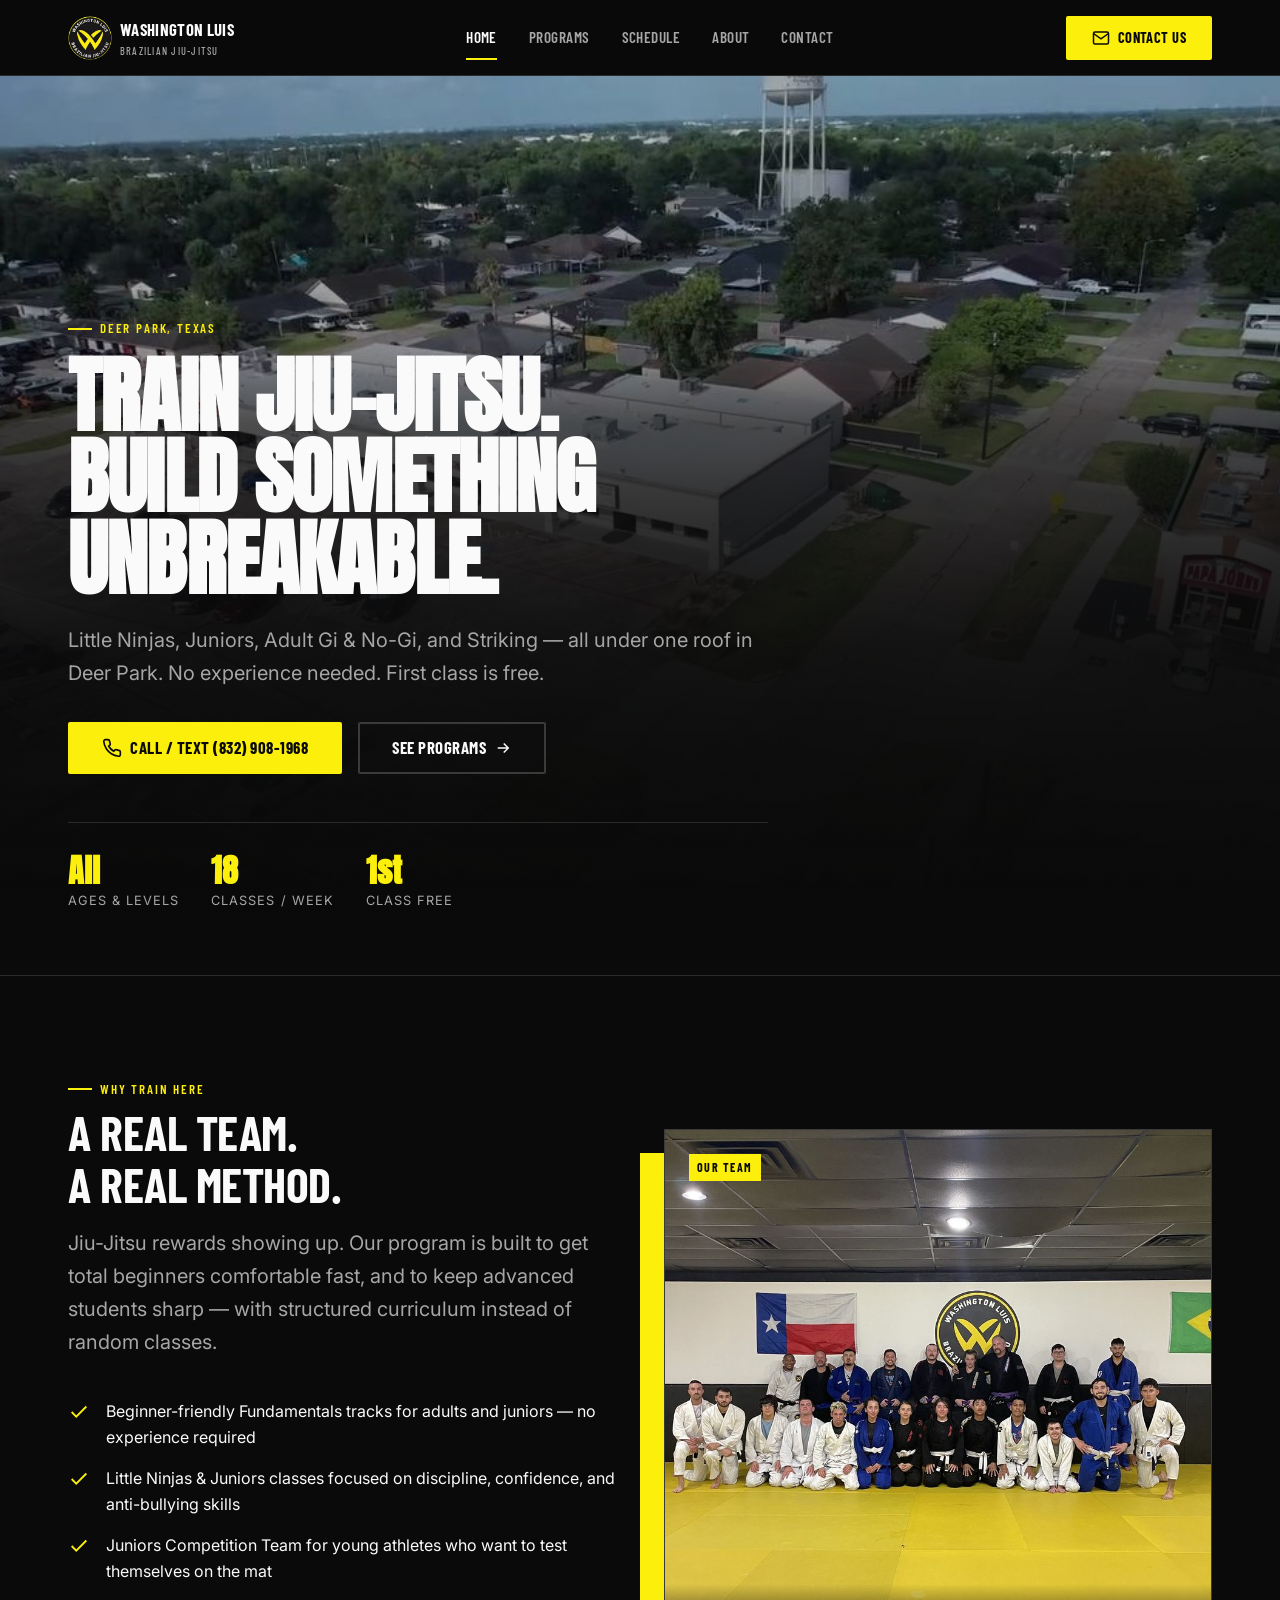
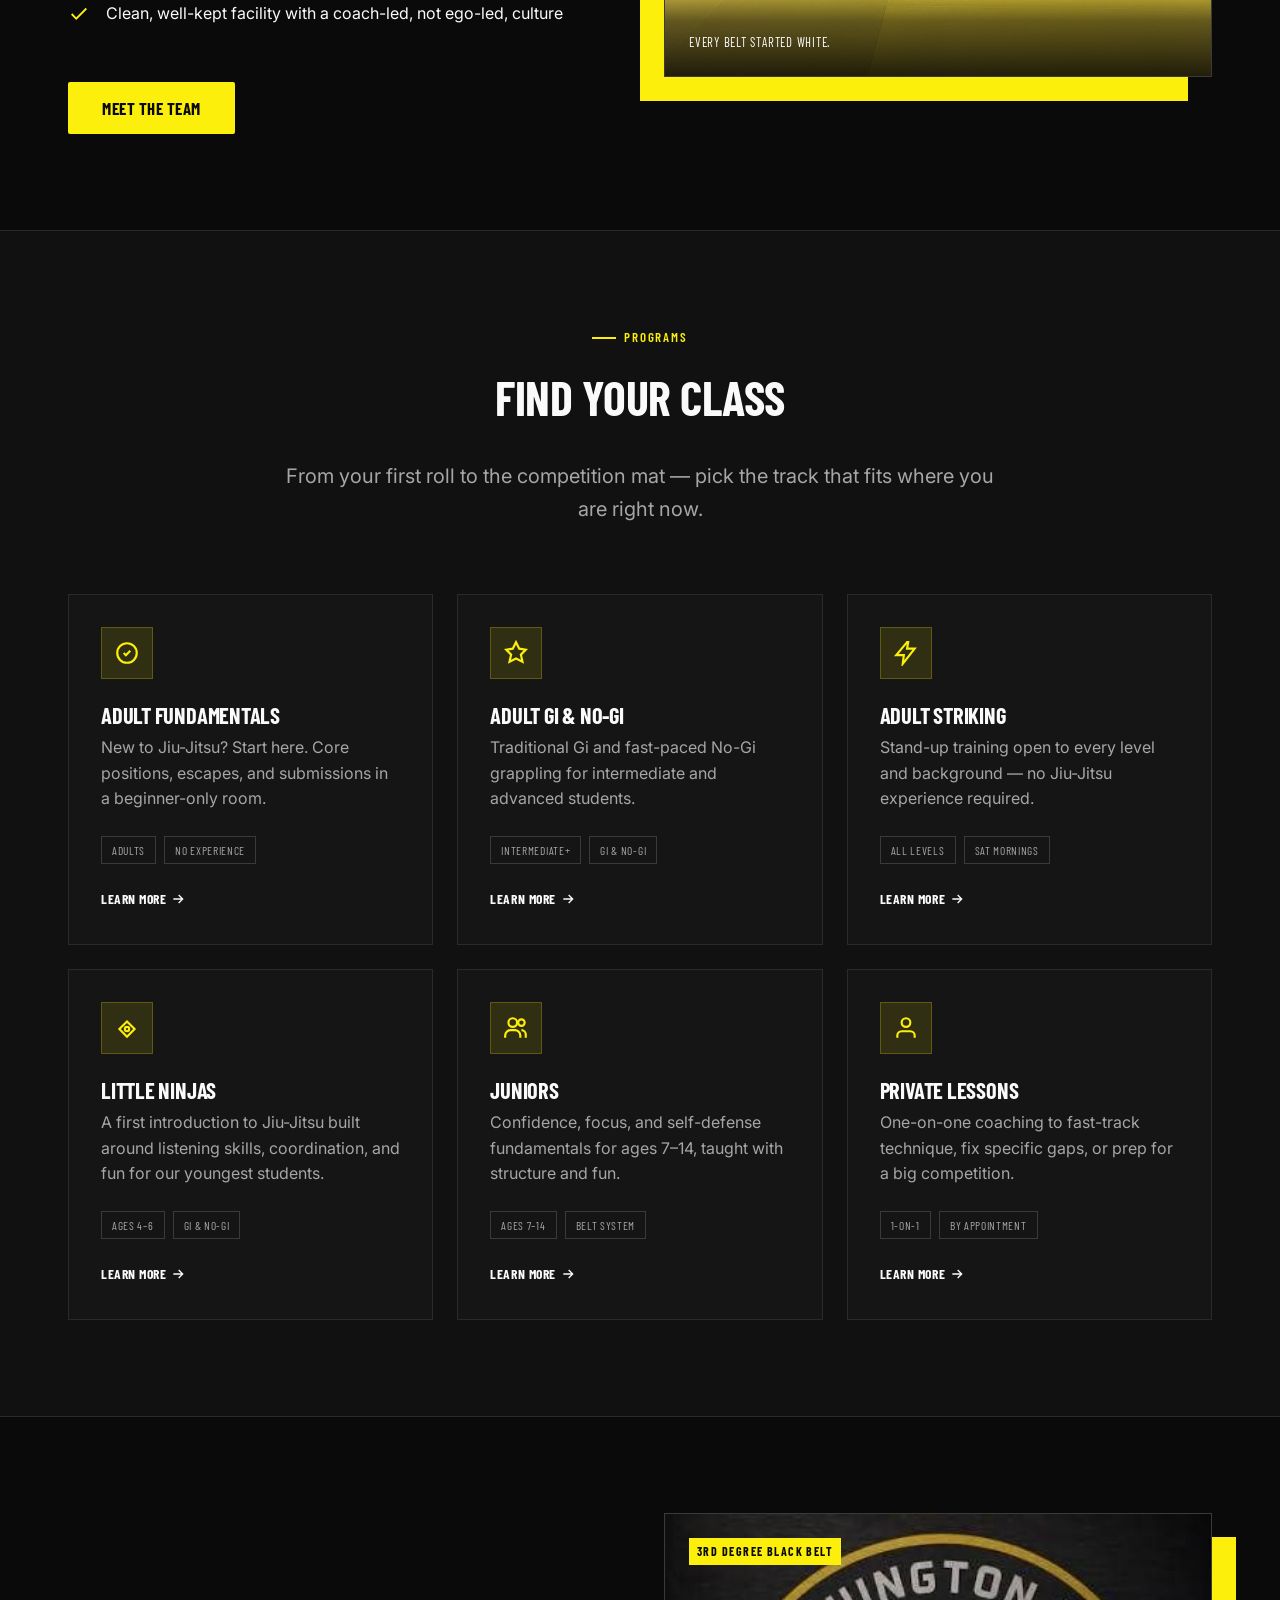
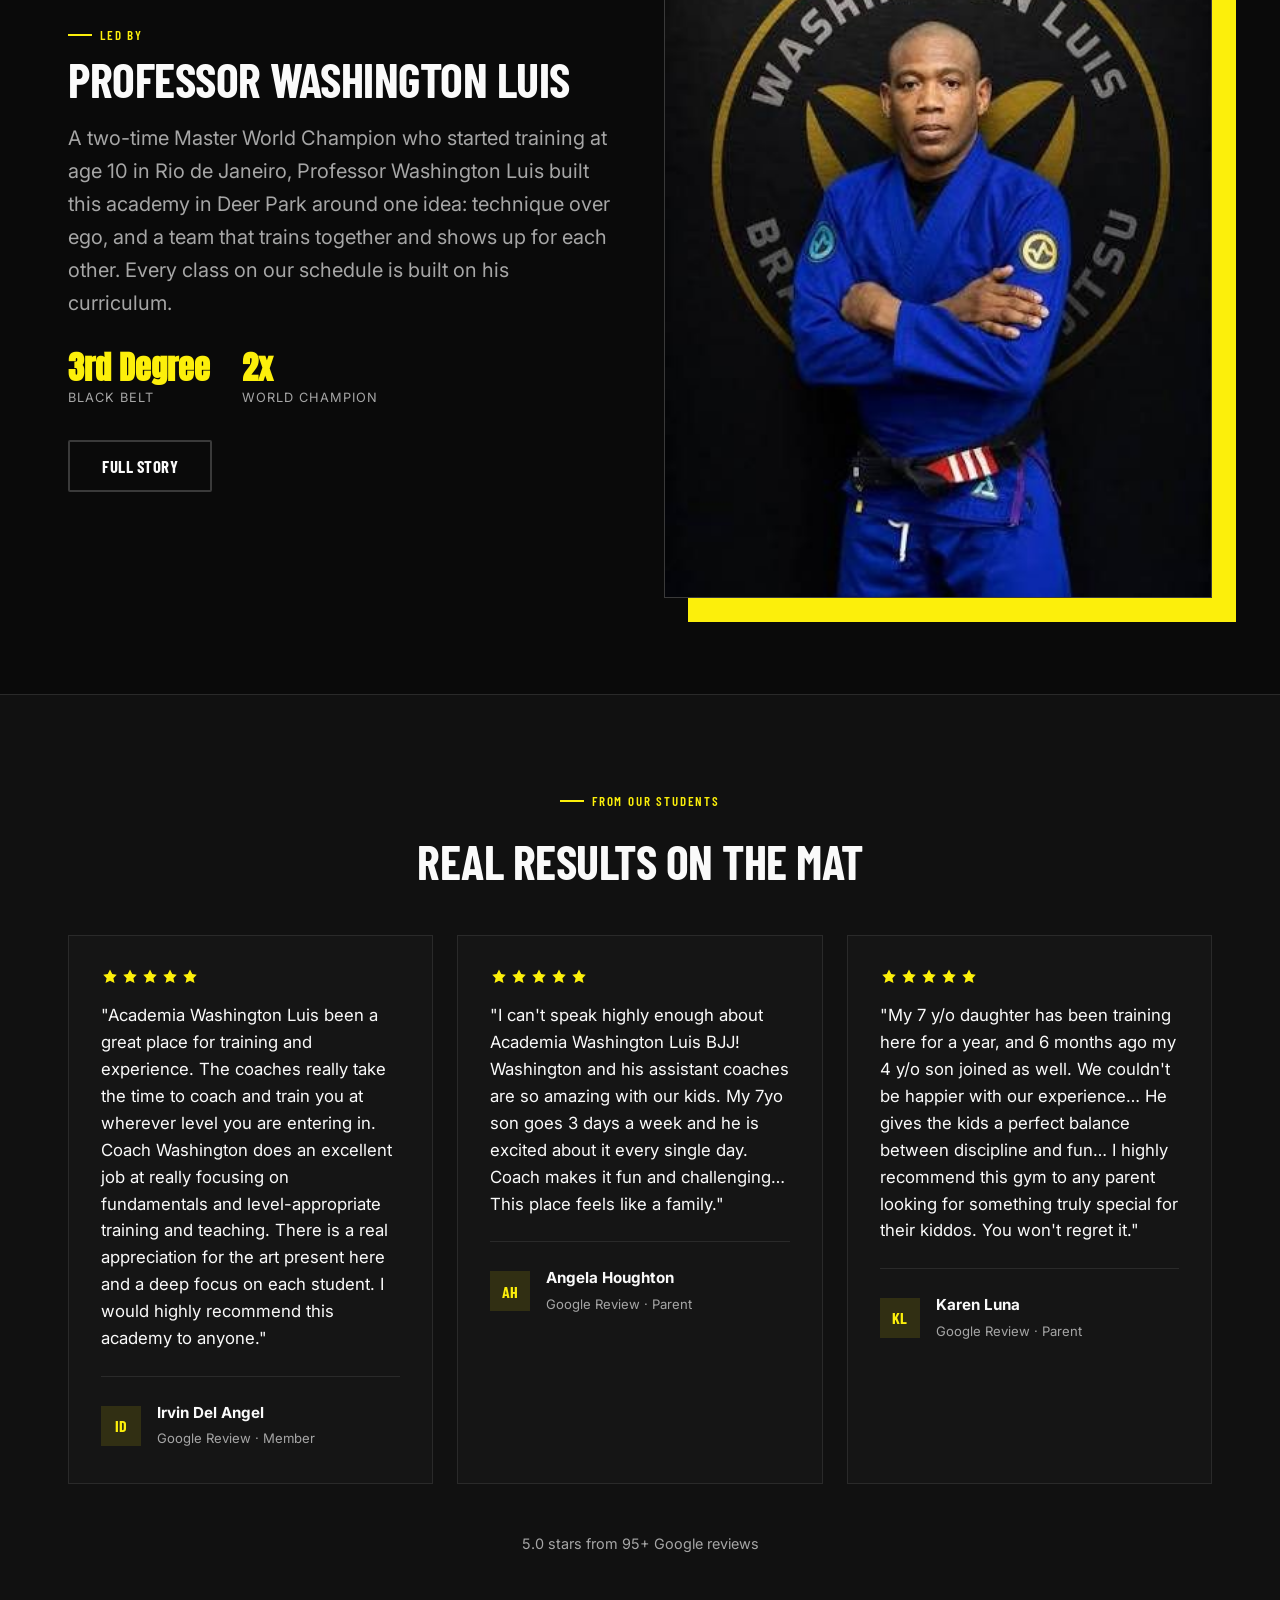
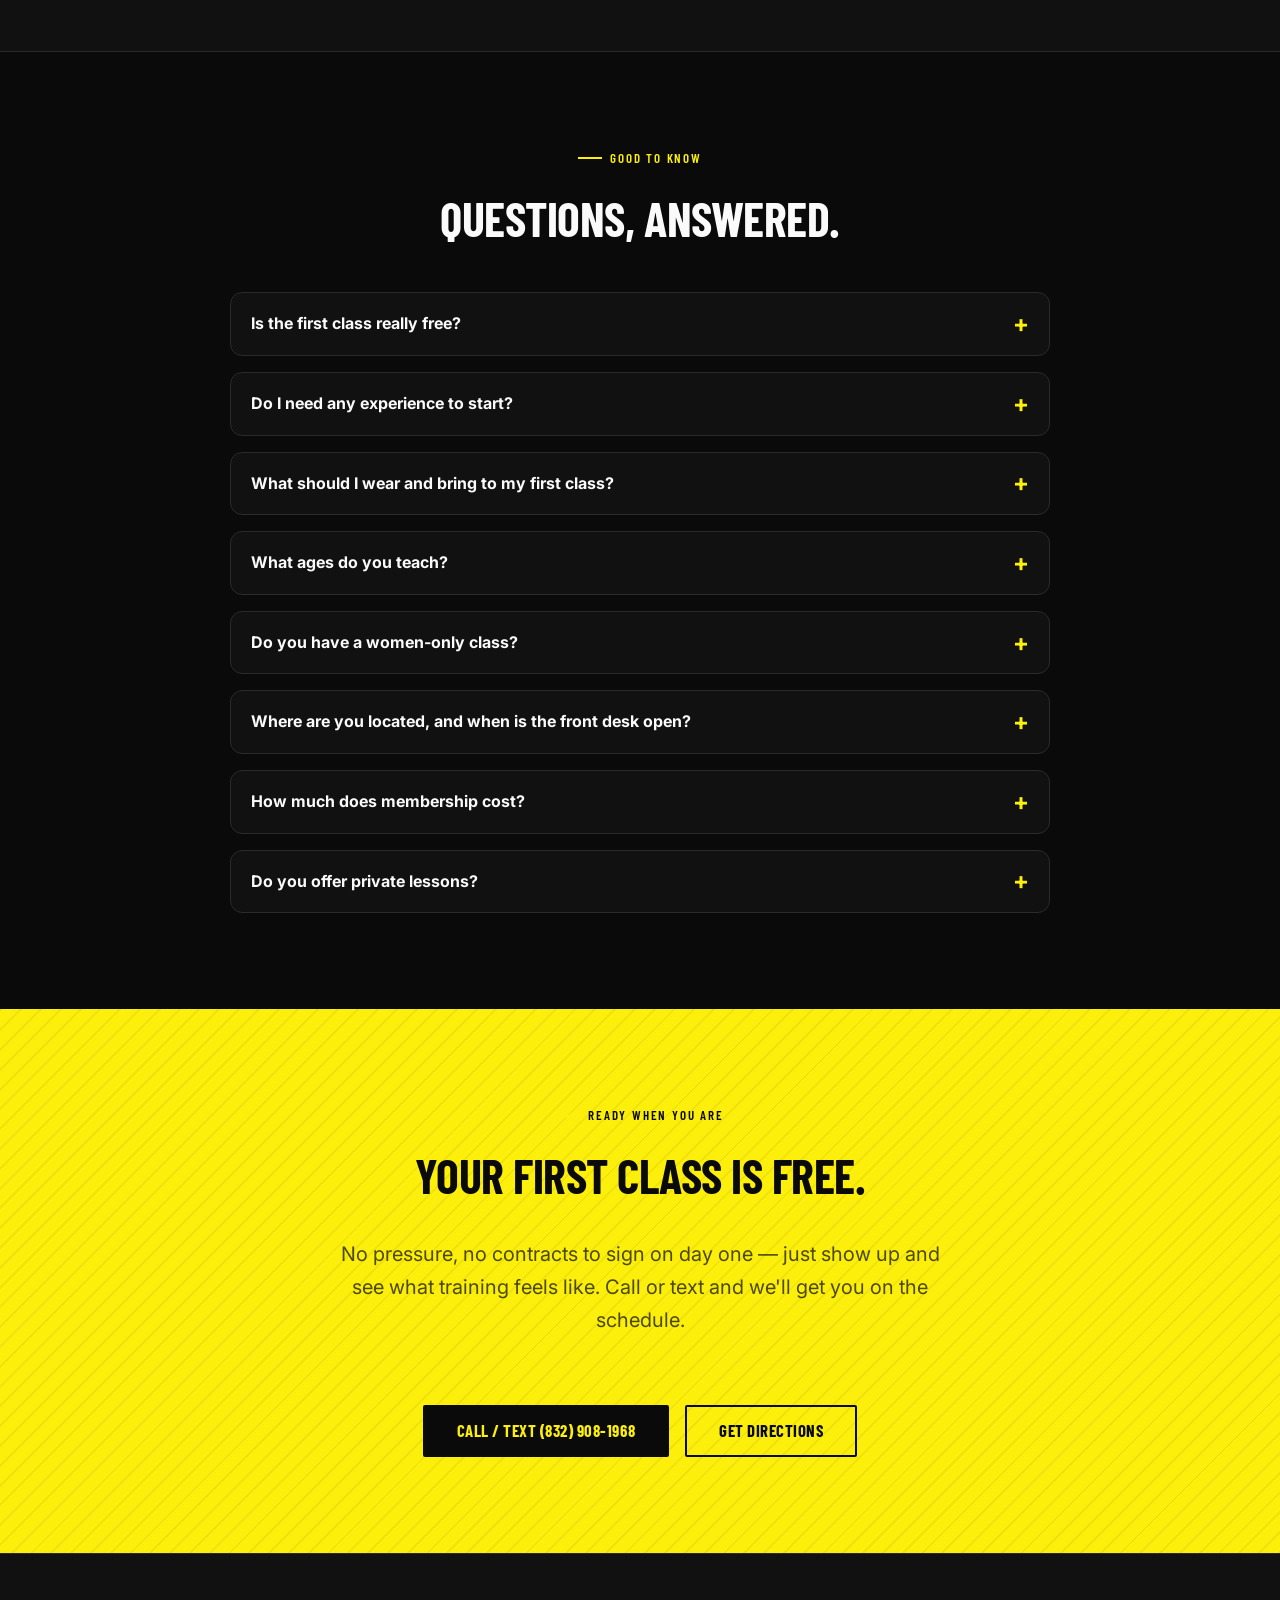
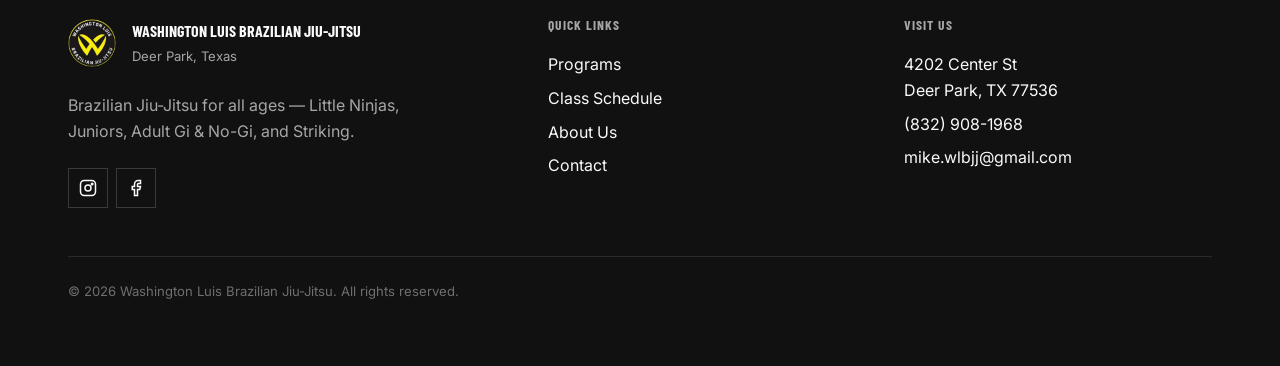
<file: index.html>
<!doctype html>
<html lang="en">
<head>
<meta charset="UTF-8">
<meta name="viewport" content="width=device-width, initial-scale=1">
<title>Brazilian Jiu-Jitsu in Deer Park, TX | Washington Luis BJJ</title>
<meta name="description" content="Brazilian Jiu-Jitsu for all ages in Deer Park, TX. Little Ninjas, Juniors, Adult Gi &amp; No-Gi, and Striking. Your first class is free — call or text to reserve your spot.">
<meta property="og:title" content="Brazilian Jiu-Jitsu in Deer Park, TX | Washington Luis BJJ">
<meta property="og:description" content="Real technique, real community. Little Ninjas, Juniors, Adult Gi &amp; No-Gi, and Striking in Deer Park, TX.">
<meta property="og:type" content="website">
<meta property="og:site_name" content="Washington Luis Brazilian Jiu-Jitsu">
<link rel="canonical" href="https://www.washingtonluisbjj.com/">
<meta property="og:url" content="https://www.washingtonluisbjj.com/">
<meta property="og:image" content="https://www.washingtonluisbjj.com/assets/og-image.jpg">
<meta name="twitter:card" content="summary_large_image">
<link rel="icon" href="assets/favicon.ico" sizes="any">
<link rel="icon" type="image/png" sizes="32x32" href="assets/favicon-32x32.png">
<link rel="icon" type="image/png" sizes="16x16" href="assets/favicon-16x16.png">
<link rel="apple-touch-icon" href="assets/apple-touch-icon.png">
<link rel="manifest" href="site.webmanifest">
<link rel="preconnect" href="https://fonts.googleapis.com">
<link rel="preconnect" href="https://fonts.gstatic.com" crossorigin>
<link rel="stylesheet" href="css/styles.css?v=23">
<script type="application/ld+json">
{
  "@context": "https://schema.org",
  "@type": "SportsActivityLocation",
  "additionalType": "https://schema.org/ExerciseGym",
  "name": "Washington Luis Brazilian Jiu-Jitsu",
  "alternateName": ["Washington Luis BJJ", "WLBJJ"],
  "image": "https://www.washingtonluisbjj.com/assets/og-image.jpg",
  "url": "https://www.washingtonluisbjj.com/",
  "telephone": "+1-832-908-1968",
  "email": "mike.wlbjj@gmail.com",
  "priceRange": "$$",
  "address": {
    "@type": "PostalAddress",
    "streetAddress": "4202 Center St",
    "addressLocality": "Deer Park",
    "addressRegion": "TX",
    "postalCode": "77536",
    "addressCountry": "US"
  },
  "openingHoursSpecification": [
    {"@type": "OpeningHoursSpecification", "dayOfWeek": ["Monday","Tuesday","Wednesday","Thursday","Friday"], "opens": "16:30", "closes": "20:30"},
    {"@type": "OpeningHoursSpecification", "dayOfWeek": "Saturday", "opens": "09:30", "closes": "12:30"}
  ],
  "sameAs": ["https://www.instagram.com/academy_wlbjj/", "https://www.facebook.com/academiawlbjj/"]
}
</script>
<script type="application/ld+json">
{
  "@context": "https://schema.org",
  "@graph": [
    {
      "@type": "WebSite",
      "@id": "https://www.washingtonluisbjj.com/#website",
      "url": "https://www.washingtonluisbjj.com/",
      "name": "Washington Luis Brazilian Jiu-Jitsu",
      "alternateName": [
        "Washington Luis BJJ",
        "WLBJJ"
      ],
      "inLanguage": "en-US"
    },
    {
      "@type": "WebPage",
      "@id": "https://www.washingtonluisbjj.com/#webpage",
      "url": "https://www.washingtonluisbjj.com/",
      "name": "Brazilian Jiu-Jitsu in Deer Park, TX | Washington Luis BJJ",
      "isPartOf": {
        "@id": "https://www.washingtonluisbjj.com/#website"
      },
      "dateModified": "2026-10-13"
    }
  ]
}
</script>
<script type="application/ld+json">
{
  "@context": "https://schema.org",
  "@type": "FAQPage",
  "mainEntity": [
    {
      "@type": "Question",
      "name": "Is the first class really free?",
      "acceptedAnswer": {
        "@type": "Answer",
        "text": "Yes. Your first class at Washington Luis Brazilian Jiu-Jitsu is free. Call or text (832) 908-1968, or use the contact form, and we will get you on the schedule."
      }
    },
    {
      "@type": "Question",
      "name": "Do I need any experience to start?",
      "acceptedAnswer": {
        "@type": "Answer",
        "text": "No. Adult Fundamentals meets Fridays at 6:30 PM and is built for first-timers, in a class made up of other beginners. Adult Striking on Saturdays is open to every level, with no Jiu-Jitsu experience required."
      }
    },
    {
      "@type": "Question",
      "name": "What should I wear and bring to my first class?",
      "acceptedAnswer": {
        "@type": "Answer",
        "text": "Wear athletic clothing. A gi is provided for your first visit if you do not have one. Bring a water bottle and a towel, and arrive 10 to 15 minutes early to fill out a quick waiver."
      }
    },
    {
      "@type": "Question",
      "name": "What ages do you teach?",
      "acceptedAnswer": {
        "@type": "Answer",
        "text": "We teach all ages: Little Ninjas for ages 4 to 6, Juniors Gi and No-Gi for ages 7 to 14, a Juniors Competition Team by coach recommendation, and adult classes in Gi, No-Gi, Striking and Women Only Jiu Jitsu."
      }
    },
    {
      "@type": "Question",
      "name": "Do you have a women-only class?",
      "acceptedAnswer": {
        "@type": "Answer",
        "text": "Yes. Adult Women Only Jiu Jitsu meets Fridays at 5:30 PM and is open to all experience levels."
      }
    },
    {
      "@type": "Question",
      "name": "Where are you located, and when is the front desk open?",
      "acceptedAnswer": {
        "@type": "Answer",
        "text": "We are at 4202 Center St, Deer Park, TX 77536. Front desk hours are Monday to Friday 4:30 PM to 8:30 PM and Saturday 9:30 AM to 12:30 PM. We are closed Sundays."
      }
    },
    {
      "@type": "Question",
      "name": "How much does membership cost?",
      "acceptedAnswer": {
        "@type": "Answer",
        "text": "Membership options are flexible: kids-only, adults-only, or full access. Call or text (832) 908-1968 and we will walk you through current pricing and the plan that fits your schedule."
      }
    },
    {
      "@type": "Question",
      "name": "Do you offer private lessons?",
      "acceptedAnswer": {
        "@type": "Answer",
        "text": "Yes. Private lessons are available by appointment for members and non-members alike. Call or text to set one up."
      }
    }
  ]
}
</script>
<!-- GA4 ANALYTICS: add your Measurement ID and uncomment to activate.
<script async src="https://www.googletagmanager.com/gtag/js?id=G-XXXXXXXXXX"></script>
<script>
  window.dataLayer = window.dataLayer || [];
  function gtag(){dataLayer.push(arguments);}
  gtag('js', new Date());
  gtag('config', 'G-XXXXXXXXXX');
</script>
-->
</head>
<body>
<a class="skip-link" href="#main">Skip to content</a>

<!-- ============ HEADER ============ -->
<header class="site-header">
  <div class="container">
    <a class="brand" href="index.html">
      <img src="assets/logo-nav.png" width="44" height="44" alt="Washington Luis Brazilian Jiu-Jitsu logo">
      <span>Washington Luis<span class="brand-sub">Brazilian Jiu-Jitsu</span></span>
    </a>

    <nav class="nav-links" aria-label="Primary">
      <a href="index.html">Home</a>
      <a href="programs.html">Programs</a>
      <a href="schedule.html">Schedule</a>
      <a href="about.html">About</a>
      <a href="contact.html">Contact</a>
    </nav>

    <div class="header-cta">
      <a class="btn btn-primary btn-sm" href="contact.html">
        <svg viewBox="0 0 24 24" fill="none" stroke="currentColor" stroke-width="2" width="18" height="18"><rect x="2" y="4" width="20" height="16" rx="2"/><path d="m22 6-10 7L2 6"/></svg>
        Contact Us
      </a>
    </div>

    <button class="nav-toggle" aria-label="Open menu" aria-expanded="false" aria-controls="mobile-nav">
      <svg viewBox="0 0 24 24" fill="none" stroke="currentColor" stroke-width="2" width="22" height="22"><line x1="4" y1="7" x2="20" y2="7"/><line x1="4" y1="12" x2="20" y2="12"/><line x1="4" y1="17" x2="20" y2="17"/></svg>
    </button>
  </div>
</header>

<nav class="mobile-nav" id="mobile-nav" aria-label="Mobile">
  <a href="index.html">Home</a>
  <a href="programs.html">Programs</a>
  <a href="schedule.html">Schedule</a>
  <a href="about.html">About</a>
  <a href="contact.html">Contact</a>
  <a class="btn btn-primary btn-block" href="tel:+18329081968">Call / Text Now</a>
</nav>

<main id="main">

  <!-- ============ HERO — full-bleed background video, above the fold ============ -->
  <section class="hero">
    <video
      id="hero-video"
      class="hero-video-el"
      autoplay
      muted
      loop
      playsinline
      preload="auto"
      poster="assets/hero-poster.jpg"
      aria-hidden="true">
      <source src="assets/hero-loop.mp4" type="video/mp4">
    </video>
    <div class="hero-tint" aria-hidden="true"></div>
    <div class="hero-scrim" aria-hidden="true"></div>

    <div class="container hero-inner">
      <div class="hero-copy">
        <span class="eyebrow">Deer Park, Texas</span>
        <h1 class="h-display">Train Jiu-Jitsu.<br>Build Something<br>Unbreakable.</h1>
        <p class="lede">Little Ninjas, Juniors, Adult Gi &amp; No-Gi, and Striking — all under one roof in Deer Park. No experience needed. First class is free.</p>
        <div class="hero-actions">
          <a class="btn btn-primary" href="tel:+18329081968">
            <svg viewBox="0 0 24 24" fill="none" stroke="currentColor" stroke-width="2" width="20" height="20"><path d="M22 16.92v3a2 2 0 0 1-2.18 2 19.79 19.79 0 0 1-8.63-3.07 19.5 19.5 0 0 1-6-6 19.79 19.79 0 0 1-3.07-8.67A2 2 0 0 1 4.11 2h3a2 2 0 0 1 2 1.72c.127.96.362 1.903.7 2.81a2 2 0 0 1-.45 2.11L8.09 9.91a16 16 0 0 0 6 6l1.27-1.27a2 2 0 0 1 2.11-.45c.907.338 1.85.573 2.81.7A2 2 0 0 1 22 16.92z"/></svg>
            Call / Text (832) 908-1968
          </a>
          <a class="btn btn-outline" href="programs.html">
            See Programs
            <svg viewBox="0 0 24 24" fill="none" stroke="currentColor" stroke-width="2" width="18" height="18"><path d="M5 12h14M13 6l6 6-6 6"/></svg>
          </a>
        </div>

        <div class="hero-trust">
          <div class="stat"><b>All</b><span>Ages &amp; Levels</span></div>
          <div class="stat"><b data-count="18">0</b><span>Classes / Week</span></div>
          <div class="stat"><b>1st</b><span>Class Free</span></div>
        </div>
      </div>
    </div>
  </section>

  <!-- ============ WHY WLBJJ ============ -->
  <section>
    <div class="container split">
      <div data-reveal>
        <span class="eyebrow">Why Train Here</span>
        <h2 class="h-section mt-2">A Real Team.<br>A Real Method.</h2>
        <p class="lede mt-3">Jiu-Jitsu rewards showing up. Our program is built to get total beginners comfortable fast, and to keep advanced students sharp — with structured curriculum instead of random classes.</p>
        <ul class="check-list mt-5">
          <li>
            <svg viewBox="0 0 24 24" fill="none" stroke="currentColor" stroke-width="2"><path d="M20 6L9 17l-5-5"/></svg>
            <span>Beginner-friendly Fundamentals tracks for adults and juniors — no experience required</span>
          </li>
          <li>
            <svg viewBox="0 0 24 24" fill="none" stroke="currentColor" stroke-width="2"><path d="M20 6L9 17l-5-5"/></svg>
            <span>Little Ninjas &amp; Juniors classes focused on discipline, confidence, and anti-bullying skills</span>
          </li>
          <li>
            <svg viewBox="0 0 24 24" fill="none" stroke="currentColor" stroke-width="2"><path d="M20 6L9 17l-5-5"/></svg>
            <span>Juniors Competition Team for young athletes who want to test themselves on the mat</span>
          </li>
          <li>
            <svg viewBox="0 0 24 24" fill="none" stroke="currentColor" stroke-width="2"><path d="M20 6L9 17l-5-5"/></svg>
            <span>Clean, well-kept facility with a coach-led, not ego-led, culture</span>
          </li>
        </ul>
        <a class="btn btn-primary mt-6" href="about.html">Meet the Team</a>
      </div>

      <div class="hero-poster" data-reveal style="aspect-ratio:1/1;box-shadow:-24px 24px 0 0 var(--color-yellow);padding:0;overflow:hidden;">
        <img src="assets/adult-class-group.jpg" alt="The Washington Luis Brazilian Jiu-Jitsu team, students and coaches together on the mat" style="width:100%;height:100%;object-fit:cover;object-position:top center;" loading="lazy" decoding="async">
        <span class="poster-tag" style="position:absolute;">Our Team</span>
        <span class="poster-caption" style="position:absolute;">Every belt started white.</span>
      </div>
    </div>
  </section>

  <!-- ============ PROGRAMS PREVIEW ============ -->
  <section class="section-alt">
    <div class="container">
      <div class="section-head center" data-reveal>
        <span class="eyebrow">Programs</span>
        <h2 class="h-section">Find Your Class</h2>
        <p class="lede">From your first roll to the competition mat — pick the track that fits where you are right now.</p>
      </div>

      <div class="card-grid cols-3" data-reveal-group>
        <article class="info-card" data-reveal>
          <div class="card-icon">
            <svg viewBox="0 0 24 24" fill="none" stroke="currentColor" stroke-width="2"><path d="M9 12l2 2 4-4"/><circle cx="12" cy="12" r="9"/></svg>
          </div>
          <h3 class="h-card">Adult Fundamentals</h3>
          <p>New to Jiu-Jitsu? Start here. Core positions, escapes, and submissions in a beginner-only room.</p>
          <div class="card-meta"><span class="tag">Adults</span><span class="tag">No Experience</span></div>
          <a class="card-link stretched" href="programs.html#adult-fundamentals">Learn more
            <svg viewBox="0 0 24 24" fill="none" stroke="currentColor" stroke-width="2"><path d="M5 12h14M13 6l6 6-6 6"/></svg>
          </a>
        </article>

        <article class="info-card" data-reveal>
          <div class="card-icon">
            <svg viewBox="0 0 24 24" fill="none" stroke="currentColor" stroke-width="2"><path d="M12 2l3 6 6 1-4.5 4.5L18 20l-6-3-6 3 1.5-6.5L3 9l6-1 3-6z"/></svg>
          </div>
          <h3 class="h-card">Adult Gi &amp; No-Gi</h3>
          <p>Traditional Gi and fast-paced No-Gi grappling for intermediate and advanced students.</p>
          <div class="card-meta"><span class="tag">Intermediate+</span><span class="tag">Gi &amp; No-Gi</span></div>
          <a class="card-link stretched" href="programs.html#adult">Learn more
            <svg viewBox="0 0 24 24" fill="none" stroke="currentColor" stroke-width="2"><path d="M5 12h14M13 6l6 6-6 6"/></svg>
          </a>
        </article>

        <article class="info-card" data-reveal>
          <div class="card-icon">
            <svg viewBox="0 0 24 24" fill="none" stroke="currentColor" stroke-width="2"><path d="M13 2L3 14h7l-1 8 11-14h-7l1-6z"/></svg>
          </div>
          <h3 class="h-card">Adult Striking</h3>
          <p>Stand-up training open to every level and background &mdash; no Jiu-Jitsu experience required.</p>
          <div class="card-meta"><span class="tag">All Levels</span><span class="tag">Sat Mornings</span></div>
          <a class="card-link stretched" href="programs.html#striking">Learn more
            <svg viewBox="0 0 24 24" fill="none" stroke="currentColor" stroke-width="2"><path d="M5 12h14M13 6l6 6-6 6"/></svg>
          </a>
        </article>

        <article class="info-card" data-reveal>
          <div class="card-icon">
            <svg viewBox="0 0 24 24" fill="none" stroke="currentColor" stroke-width="2"><path d="M12 20l-7-7 7-7 7 7-7 7z"/><circle cx="12" cy="13" r="2"/></svg>
          </div>
          <h3 class="h-card">Little Ninjas</h3>
          <p>A first introduction to Jiu-Jitsu built around listening skills, coordination, and fun for our youngest students.</p>
          <div class="card-meta"><span class="tag">Ages 4&ndash;6</span><span class="tag">Gi &amp; No-Gi</span></div>
          <a class="card-link stretched" href="programs.html#little-ninjas">Learn more
            <svg viewBox="0 0 24 24" fill="none" stroke="currentColor" stroke-width="2"><path d="M5 12h14M13 6l6 6-6 6"/></svg>
          </a>
        </article>

        <article class="info-card" data-reveal>
          <div class="card-icon">
            <svg viewBox="0 0 24 24" fill="none" stroke="currentColor" stroke-width="2"><circle cx="9" cy="7" r="4"/><circle cx="17" cy="7" r="3"/><path d="M2 21v-2a5 5 0 0 1 5-5h4a5 5 0 0 1 5 5v2"/><path d="M17 14a4 4 0 0 1 4 4v3"/></svg>
          </div>
          <h3 class="h-card">Juniors</h3>
          <p>Confidence, focus, and self-defense fundamentals for ages 7&ndash;14, taught with structure and fun.</p>
          <div class="card-meta"><span class="tag">Ages 7&ndash;14</span><span class="tag">Belt System</span></div>
          <a class="card-link stretched" href="programs.html#juniors">Learn more
            <svg viewBox="0 0 24 24" fill="none" stroke="currentColor" stroke-width="2"><path d="M5 12h14M13 6l6 6-6 6"/></svg>
          </a>
        </article>

        <article class="info-card" data-reveal>
          <div class="card-icon">
            <svg viewBox="0 0 24 24" fill="none" stroke="currentColor" stroke-width="2"><path d="M20 21v-2a4 4 0 0 0-4-4H8a4 4 0 0 0-4 4v2"/><circle cx="12" cy="7" r="4"/></svg>
          </div>
          <h3 class="h-card">Private Lessons</h3>
          <p>One-on-one coaching to fast-track technique, fix specific gaps, or prep for a big competition.</p>
          <div class="card-meta"><span class="tag">1-on-1</span><span class="tag">By Appointment</span></div>
          <a class="card-link stretched" href="programs.html#private">Learn more
            <svg viewBox="0 0 24 24" fill="none" stroke="currentColor" stroke-width="2"><path d="M5 12h14M13 6l6 6-6 6"/></svg>
          </a>
        </article>
      </div>
    </div>
  </section>

  <!-- ============ INSTRUCTOR SPOTLIGHT ============ -->
  <section>
    <div class="container split reverse">
      <div class="hero-poster" data-reveal style="aspect-ratio:4/5;box-shadow:24px 24px 0 0 var(--color-yellow);padding:0;overflow:hidden;">
        <img src="assets/instructor-washington-luis.jpg" alt="Professor Washington Luis, head instructor and founder of Washington Luis Brazilian Jiu-Jitsu" style="width:100%;height:100%;object-fit:cover;object-position:top center;" loading="lazy" decoding="async">
        <span class="poster-tag" style="position:absolute;">3rd Degree Black Belt</span>
      </div>
      <div data-reveal>
        <span class="eyebrow">Led By</span>
        <h2 class="h-section mt-2">Professor Washington Luis</h2>
        <p class="lede mt-3">A two-time Master World Champion who started training at age 10 in Rio de Janeiro, Professor Washington Luis built this academy in Deer Park around one idea: technique over ego, and a team that trains together and shows up for each other. Every class on our schedule is built on his curriculum.</p>
        <div class="hero-trust" style="border-top:none;padding-top:0;margin-top:var(--space-5);">
          <div class="stat"><b>3rd Degree</b><span>Black Belt</span></div>
          <div class="stat"><b>2x</b><span>World Champion</span></div>
        </div>
        <a class="btn btn-outline mt-5" href="about.html">Full Story</a>
      </div>
    </div>
  </section>

  <!-- ============ TESTIMONIALS ============ -->
  <section class="section-alt">
    <div class="container">
      <div class="section-head center" data-reveal>
        <span class="eyebrow">From Our Students</span>
        <h2 class="h-section">Real Results On The Mat</h2>
      </div>

      <div class="card-grid cols-3" data-reveal-group>
        <div class="testimonial" data-reveal>
          <div class="stars" aria-hidden="true">
            <svg viewBox="0 0 24 24" fill="currentColor"><path d="M12 2l3 6 6 1-4.5 4.5L18 20l-6-3-6 3 1.5-6.5L3 9l6-1 3-6z"/></svg>
            <svg viewBox="0 0 24 24" fill="currentColor"><path d="M12 2l3 6 6 1-4.5 4.5L18 20l-6-3-6 3 1.5-6.5L3 9l6-1 3-6z"/></svg>
            <svg viewBox="0 0 24 24" fill="currentColor"><path d="M12 2l3 6 6 1-4.5 4.5L18 20l-6-3-6 3 1.5-6.5L3 9l6-1 3-6z"/></svg>
            <svg viewBox="0 0 24 24" fill="currentColor"><path d="M12 2l3 6 6 1-4.5 4.5L18 20l-6-3-6 3 1.5-6.5L3 9l6-1 3-6z"/></svg>
            <svg viewBox="0 0 24 24" fill="currentColor"><path d="M12 2l3 6 6 1-4.5 4.5L18 20l-6-3-6 3 1.5-6.5L3 9l6-1 3-6z"/></svg>
          </div>
          <blockquote>"Academia Washington Luis been a great place for training and experience. The coaches really take the time to coach and train you at wherever level you are entering in. Coach Washington does an excellent job at really focusing on fundamentals and level-appropriate training and teaching. There is a real appreciation for the art present here and a deep focus on each student. I would highly recommend this academy to anyone."</blockquote>
          <div class="author">
            <div class="avatar">ID</div>
            <div><b>Irvin Del Angel</b><span>Google Review &middot; Member</span></div>
          </div>
        </div>

        <div class="testimonial" data-reveal>
          <div class="stars" aria-hidden="true">
            <svg viewBox="0 0 24 24" fill="currentColor"><path d="M12 2l3 6 6 1-4.5 4.5L18 20l-6-3-6 3 1.5-6.5L3 9l6-1 3-6z"/></svg>
            <svg viewBox="0 0 24 24" fill="currentColor"><path d="M12 2l3 6 6 1-4.5 4.5L18 20l-6-3-6 3 1.5-6.5L3 9l6-1 3-6z"/></svg>
            <svg viewBox="0 0 24 24" fill="currentColor"><path d="M12 2l3 6 6 1-4.5 4.5L18 20l-6-3-6 3 1.5-6.5L3 9l6-1 3-6z"/></svg>
            <svg viewBox="0 0 24 24" fill="currentColor"><path d="M12 2l3 6 6 1-4.5 4.5L18 20l-6-3-6 3 1.5-6.5L3 9l6-1 3-6z"/></svg>
            <svg viewBox="0 0 24 24" fill="currentColor"><path d="M12 2l3 6 6 1-4.5 4.5L18 20l-6-3-6 3 1.5-6.5L3 9l6-1 3-6z"/></svg>
          </div>
          <blockquote>"I can't speak highly enough about Academia Washington Luis BJJ! Washington and his assistant coaches are so amazing with our kids. My 7yo son goes 3 days a week and he is excited about it every single day. Coach makes it fun and challenging&hellip; This place feels like a family."</blockquote>
          <div class="author">
            <div class="avatar">AH</div>
            <div><b>Angela Houghton</b><span>Google Review &middot; Parent</span></div>
          </div>
        </div>

        <div class="testimonial" data-reveal>
          <div class="stars" aria-hidden="true">
            <svg viewBox="0 0 24 24" fill="currentColor"><path d="M12 2l3 6 6 1-4.5 4.5L18 20l-6-3-6 3 1.5-6.5L3 9l6-1 3-6z"/></svg>
            <svg viewBox="0 0 24 24" fill="currentColor"><path d="M12 2l3 6 6 1-4.5 4.5L18 20l-6-3-6 3 1.5-6.5L3 9l6-1 3-6z"/></svg>
            <svg viewBox="0 0 24 24" fill="currentColor"><path d="M12 2l3 6 6 1-4.5 4.5L18 20l-6-3-6 3 1.5-6.5L3 9l6-1 3-6z"/></svg>
            <svg viewBox="0 0 24 24" fill="currentColor"><path d="M12 2l3 6 6 1-4.5 4.5L18 20l-6-3-6 3 1.5-6.5L3 9l6-1 3-6z"/></svg>
            <svg viewBox="0 0 24 24" fill="currentColor"><path d="M12 2l3 6 6 1-4.5 4.5L18 20l-6-3-6 3 1.5-6.5L3 9l6-1 3-6z"/></svg>
          </div>
          <blockquote>"My 7 y/o daughter has been training here for a year, and 6 months ago my 4 y/o son joined as well. We couldn't be happier with our experience&hellip; He gives the kids a perfect balance between discipline and fun&hellip; I highly recommend this gym to any parent looking for something truly special for their kiddos. You won't regret it."</blockquote>
          <div class="author">
            <div class="avatar">KL</div>
            <div><b>Karen Luna</b><span>Google Review &middot; Parent</span></div>
          </div>
        </div>
      </div>

      <div class="flex items-center gap-2 mt-6" style="justify-content:center;">
        <span class="text-muted" style="font-size:0.9rem;">5.0 stars from 95+ Google reviews</span>
      </div>
    </div>
  </section>

  <!-- ============ FAQ ============ -->
  <section id="faq">
    <div class="container">
      <div class="section-head center" data-reveal>
        <span class="eyebrow">Good To Know</span>
        <h2 class="h-section">Questions, Answered.</h2>
      </div>
      <div class="faq" data-reveal>
        <details class="faq-item"><summary>Is the first class really free?</summary><p>Yes. Your first class at Washington Luis Brazilian Jiu-Jitsu is free. Call or text (832) 908-1968, or use the contact form, and we will get you on the schedule.</p></details>
        <details class="faq-item"><summary>Do I need any experience to start?</summary><p>No. Adult Fundamentals meets Fridays at 6:30 PM and is built for first-timers, in a class made up of other beginners. Adult Striking on Saturdays is open to every level, with no Jiu-Jitsu experience required.</p></details>
        <details class="faq-item"><summary>What should I wear and bring to my first class?</summary><p>Wear athletic clothing. A gi is provided for your first visit if you do not have one. Bring a water bottle and a towel, and arrive 10 to 15 minutes early to fill out a quick waiver.</p></details>
        <details class="faq-item"><summary>What ages do you teach?</summary><p>We teach all ages: Little Ninjas for ages 4 to 6, Juniors Gi and No-Gi for ages 7 to 14, a Juniors Competition Team by coach recommendation, and adult classes in Gi, No-Gi, Striking and Women Only Jiu Jitsu.</p></details>
        <details class="faq-item"><summary>Do you have a women-only class?</summary><p>Yes. Adult Women Only Jiu Jitsu meets Fridays at 5:30 PM and is open to all experience levels.</p></details>
        <details class="faq-item"><summary>Where are you located, and when is the front desk open?</summary><p>We are at 4202 Center St, Deer Park, TX 77536. Front desk hours are Monday to Friday 4:30 PM to 8:30 PM and Saturday 9:30 AM to 12:30 PM. We are closed Sundays.</p></details>
        <details class="faq-item"><summary>How much does membership cost?</summary><p>Membership options are flexible: kids-only, adults-only, or full access. Call or text (832) 908-1968 and we will walk you through current pricing and the plan that fits your schedule.</p></details>
        <details class="faq-item"><summary>Do you offer private lessons?</summary><p>Yes. Private lessons are available by appointment for members and non-members alike. Call or text to set one up.</p></details>
      </div>
    </div>
  </section>

  <!-- ============ FINAL CTA ============ -->
  <section class="cta-band">
    <div class="container section-head center" data-reveal>
      <span class="eyebrow" style="color:#0A0A0A">Ready When You Are</span>
      <h2 class="h-section">Your First Class Is Free.</h2>
      <p class="lede">No pressure, no contracts to sign on day one — just show up and see what training feels like. Call or text and we'll get you on the schedule.</p>
      <div class="hero-actions" style="justify-content:center">
        <a class="btn btn-primary" href="tel:+18329081968">Call / Text (832) 908-1968</a>
        <a class="btn btn-outline" href="contact.html">Get Directions</a>
      </div>
    </div>
  </section>

</main>

<!-- ============ FOOTER ============ -->
<footer class="site-footer">
  <div class="container">
    <div class="footer-grid">
      <div>
        <div class="footer-brand">
          <img src="assets/logo-nav.png" width="44" height="44" alt="Washington Luis Brazilian Jiu-Jitsu logo">
          <div>
            <b>Washington Luis Brazilian Jiu-Jitsu</b>
            <span>Deer Park, Texas</span>
          </div>
        </div>
        <p class="text-muted mt-4" style="max-width:36ch;">Brazilian Jiu-Jitsu for all ages — Little Ninjas, Juniors, Adult Gi &amp; No-Gi, and Striking.</p>
        <div class="social-row mt-4">
          <a href="https://www.instagram.com/academy_wlbjj/" target="_blank" rel="noopener" aria-label="Instagram"><svg viewBox="0 0 24 24" fill="none" stroke="currentColor" stroke-width="2"><rect x="2" y="2" width="20" height="20" rx="5"/><circle cx="12" cy="12" r="4"/><circle cx="17.5" cy="6.5" r="1"/></svg></a>
          
          <a href="https://www.facebook.com/academiawlbjj/" target="_blank" rel="noopener" aria-label="Facebook"><svg viewBox="0 0 24 24" fill="none" stroke="currentColor" stroke-width="2"><path d="M18 2h-3a5 5 0 0 0-5 5v3H7v4h3v8h4v-8h3l1-4h-4V7a1 1 0 0 1 1-1h3z"/></svg></a>
        </div>
      </div>

      <div class="footer-col">
        <h4>Quick Links</h4>
        <ul>
          <li><a href="programs.html">Programs</a></li>
          <li><a href="schedule.html">Class Schedule</a></li>
          <li><a href="about.html">About Us</a></li>
          <li><a href="contact.html">Contact</a></li>
        </ul>
      </div>

      <div class="footer-col">
        <h4>Visit Us</h4>
        <ul>
          <li>4202 Center St<br>Deer Park, TX 77536</li>
          <li><a href="tel:+18329081968">(832) 908-1968</a></li>
          <li><a href="mailto:mike.wlbjj@gmail.com">mike.wlbjj@gmail.com</a></li>
        </ul>
      </div>
    </div>

    <div class="footer-bottom">
      <span>&copy; <span id="year">2026</span> Washington Luis Brazilian Jiu-Jitsu. All rights reserved.</span>
    </div>
  </div>
</footer>

<div class="mobile-cta-bar">
  <a href="tel:+18329081968">
    <svg viewBox="0 0 24 24" fill="none" stroke="currentColor" stroke-width="2" width="18" height="18"><path d="M22 16.92v3a2 2 0 0 1-2.18 2 19.79 19.79 0 0 1-8.63-3.07 19.5 19.5 0 0 1-6-6 19.79 19.79 0 0 1-3.07-8.67A2 2 0 0 1 4.11 2h3a2 2 0 0 1 2 1.72c.127.96.362 1.903.7 2.81a2 2 0 0 1-.45 2.11L8.09 9.91a16 16 0 0 0 6 6l1.27-1.27a2 2 0 0 1 2.11-.45c.907.338 1.85.573 2.81.7A2 2 0 0 1 22 16.92z"/></svg>
    Call
  </a>
  <a class="is-primary" href="sms:+18329081968">
    <svg viewBox="0 0 24 24" fill="none" stroke="currentColor" stroke-width="2" width="18" height="18"><path d="M21 15a2 2 0 0 1-2 2H7l-4 4V5a2 2 0 0 1 2-2h14a2 2 0 0 1 2 2z"/></svg>
    Text Us
  </a>
</div>

<script src="js/main.js?v=8"></script>
</body>
</html>
</file>
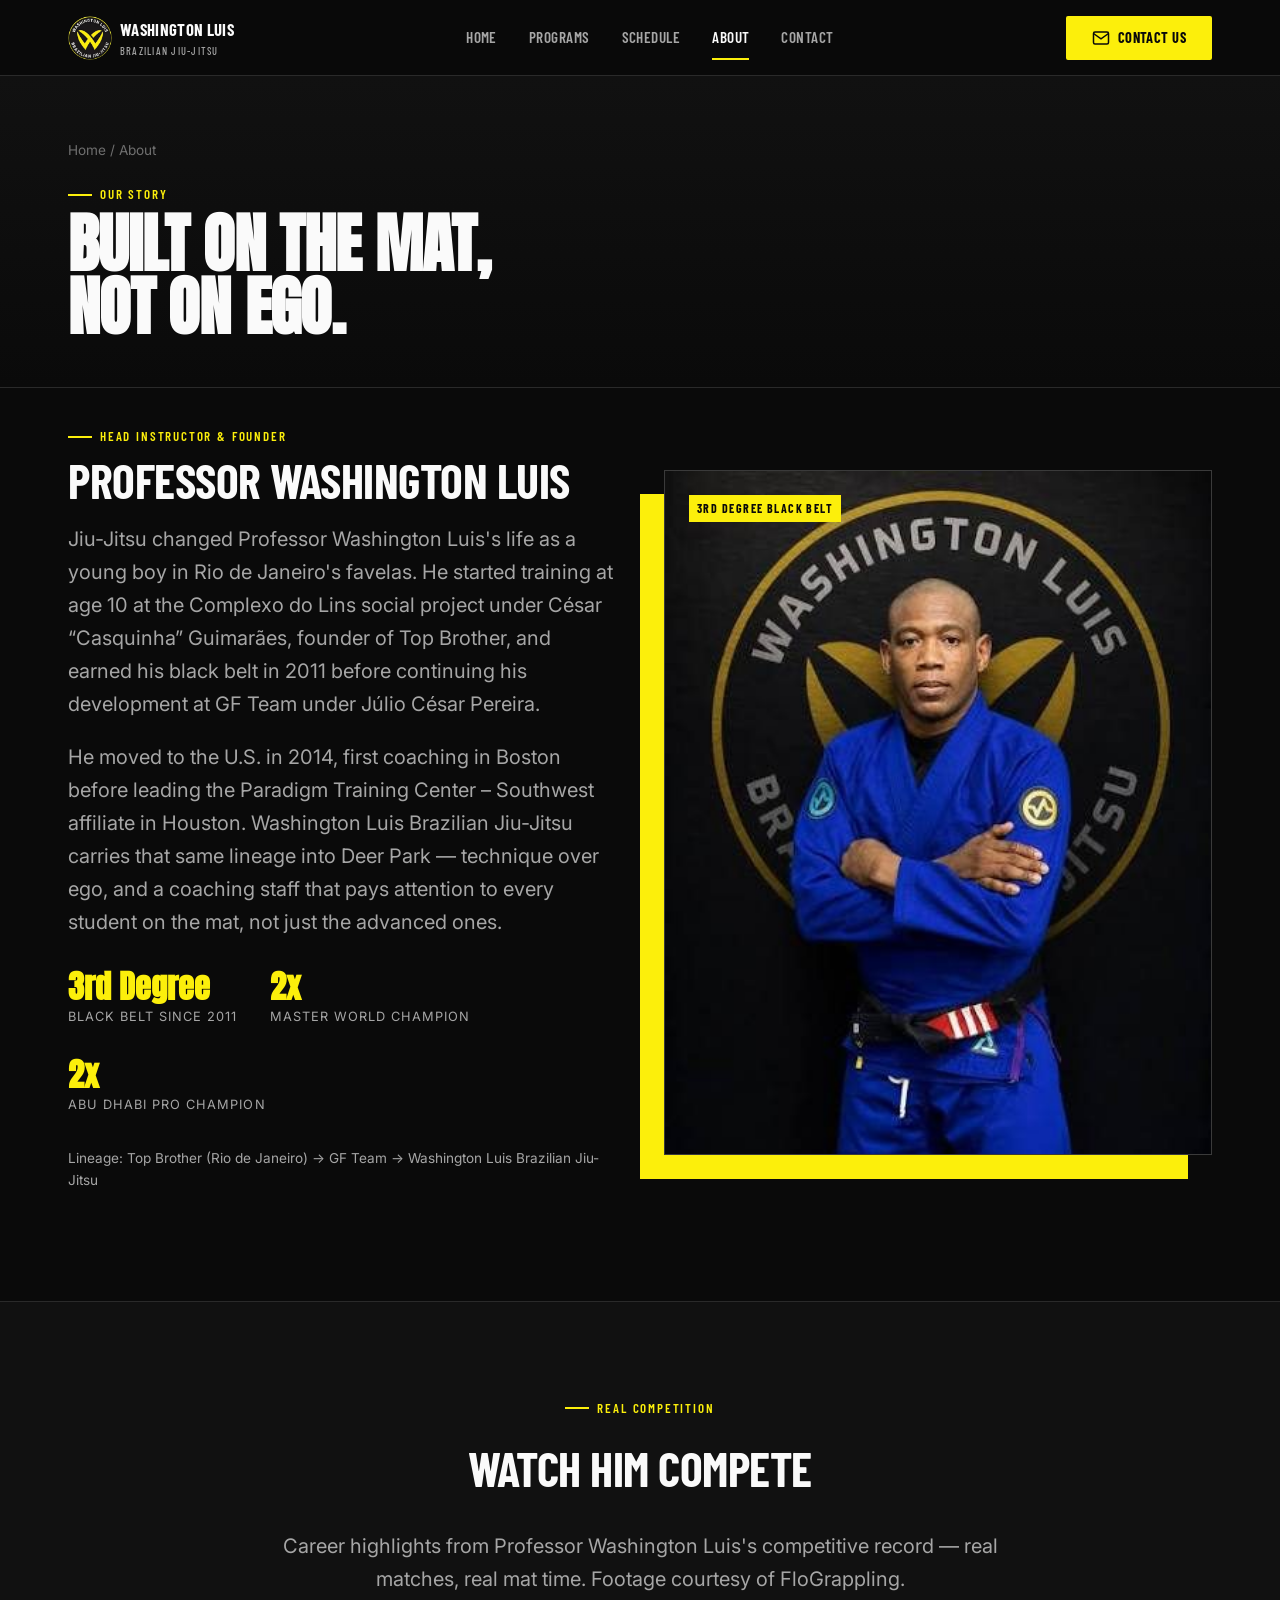
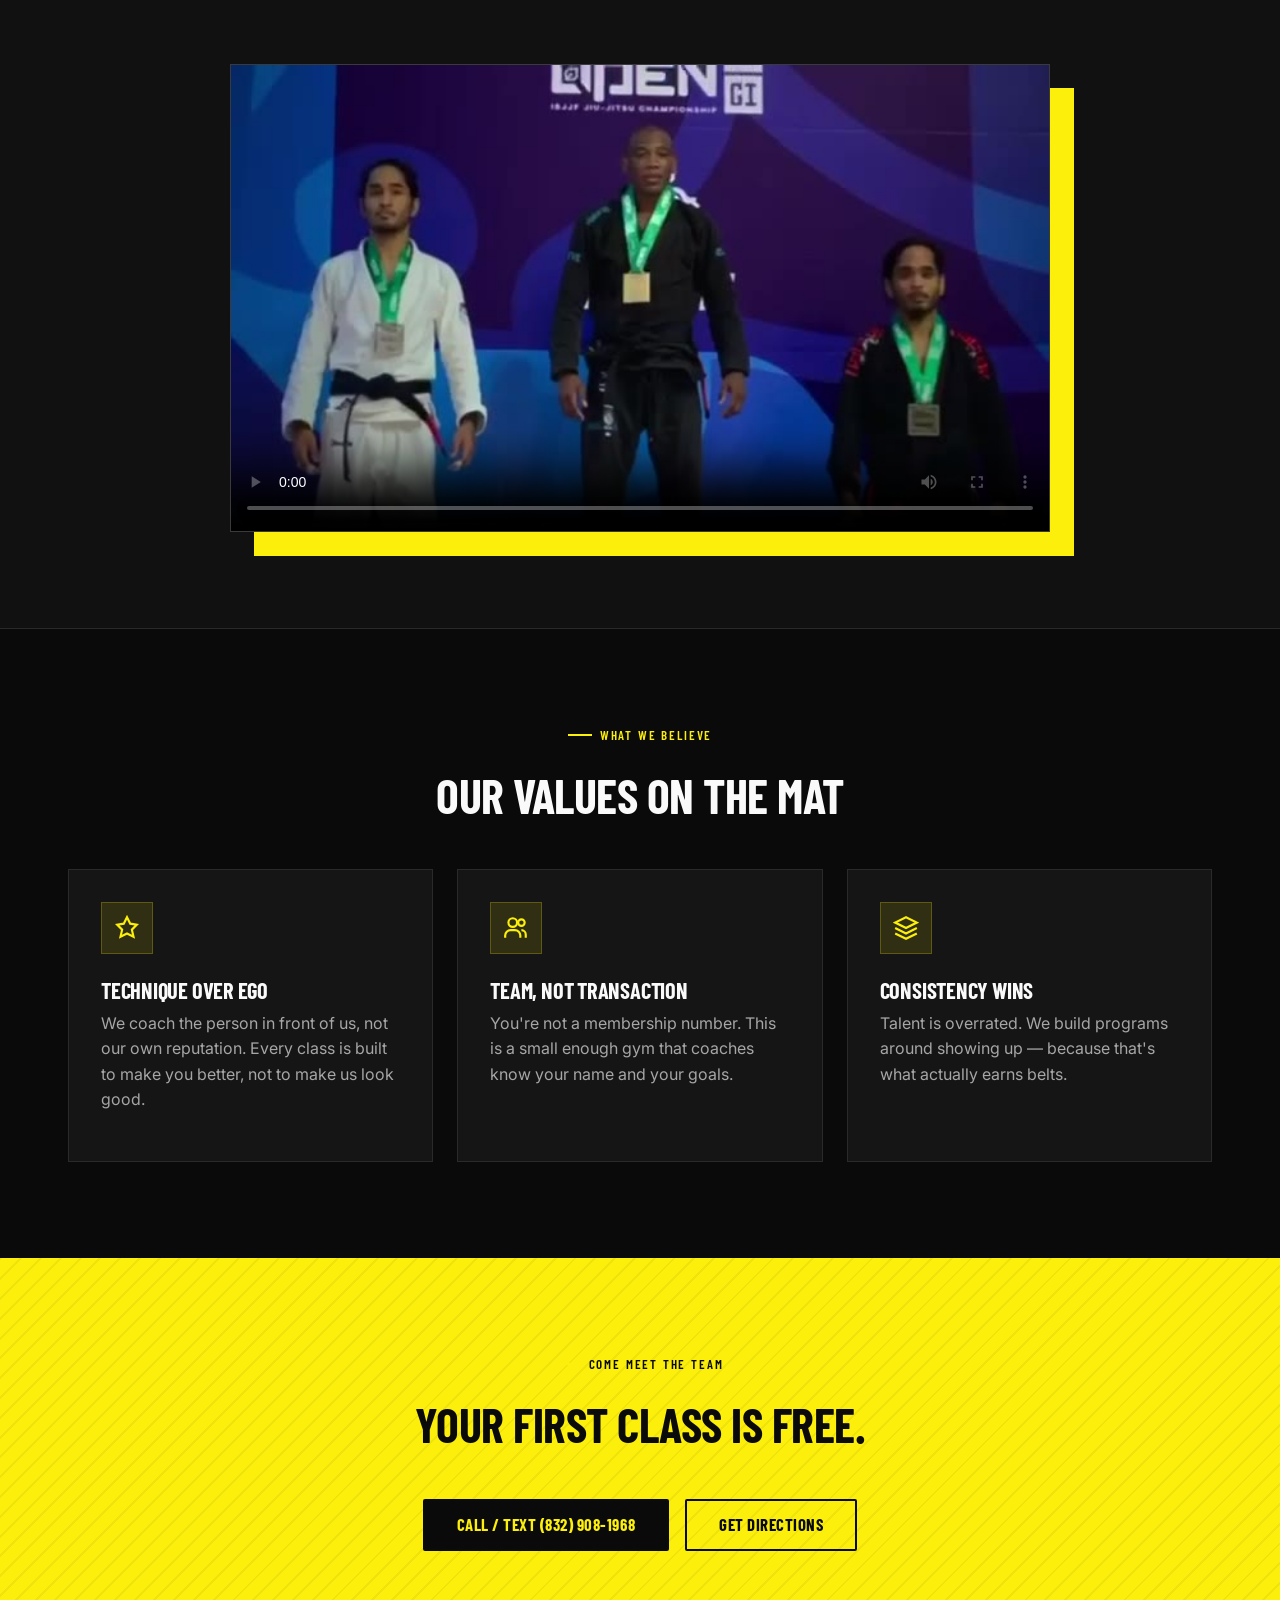
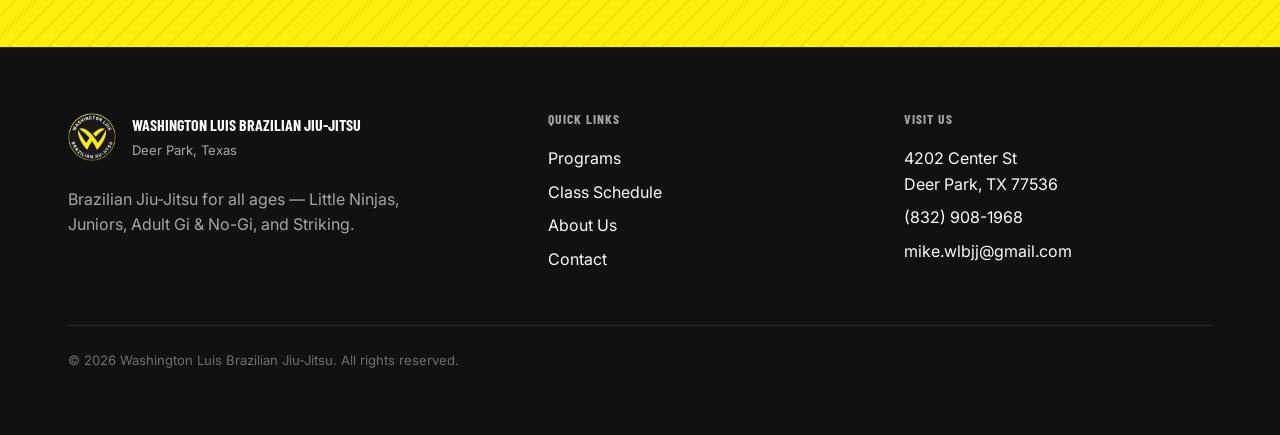
<file: about.html>
<!doctype html>
<html lang="en">
<head>
<meta charset="UTF-8">
<meta name="viewport" content="width=device-width, initial-scale=1">
<title>About Professor Washington Luis | Deer Park BJJ Academy</title>
<meta name="description" content="Meet Professor Washington Luis and the team behind Washington Luis Brazilian Jiu-Jitsu in Deer Park, TX.">
<meta property="og:title" content="About Professor Washington Luis | Deer Park BJJ Academy">
<meta property="og:description" content="Meet Professor Washington Luis, a two-time Master World Champion, and the coaching staff behind Washington Luis Brazilian Jiu-Jitsu in Deer Park, TX.">
<meta property="og:type" content="website">
<meta property="og:site_name" content="Washington Luis Brazilian Jiu-Jitsu">
<link rel="canonical" href="https://www.washingtonluisbjj.com/about.html">
<meta property="og:url" content="https://www.washingtonluisbjj.com/about.html">
<meta property="og:image" content="https://www.washingtonluisbjj.com/assets/og-image.jpg">
<meta name="twitter:card" content="summary_large_image">
<link rel="icon" href="assets/favicon.ico" sizes="any">
<link rel="icon" type="image/png" sizes="32x32" href="assets/favicon-32x32.png">
<link rel="icon" type="image/png" sizes="16x16" href="assets/favicon-16x16.png">
<link rel="apple-touch-icon" href="assets/apple-touch-icon.png">
<link rel="manifest" href="site.webmanifest">
<link rel="preconnect" href="https://fonts.googleapis.com">
<link rel="preconnect" href="https://fonts.gstatic.com" crossorigin>
<link rel="stylesheet" href="css/styles.css?v=23">
<!-- GA4 ANALYTICS: add your Measurement ID and uncomment to activate.
<script async src="https://www.googletagmanager.com/gtag/js?id=G-XXXXXXXXXX"></script>
<script>
  window.dataLayer = window.dataLayer || [];
  function gtag(){dataLayer.push(arguments);}
  gtag('js', new Date());
  gtag('config', 'G-XXXXXXXXXX');
</script>
-->
</head>
<body>
<a class="skip-link" href="#main">Skip to content</a>

<header class="site-header">
  <div class="container">
    <a class="brand" href="index.html">
      <img src="assets/logo-nav.png" width="44" height="44" alt="Washington Luis Brazilian Jiu-Jitsu logo">
      <span>Washington Luis<span class="brand-sub">Brazilian Jiu-Jitsu</span></span>
    </a>
    <nav class="nav-links" aria-label="Primary">
      <a href="index.html">Home</a>
      <a href="programs.html">Programs</a>
      <a href="schedule.html">Schedule</a>
      <a href="about.html">About</a>
      <a href="contact.html">Contact</a>
    </nav>
    <div class="header-cta">
      <a class="btn btn-primary btn-sm" href="contact.html">
        <svg viewBox="0 0 24 24" fill="none" stroke="currentColor" stroke-width="2" width="18" height="18"><rect x="2" y="4" width="20" height="16" rx="2"/><path d="m22 6-10 7L2 6"/></svg>
        Contact Us
      </a>
    </div>
    <button class="nav-toggle" aria-label="Open menu" aria-expanded="false" aria-controls="mobile-nav">
      <svg viewBox="0 0 24 24" fill="none" stroke="currentColor" stroke-width="2" width="22" height="22"><line x1="4" y1="7" x2="20" y2="7"/><line x1="4" y1="12" x2="20" y2="12"/><line x1="4" y1="17" x2="20" y2="17"/></svg>
    </button>
  </div>
</header>

<nav class="mobile-nav" id="mobile-nav" aria-label="Mobile">
  <a href="index.html">Home</a>
  <a href="programs.html">Programs</a>
  <a href="schedule.html">Schedule</a>
  <a href="about.html">About</a>
  <a href="contact.html">Contact</a>
  <a class="btn btn-primary btn-block" href="tel:+18329081968">Call / Text Now</a>
</nav>

<main id="main">

  <section class="page-hero">
    <div class="container">
      <div class="breadcrumb"><a href="index.html">Home</a> / About</div>
      <span class="eyebrow">Our Story</span>
      <h1 class="h-display mt-2" style="font-size:clamp(2.2rem,4.5vw + 1rem,4rem)">Built On The Mat,<br>Not On Ego.</h1>
    </div>
  </section>

  <section>
    <div class="container split reverse">
      <div class="hero-poster" data-reveal style="aspect-ratio:4/5;box-shadow:-24px 24px 0 0 var(--color-yellow);padding:0;overflow:hidden;">
        <img src="assets/instructor-washington-luis.jpg" alt="Professor Washington Luis, head instructor and founder of Washington Luis Brazilian Jiu-Jitsu" style="width:100%;height:100%;object-fit:cover;object-position:top center;" loading="lazy" decoding="async">
        <span class="poster-tag" style="position:absolute;">3rd Degree Black Belt</span>
      </div>
      <div data-reveal>
        <span class="eyebrow">Head Instructor &amp; Founder</span>
        <h2 class="h-section mt-2">Professor Washington Luis</h2>
        <p class="lede mt-3">Jiu-Jitsu changed Professor Washington Luis's life as a young boy in Rio de Janeiro's favelas. He started training at age 10 at the Complexo do Lins social project under César &ldquo;Casquinha&rdquo; Guimar&atilde;es, founder of Top Brother, and earned his black belt in 2011 before continuing his development at GF Team under J&uacute;lio C&eacute;sar Pereira.</p>
        <p class="lede mt-3">He moved to the U.S. in 2014, first coaching in Boston before leading the Paradigm Training Center &ndash; Southwest affiliate in Houston. Washington Luis Brazilian Jiu-Jitsu carries that same lineage into Deer Park &mdash; technique over ego, and a coaching staff that pays attention to every student on the mat, not just the advanced ones.</p>
        <div class="hero-trust" style="border-top:none;padding-top:0;margin-top:var(--space-5);">
          <div class="stat"><b>3rd Degree</b><span>Black Belt Since 2011</span></div>
          <div class="stat"><b>2x</b><span>Master World Champion</span></div>
          <div class="stat"><b>2x</b><span>Abu Dhabi Pro Champion</span></div>
        </div>
        <p class="text-muted mt-5" style="font-size:0.85rem;">Lineage: Top Brother (Rio de Janeiro) &rarr; GF Team &rarr; Washington Luis Brazilian Jiu-Jitsu</p>
      </div>
    </div>
  </section>

  <section class="section-alt">
    <div class="container">
      <div class="section-head center" data-reveal>
        <span class="eyebrow">Real Competition</span>
        <h2 class="h-section">Watch Him Compete</h2>
        <p class="lede">Career highlights from Professor Washington Luis's competitive record &mdash; real matches, real mat time. Footage courtesy of FloGrappling.</p>
      </div>
      <div style="max-width:820px;margin:var(--space-6) auto 0;border:1px solid var(--color-border-strong);box-shadow:24px 24px 0 0 var(--color-yellow);" data-reveal>
        <video controls preload="metadata" poster="assets/coach-competition-poster.jpg" style="width:100%;height:auto;display:block;background:#000;">
          <source src="assets/coach-competition.mp4" type="video/mp4">
          Your browser doesn't support embedded video. <a href="assets/coach-competition.mp4">Download the video</a> instead.
        </video>
      </div>
    </div>
  </section>

  <section>
    <div class="container">
      <div class="section-head center" data-reveal>
        <span class="eyebrow">What We Believe</span>
        <h2 class="h-section">Our Values On The Mat</h2>
      </div>
      <div class="card-grid cols-3" data-reveal-group>
        <article class="info-card" data-reveal>
          <div class="card-icon">
            <svg viewBox="0 0 24 24" fill="none" stroke="currentColor" stroke-width="2"><path d="M12 2l3 6 6 1-4.5 4.5L18 20l-6-3-6 3 1.5-6.5L3 9l6-1 3-6z"/></svg>
          </div>
          <h3 class="h-card">Technique Over Ego</h3>
          <p>We coach the person in front of us, not our own reputation. Every class is built to make you better, not to make us look good.</p>
        </article>
        <article class="info-card" data-reveal>
          <div class="card-icon">
            <svg viewBox="0 0 24 24" fill="none" stroke="currentColor" stroke-width="2"><circle cx="9" cy="7" r="4"/><circle cx="17" cy="7" r="3"/><path d="M2 21v-2a5 5 0 0 1 5-5h4a5 5 0 0 1 5 5v2"/><path d="M17 14a4 4 0 0 1 4 4v3"/></svg>
          </div>
          <h3 class="h-card">Team, Not Transaction</h3>
          <p>You're not a membership number. This is a small enough gym that coaches know your name and your goals.</p>
        </article>
        <article class="info-card" data-reveal>
          <div class="card-icon">
            <svg viewBox="0 0 24 24" fill="none" stroke="currentColor" stroke-width="2"><path d="M12 2L2 7l10 5 10-5-10-5z"/><path d="M2 17l10 5 10-5M2 12l10 5 10-5"/></svg>
          </div>
          <h3 class="h-card">Consistency Wins</h3>
          <p>Talent is overrated. We build programs around showing up &mdash; because that's what actually earns belts.</p>
        </article>
      </div>
    </div>
  </section>

  <section class="cta-band">
    <div class="container section-head center" data-reveal>
      <span class="eyebrow" style="color:#0A0A0A">Come Meet The Team</span>
      <h2 class="h-section">Your First Class Is Free.</h2>
      <div class="hero-actions" style="justify-content:center">
        <a class="btn btn-primary" href="tel:+18329081968">Call / Text (832) 908-1968</a>
        <a class="btn btn-outline" href="contact.html">Get Directions</a>
      </div>
    </div>
  </section>

</main>

<footer class="site-footer">
  <div class="container">
    <div class="footer-grid">
      <div>
        <div class="footer-brand">
          <img src="assets/logo-nav.png" width="44" height="44" alt="Washington Luis Brazilian Jiu-Jitsu logo">
          <div><b>Washington Luis Brazilian Jiu-Jitsu</b><span>Deer Park, Texas</span></div>
        </div>
        <p class="text-muted mt-4" style="max-width:36ch;">Brazilian Jiu-Jitsu for all ages &mdash; Little Ninjas, Juniors, Adult Gi &amp; No-Gi, and Striking.</p>
      </div>
      <div class="footer-col">
        <h4>Quick Links</h4>
        <ul>
          <li><a href="programs.html">Programs</a></li>
          <li><a href="schedule.html">Class Schedule</a></li>
          <li><a href="about.html">About Us</a></li>
          <li><a href="contact.html">Contact</a></li>
        </ul>
      </div>
      <div class="footer-col">
        <h4>Visit Us</h4>
        <ul>
          <li>4202 Center St<br>Deer Park, TX 77536</li>
          <li><a href="tel:+18329081968">(832) 908-1968</a></li>
          <li><a href="mailto:mike.wlbjj@gmail.com">mike.wlbjj@gmail.com</a></li>
        </ul>
      </div>
    </div>
    <div class="footer-bottom">
      <span>&copy; <span id="year">2026</span> Washington Luis Brazilian Jiu-Jitsu. All rights reserved.</span>
    </div>
  </div>
</footer>

<div class="mobile-cta-bar">
  <a href="tel:+18329081968">
    <svg viewBox="0 0 24 24" fill="none" stroke="currentColor" stroke-width="2" width="18" height="18"><path d="M22 16.92v3a2 2 0 0 1-2.18 2 19.79 19.79 0 0 1-8.63-3.07 19.5 19.5 0 0 1-6-6 19.79 19.79 0 0 1-3.07-8.67A2 2 0 0 1 4.11 2h3a2 2 0 0 1 2 1.72c.127.96.362 1.903.7 2.81a2 2 0 0 1-.45 2.11L8.09 9.91a16 16 0 0 0 6 6l1.27-1.27a2 2 0 0 1 2.11-.45c.907.338 1.85.573 2.81.7A2 2 0 0 1 22 16.92z"/></svg>
    Call
  </a>
  <a class="is-primary" href="sms:+18329081968">
    <svg viewBox="0 0 24 24" fill="none" stroke="currentColor" stroke-width="2" width="18" height="18"><path d="M21 15a2 2 0 0 1-2 2H7l-4 4V5a2 2 0 0 1 2-2h14a2 2 0 0 1 2 2z"/></svg>
    Text Us
  </a>
</div>

<script src="js/main.js?v=8"></script>
</body>
</html>
</file>
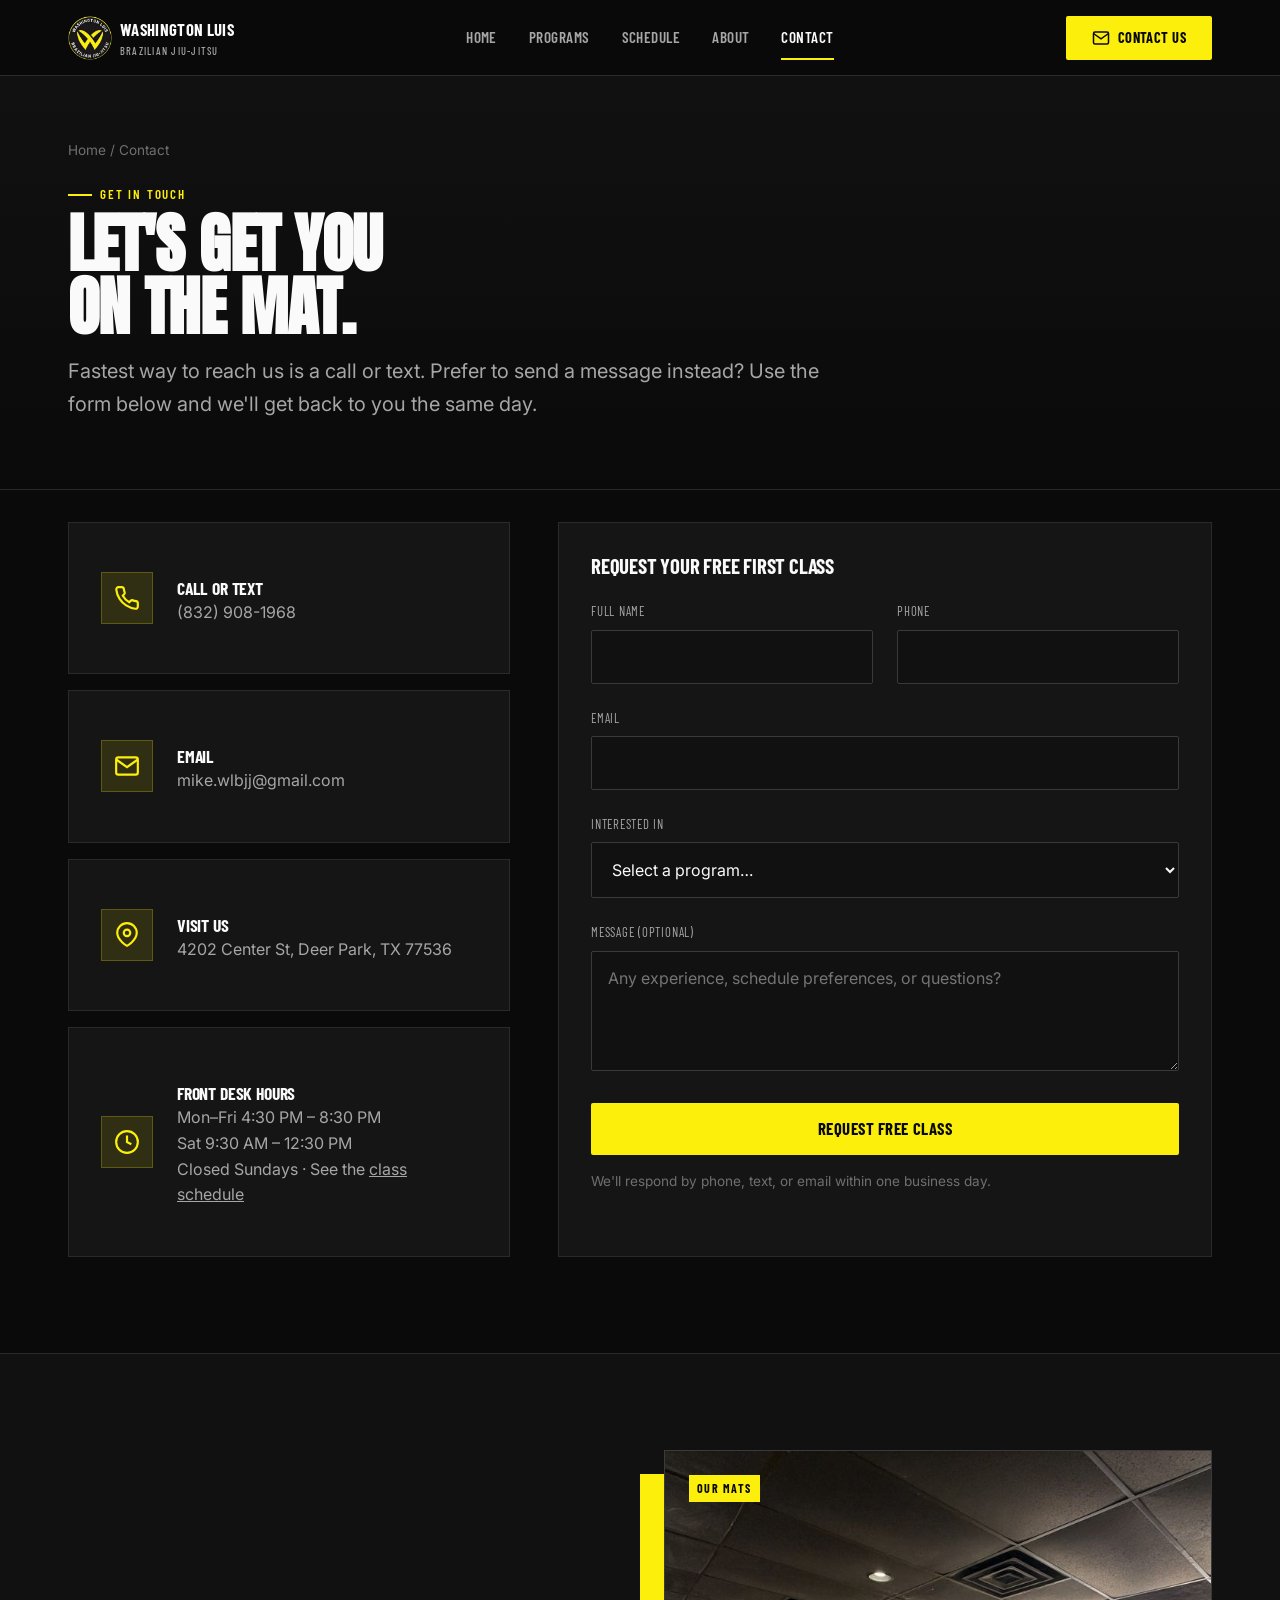
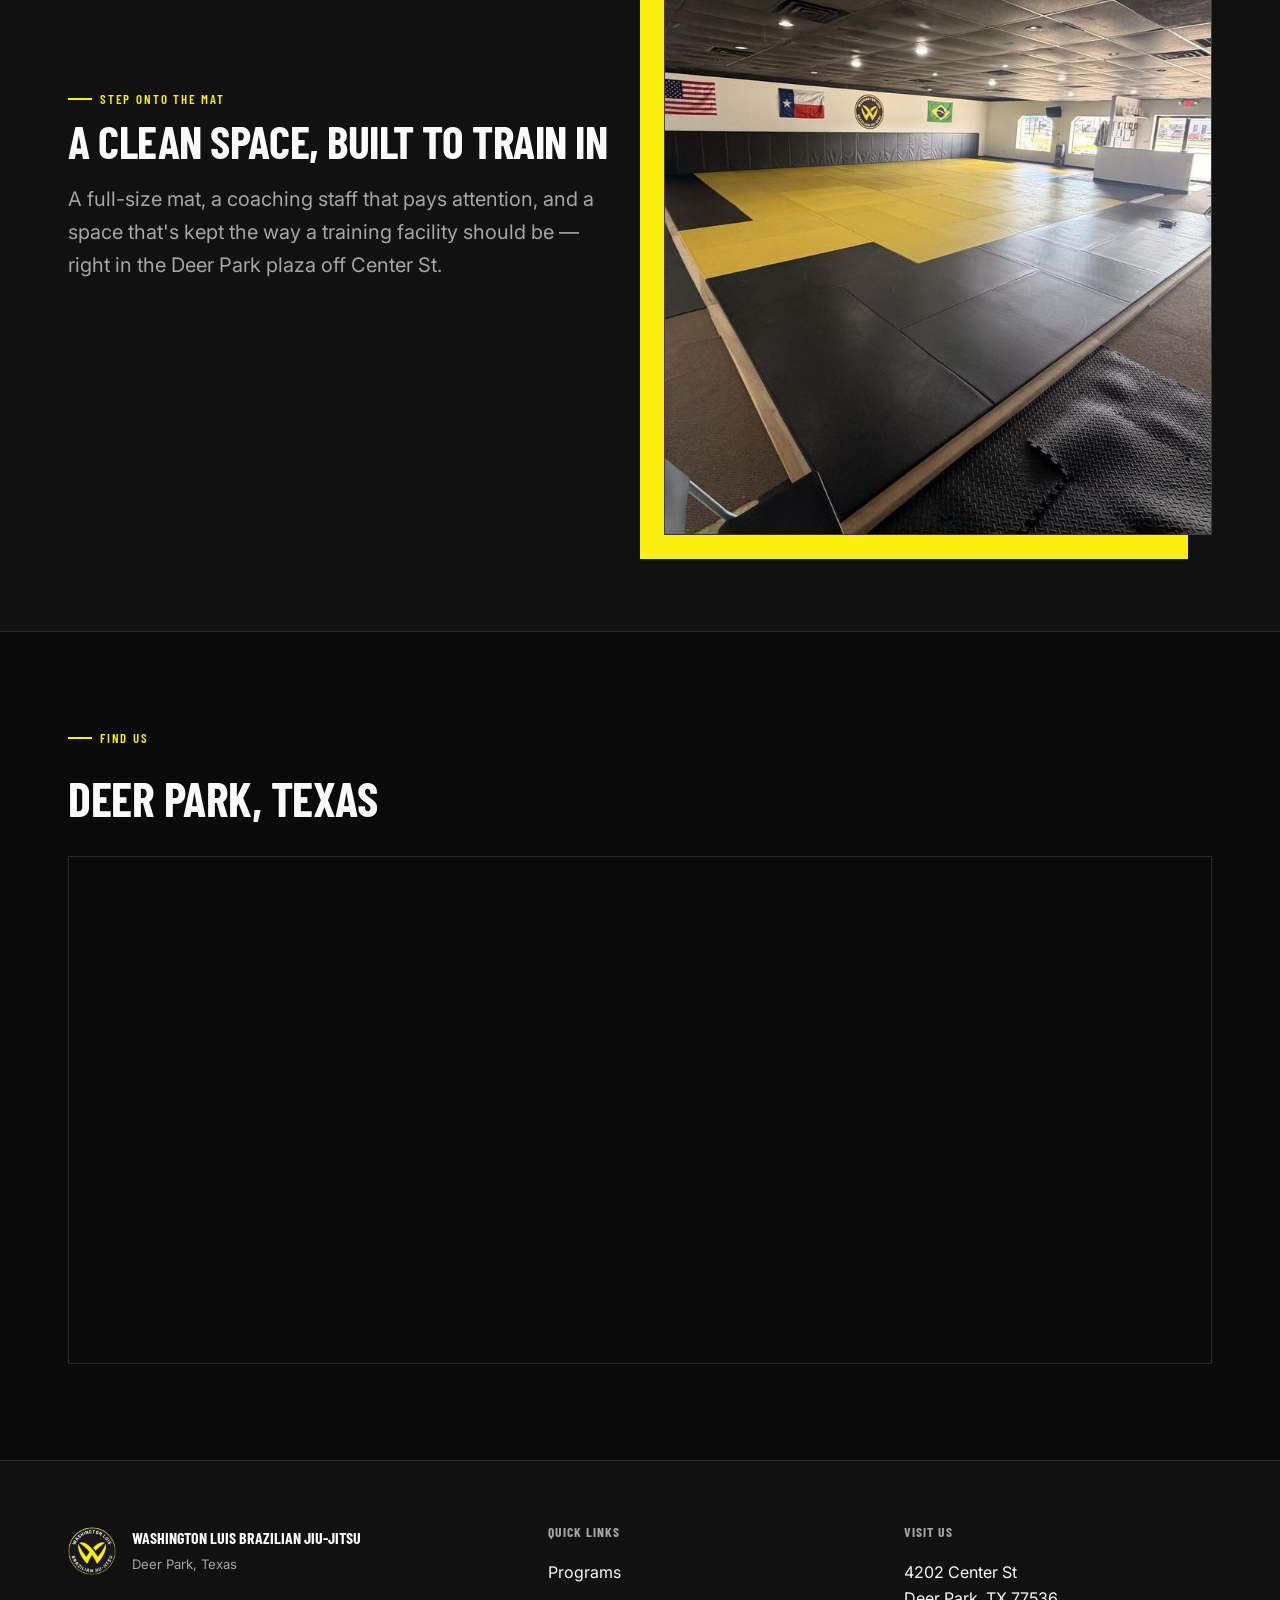
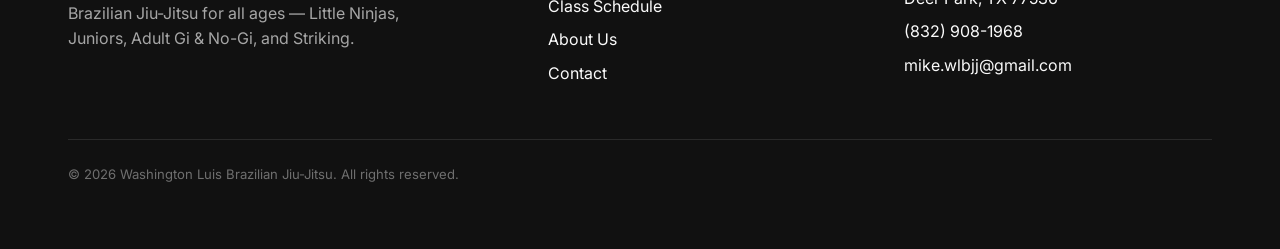
<file: contact.html>
<!doctype html>
<html lang="en">
<head>
<meta charset="UTF-8">
<meta name="viewport" content="width=device-width, initial-scale=1">
<title>Contact &amp; Free Class | BJJ in Deer Park, TX | Washington Luis BJJ</title>
<meta name="description" content="Get in touch with Washington Luis Brazilian Jiu-Jitsu in Deer Park, TX. Call, text, or stop by to book your free first class.">
<meta property="og:title" content="Contact &amp; Free Class | BJJ in Deer Park, TX | Washington Luis BJJ">
<meta property="og:description" content="Get in touch with Washington Luis Brazilian Jiu-Jitsu in Deer Park, TX. Call, text, or stop by to book your free first class.">
<meta property="og:type" content="website">
<meta property="og:site_name" content="Washington Luis Brazilian Jiu-Jitsu">
<link rel="canonical" href="https://www.washingtonluisbjj.com/contact.html">
<meta property="og:url" content="https://www.washingtonluisbjj.com/contact.html">
<meta property="og:image" content="https://www.washingtonluisbjj.com/assets/og-image.jpg">
<meta name="twitter:card" content="summary_large_image">
<link rel="icon" href="assets/favicon.ico" sizes="any">
<link rel="icon" type="image/png" sizes="32x32" href="assets/favicon-32x32.png">
<link rel="icon" type="image/png" sizes="16x16" href="assets/favicon-16x16.png">
<link rel="apple-touch-icon" href="assets/apple-touch-icon.png">
<link rel="manifest" href="site.webmanifest">
<link rel="preconnect" href="https://fonts.googleapis.com">
<link rel="preconnect" href="https://fonts.gstatic.com" crossorigin>
<link rel="stylesheet" href="css/styles.css?v=23">
<!-- GA4 ANALYTICS: add your Measurement ID and uncomment to activate.
<script async src="https://www.googletagmanager.com/gtag/js?id=G-XXXXXXXXXX"></script>
<script>
  window.dataLayer = window.dataLayer || [];
  function gtag(){dataLayer.push(arguments);}
  gtag('js', new Date());
  gtag('config', 'G-XXXXXXXXXX');
</script>
-->
</head>
<body>
<a class="skip-link" href="#main">Skip to content</a>

<header class="site-header">
  <div class="container">
    <a class="brand" href="index.html">
      <img src="assets/logo-nav.png" width="44" height="44" alt="Washington Luis Brazilian Jiu-Jitsu logo">
      <span>Washington Luis<span class="brand-sub">Brazilian Jiu-Jitsu</span></span>
    </a>
    <nav class="nav-links" aria-label="Primary">
      <a href="index.html">Home</a>
      <a href="programs.html">Programs</a>
      <a href="schedule.html">Schedule</a>
      <a href="about.html">About</a>
      <a href="contact.html">Contact</a>
    </nav>
    <div class="header-cta">
      <a class="btn btn-primary btn-sm" href="contact.html">
        <svg viewBox="0 0 24 24" fill="none" stroke="currentColor" stroke-width="2" width="18" height="18"><rect x="2" y="4" width="20" height="16" rx="2"/><path d="m22 6-10 7L2 6"/></svg>
        Contact Us
      </a>
    </div>
    <button class="nav-toggle" aria-label="Open menu" aria-expanded="false" aria-controls="mobile-nav">
      <svg viewBox="0 0 24 24" fill="none" stroke="currentColor" stroke-width="2" width="22" height="22"><line x1="4" y1="7" x2="20" y2="7"/><line x1="4" y1="12" x2="20" y2="12"/><line x1="4" y1="17" x2="20" y2="17"/></svg>
    </button>
  </div>
</header>

<nav class="mobile-nav" id="mobile-nav" aria-label="Mobile">
  <a href="index.html">Home</a>
  <a href="programs.html">Programs</a>
  <a href="schedule.html">Schedule</a>
  <a href="about.html">About</a>
  <a href="contact.html">Contact</a>
  <a class="btn btn-primary btn-block" href="tel:+18329081968">Call / Text Now</a>
</nav>

<main id="main">

  <section class="page-hero">
    <div class="container">
      <div class="breadcrumb"><a href="index.html">Home</a> / Contact</div>
      <span class="eyebrow">Get In Touch</span>
      <h1 class="h-display mt-2" style="font-size:clamp(2.2rem,4.5vw + 1rem,4rem)">Let's Get You<br>On The Mat.</h1>
      <p class="lede mt-3">Fastest way to reach us is a call or text. Prefer to send a message instead? Use the form below and we'll get back to you the same day.</p>
    </div>
  </section>

  <section>
    <div class="container split contact-split">

      <div data-reveal>
        <div class="card-grid" style="grid-template-columns:1fr;gap:var(--space-3);">

          <a class="info-card" href="tel:+18329081968" style="display:flex;flex-direction:row;align-items:center;gap:var(--space-4);">
            <div class="card-icon" style="flex-shrink:0;">
              <svg viewBox="0 0 24 24" fill="none" stroke="currentColor" stroke-width="2"><path d="M22 16.92v3a2 2 0 0 1-2.18 2 19.79 19.79 0 0 1-8.63-3.07 19.5 19.5 0 0 1-6-6 19.79 19.79 0 0 1-3.07-8.67A2 2 0 0 1 4.11 2h3a2 2 0 0 1 2 1.72c.127.96.362 1.903.7 2.81a2 2 0 0 1-.45 2.11L8.09 9.91a16 16 0 0 0 6 6l1.27-1.27a2 2 0 0 1 2.11-.45c.907.338 1.85.573 2.81.7A2 2 0 0 1 22 16.92z"/></svg>
            </div>
            <div>
              <h3 class="h-card" style="font-size:1.1rem;">Call or Text</h3>
              <p class="text-muted mt-1" style="margin-top:2px;">(832) 908-1968</p>
            </div>
          </a>

          <a class="info-card" href="mailto:mike.wlbjj@gmail.com" style="display:flex;flex-direction:row;align-items:center;gap:var(--space-4);">
            <div class="card-icon" style="flex-shrink:0;">
              <svg viewBox="0 0 24 24" fill="none" stroke="currentColor" stroke-width="2"><rect x="2" y="4" width="20" height="16" rx="2"/><path d="m22 6-10 7L2 6"/></svg>
            </div>
            <div>
              <h3 class="h-card" style="font-size:1.1rem;">Email</h3>
              <p class="text-muted mt-1" style="margin-top:2px;">mike.wlbjj@gmail.com</p>
            </div>
          </a>

          <a class="info-card" id="visit-us-link" href="https://www.google.com/maps/search/?api=1&amp;query=Washington+Luis+Brazilian+Jiu-Jitsu%2C+4202+Center+St%2C+Deer+Park%2C+TX+77536" target="_blank" rel="noopener" style="display:flex;flex-direction:row;align-items:center;gap:var(--space-4);">
            <div class="card-icon" style="flex-shrink:0;">
              <svg viewBox="0 0 24 24" fill="none" stroke="currentColor" stroke-width="2"><path d="M21 10c0 7-9 12-9 12s-9-5-9-12a9 9 0 0 1 18 0z"/><circle cx="12" cy="10" r="3"/></svg>
            </div>
            <div>
              <h3 class="h-card" style="font-size:1.1rem;">Visit Us</h3>
              <p class="text-muted mt-1" style="margin-top:2px;">4202 Center St, Deer Park, TX 77536</p>
            </div>
          </a>

          <div class="info-card" style="display:flex;flex-direction:row;align-items:center;gap:var(--space-4);">
            <div class="card-icon" style="flex-shrink:0;">
              <svg viewBox="0 0 24 24" fill="none" stroke="currentColor" stroke-width="2"><circle cx="12" cy="12" r="10"/><path d="M12 6v6l4 2"/></svg>
            </div>
            <div>
              <h3 class="h-card" style="font-size:1.1rem;">Front Desk Hours</h3>
              <p class="text-muted mt-1" style="margin-top:2px;">Mon&ndash;Fri 4:30 PM &ndash; 8:30 PM<br>Sat 9:30 AM &ndash; 12:30 PM<br>Closed Sundays &middot; See the <a href="schedule.html" style="text-decoration:underline;">class schedule</a></p>
            </div>
          </div>

        </div>
      </div>

      <div data-reveal>
        <!-- Lead form: posts to a Google Apps Script web app (source: ../apps-script/contact-form.gs) that emails the business owner. -->
        <form class="card" style="background:var(--color-card);border:1px solid var(--color-border);padding:var(--space-5);" action="https://script.google.com/macros/s/AKfycbxu6RdQZ0nLh1sGHZFf6Td60K09dsS0rTLN1A9U1WmV6t_ThmMhBP1aFxT2q_MYqzT-/exec" method="post" data-form="lead-capture">
          <input type="text" name="_honey" style="display:none" tabindex="-1" autocomplete="off">
          <h2 class="h-card" style="font-size:1.3rem;">Request Your Free First Class</h2>
          <div class="form-grid two mt-4">
            <div class="field">
              <label for="name">Full Name</label>
              <input id="name" name="name" type="text" autocomplete="name" required>
            </div>
            <div class="field">
              <label for="phone">Phone</label>
              <input id="phone" name="phone" type="tel" autocomplete="tel" required>
            </div>
          </div>
          <div class="field mt-4">
            <label for="email">Email</label>
            <input id="email" name="email" type="email" autocomplete="email" required>
          </div>
          <div class="field mt-4">
            <label for="program">Interested In</label>
            <select id="program" name="program" required>
              <option value="" selected disabled>Select a program&hellip;</option>
              <option value="adult-fundamentals">Adult Fundamentals</option>
              <option value="adult">Adult Gi &amp; No-Gi</option>
              <option value="striking">Adult Striking</option>
              <option value="womens">Adult Women Only Jiu Jitsu</option>
              <option value="little-ninjas">Little Ninjas (Ages 4&ndash;6)</option>
              <option value="juniors">Juniors Gi &amp; No-Gi (Ages 7&ndash;14)</option>
              <option value="junior-competition">Juniors Competition Team</option>
              <option value="private">Private Lessons</option>
              <option value="not-sure">Not Sure Yet</option>
            </select>
          </div>
          <div class="field mt-4">
            <label for="message">Message (Optional)</label>
            <textarea id="message" name="message" placeholder="Any experience, schedule preferences, or questions?"></textarea>
          </div>
          <button class="btn btn-primary btn-block mt-5" type="submit">Request Free Class</button>
          <p class="form-note">We'll respond by phone, text, or email within one business day.</p>
        </form>
      </div>

    </div>
  </section>

  <section class="section-alt">
    <div class="container program-split">
      <div class="program-text">
        <div class="program-head" data-reveal style="container-type:inline-size;">
          <span class="eyebrow">Step Onto The Mat</span>
          <h2 class="h-section mt-2" style="font-size:clamp(1.5rem, 8.3cqw, 2.9rem)">A Clean Space, Built To Train In</h2>
        </div>
        <div class="program-body" data-reveal>
          <p class="lede mt-3">A full-size mat, a coaching staff that pays attention, and a space that's kept the way a training facility should be &mdash; right in the Deer Park plaza off Center St.</p>
        </div>
      </div>
      <div class="hero-poster" data-reveal style="aspect-ratio:4/5;box-shadow:-24px 24px 0 0 var(--color-yellow);padding:0;overflow:hidden;">
        <img src="assets/facility-interior.jpg" alt="Inside the Washington Luis Brazilian Jiu-Jitsu training space in Deer Park, TX" style="width:100%;height:100%;object-fit:cover;" loading="lazy" decoding="async">
        <span class="poster-tag" style="position:absolute;">Our Mats</span>
      </div>
    </div>
  </section>

  <section>
    <div class="container" data-reveal>
      <div class="section-head" style="max-width:none;">
        <span class="eyebrow">Find Us</span>
        <h2 class="h-section mt-2">Deer Park, Texas</h2>
      </div>
      <div style="margin-top:var(--space-5);border:1px solid var(--color-border);aspect-ratio:16/7;">
        <iframe
          src="https://www.google.com/maps?q=Washington+Luis+Brazilian+Jiu-Jitsu,+4202+Center+St,+Deer+Park,+TX+77536&output=embed"
          width="100%" height="100%" style="border:0;filter:grayscale(1) invert(0.9) contrast(0.9);"
          loading="lazy"
          referrerpolicy="no-referrer-when-downgrade"
          title="Map showing Washington Luis Brazilian Jiu-Jitsu location in Deer Park, TX">
        </iframe>
      </div>
    </div>
  </section>

</main>

<footer class="site-footer">
  <div class="container">
    <div class="footer-grid">
      <div>
        <div class="footer-brand">
          <img src="assets/logo-nav.png" width="44" height="44" alt="Washington Luis Brazilian Jiu-Jitsu logo">
          <div><b>Washington Luis Brazilian Jiu-Jitsu</b><span>Deer Park, Texas</span></div>
        </div>
        <p class="text-muted mt-4" style="max-width:36ch;">Brazilian Jiu-Jitsu for all ages &mdash; Little Ninjas, Juniors, Adult Gi &amp; No-Gi, and Striking.</p>
      </div>
      <div class="footer-col">
        <h4>Quick Links</h4>
        <ul>
          <li><a href="programs.html">Programs</a></li>
          <li><a href="schedule.html">Class Schedule</a></li>
          <li><a href="about.html">About Us</a></li>
          <li><a href="contact.html">Contact</a></li>
        </ul>
      </div>
      <div class="footer-col">
        <h4>Visit Us</h4>
        <ul>
          <li>4202 Center St<br>Deer Park, TX 77536</li>
          <li><a href="tel:+18329081968">(832) 908-1968</a></li>
          <li><a href="mailto:mike.wlbjj@gmail.com">mike.wlbjj@gmail.com</a></li>
        </ul>
      </div>
    </div>
    <div class="footer-bottom">
      <span>&copy; <span id="year">2026</span> Washington Luis Brazilian Jiu-Jitsu. All rights reserved.</span>
    </div>
  </div>
</footer>

<div class="mobile-cta-bar">
  <a href="tel:+18329081968">
    <svg viewBox="0 0 24 24" fill="none" stroke="currentColor" stroke-width="2" width="18" height="18"><path d="M22 16.92v3a2 2 0 0 1-2.18 2 19.79 19.79 0 0 1-8.63-3.07 19.5 19.5 0 0 1-6-6 19.79 19.79 0 0 1-3.07-8.67A2 2 0 0 1 4.11 2h3a2 2 0 0 1 2 1.72c.127.96.362 1.903.7 2.81a2 2 0 0 1-.45 2.11L8.09 9.91a16 16 0 0 0 6 6l1.27-1.27a2 2 0 0 1 2.11-.45c.907.338 1.85.573 2.81.7A2 2 0 0 1 22 16.92z"/></svg>
    Call
  </a>
  <a class="is-primary" href="sms:+18329081968">
    <svg viewBox="0 0 24 24" fill="none" stroke="currentColor" stroke-width="2" width="18" height="18"><path d="M21 15a2 2 0 0 1-2 2H7l-4 4V5a2 2 0 0 1 2-2h14a2 2 0 0 1 2 2z"/></svg>
    Text Us
  </a>
</div>

<script src="js/main.js?v=8"></script>
<script>
  // Submits to the Apps Script web app via fetch so we can show our own confirmation UI
  // instead of redirecting off-site. Falls back to a clear error state (with
  // a call/text prompt) if the request fails, rather than pretending it worked.
  var leadForm = document.querySelector('[data-form="lead-capture"]');
  if (leadForm) {
    leadForm.addEventListener('submit', function (e) {
      e.preventDefault();
      var submitBtn = leadForm.querySelector('button[type="submit"]');
      var originalLabel = submitBtn.textContent;
      submitBtn.disabled = true;
      submitBtn.textContent = 'Sending…';

      fetch(leadForm.action, {
        method: 'POST',
        body: new URLSearchParams(new FormData(leadForm))
      })
        .then(function (res) {
          if (!res.ok) throw new Error('Request failed');
          return res.json();
        })
        .then(function (data) {
          if (!data || !data.ok) throw new Error('Send failed');
          leadForm.innerHTML = '<h2 class="h-card" style="font-size:1.3rem;">Thanks — We Got It.</h2><p class="text-muted mt-3">We\'ll respond by phone, text, or email within one business day.</p>';
        })
        .catch(function () {
          submitBtn.disabled = false;
          submitBtn.textContent = originalLabel;
          leadForm.insertAdjacentHTML('afterbegin', '<p class="mt-3" style="color:var(--color-destructive);">Something went wrong sending this — please call or text (832) 908-1968 instead.</p>');
        });
    });
  }
</script>
</body>
</html>
</file>
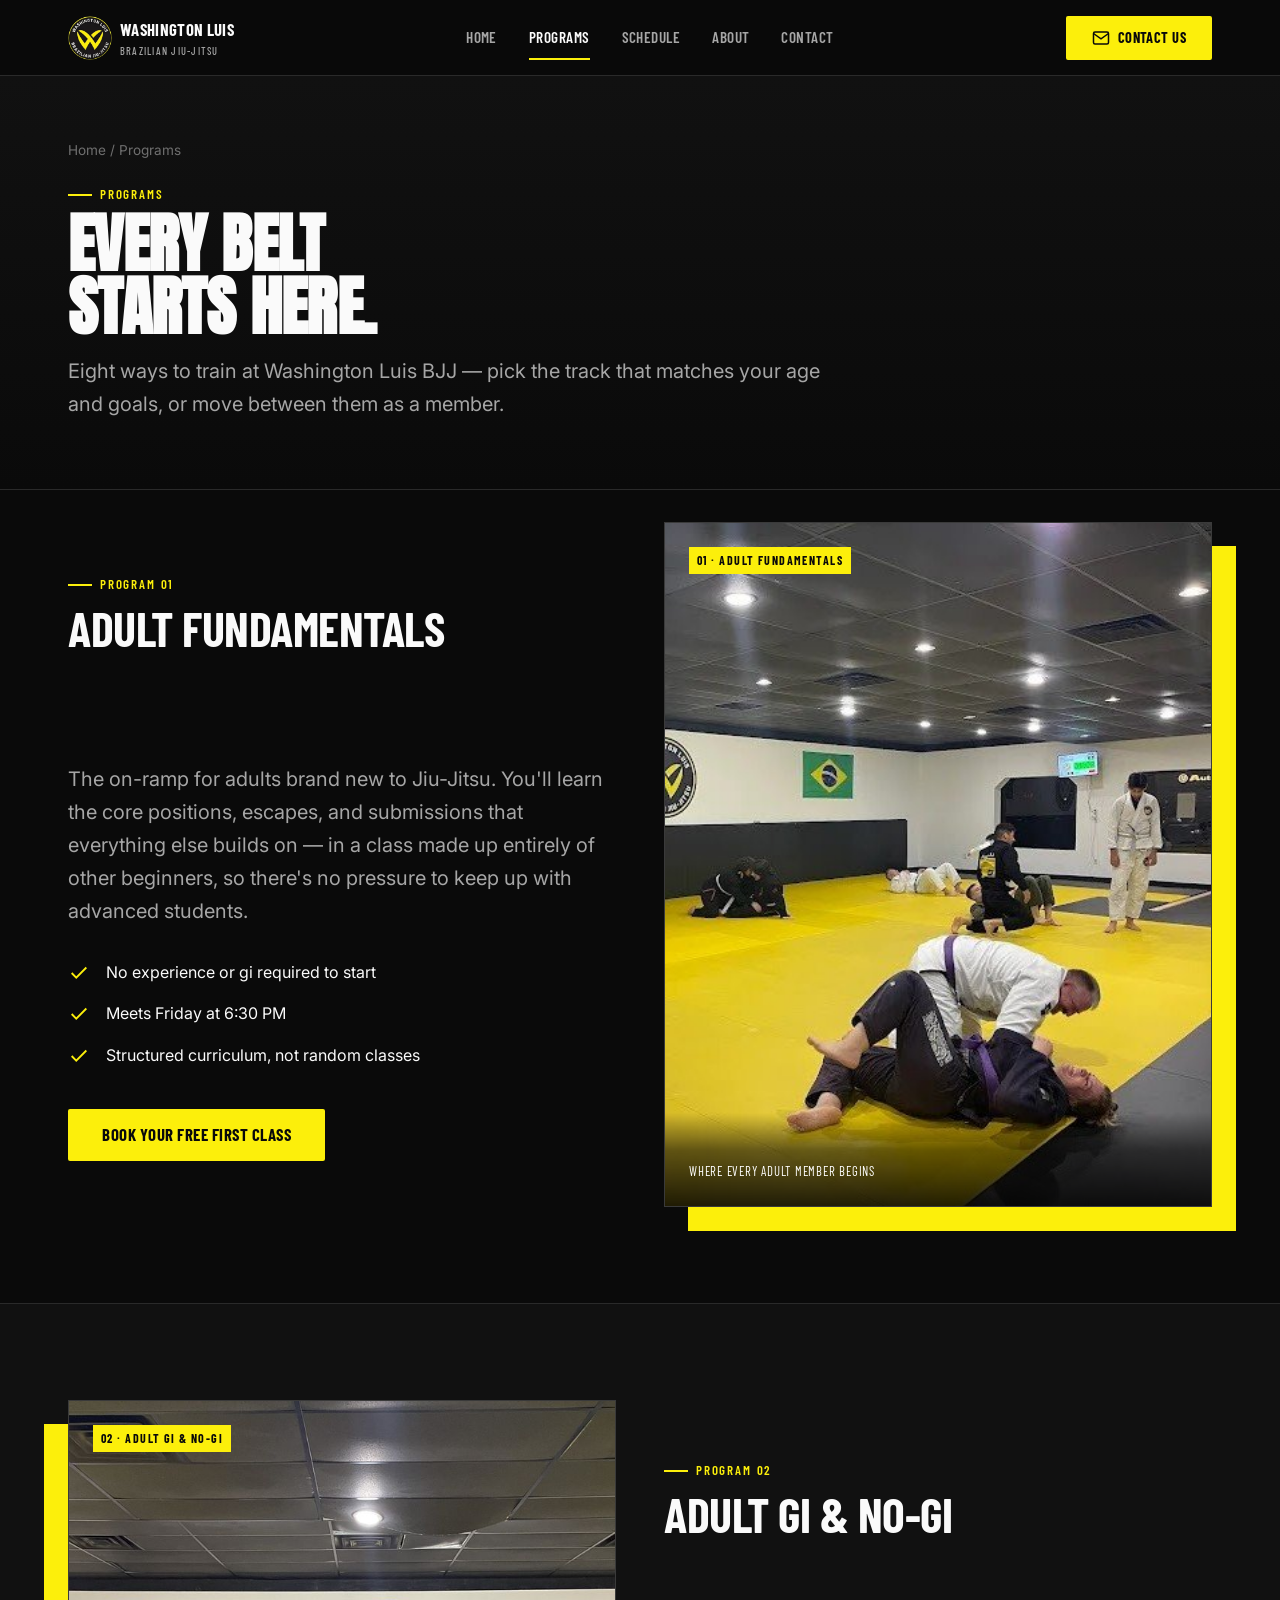
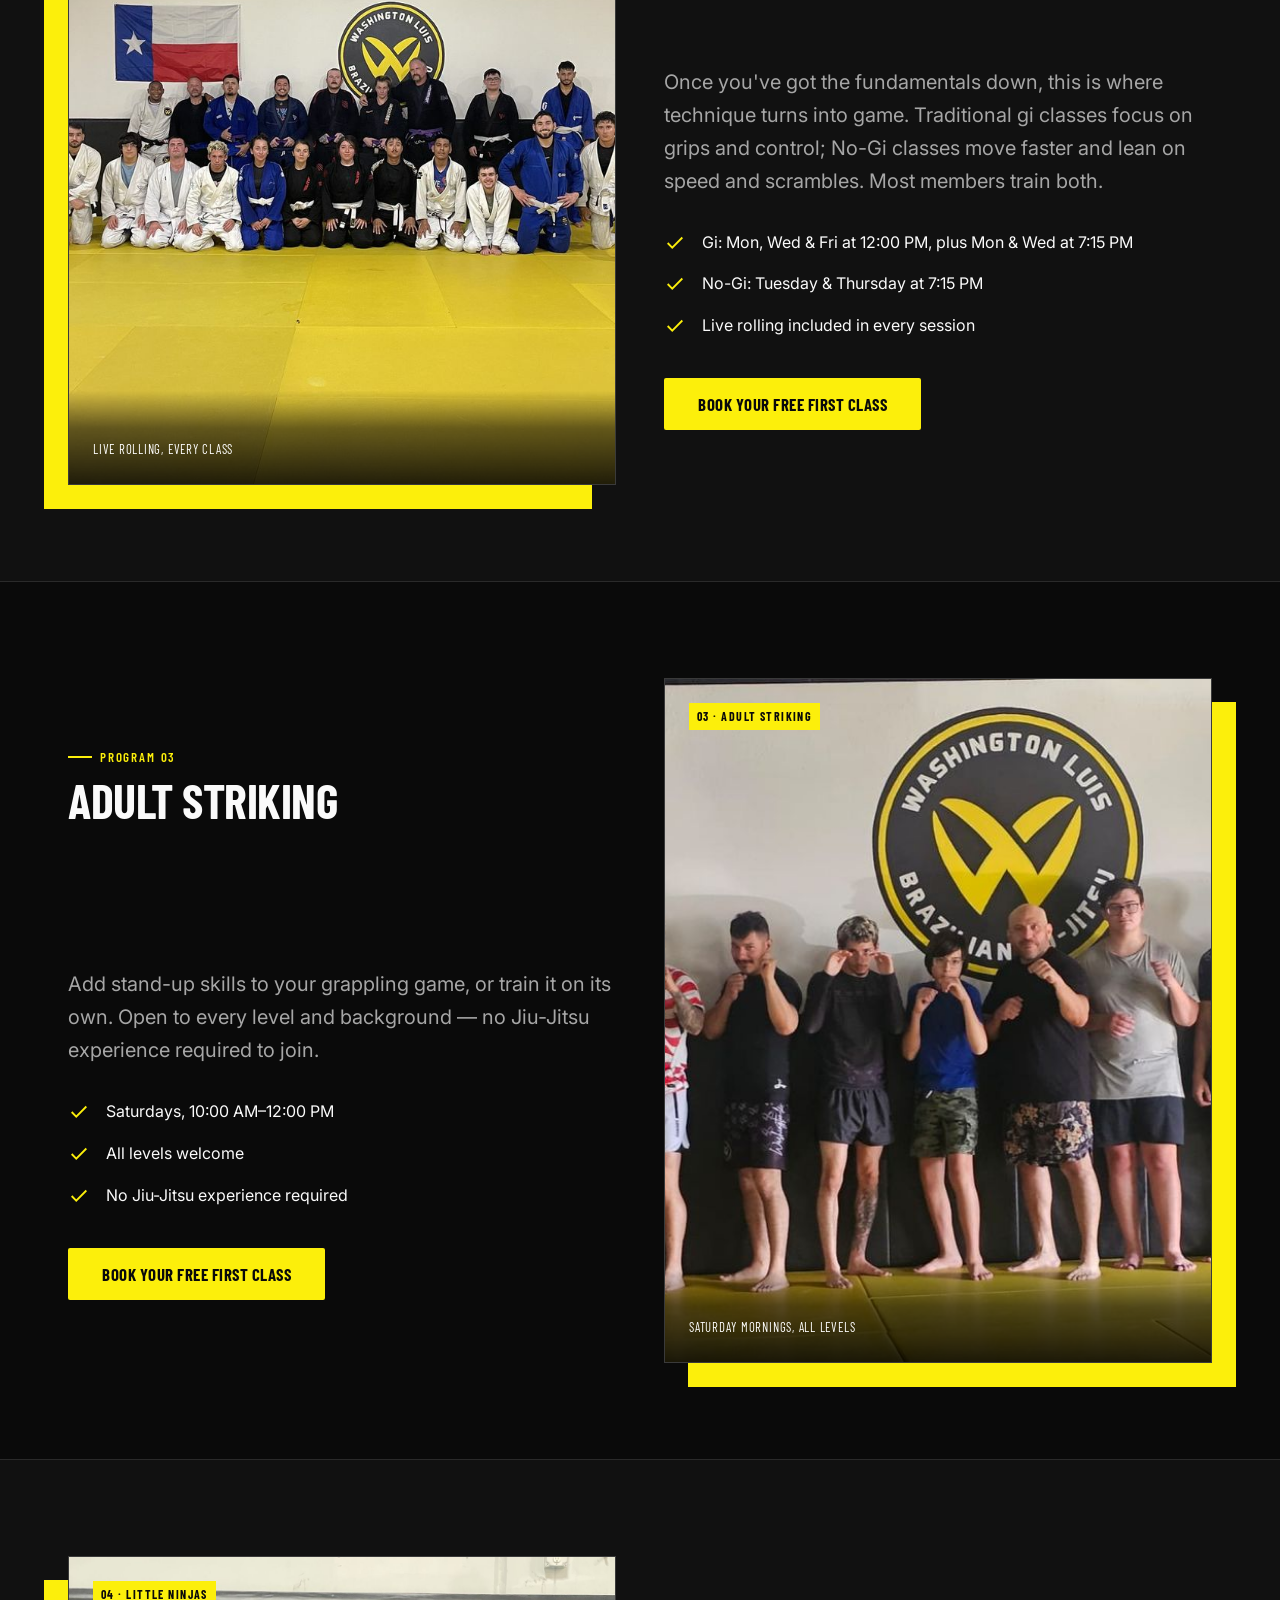
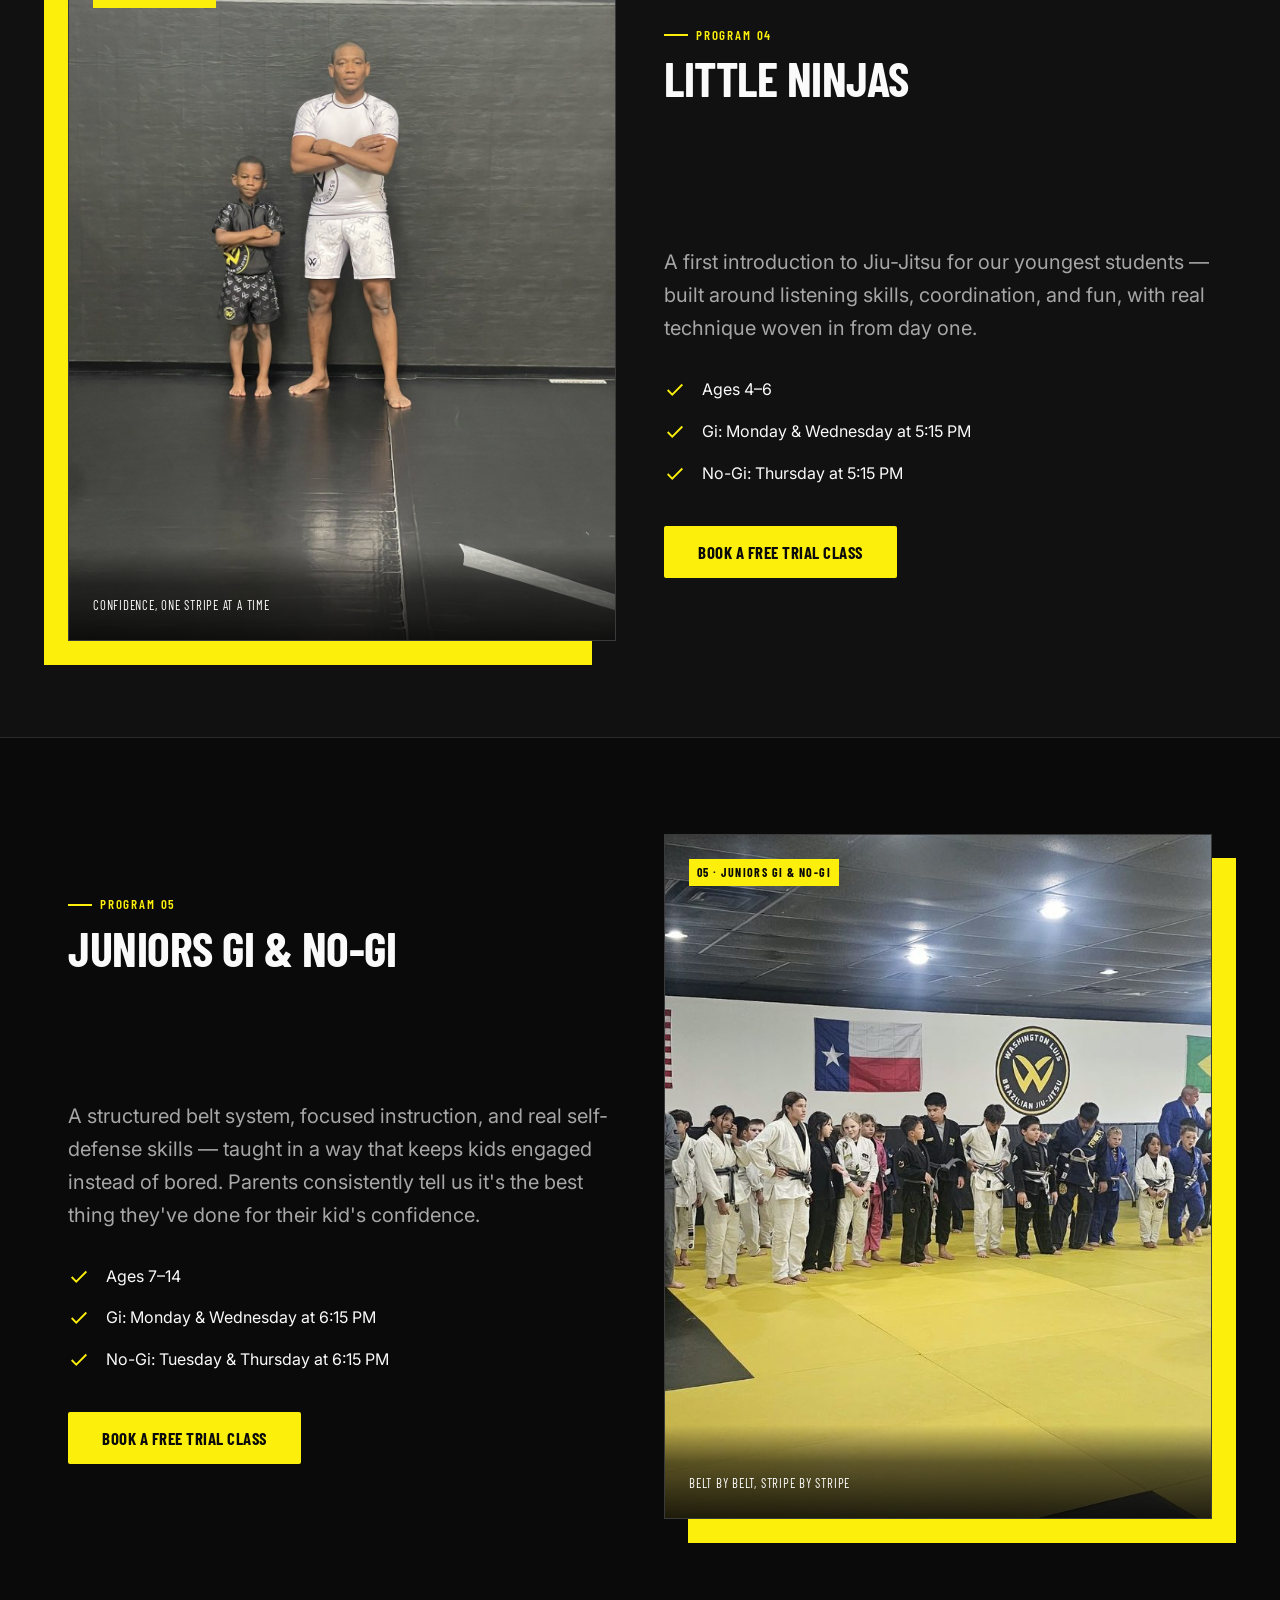
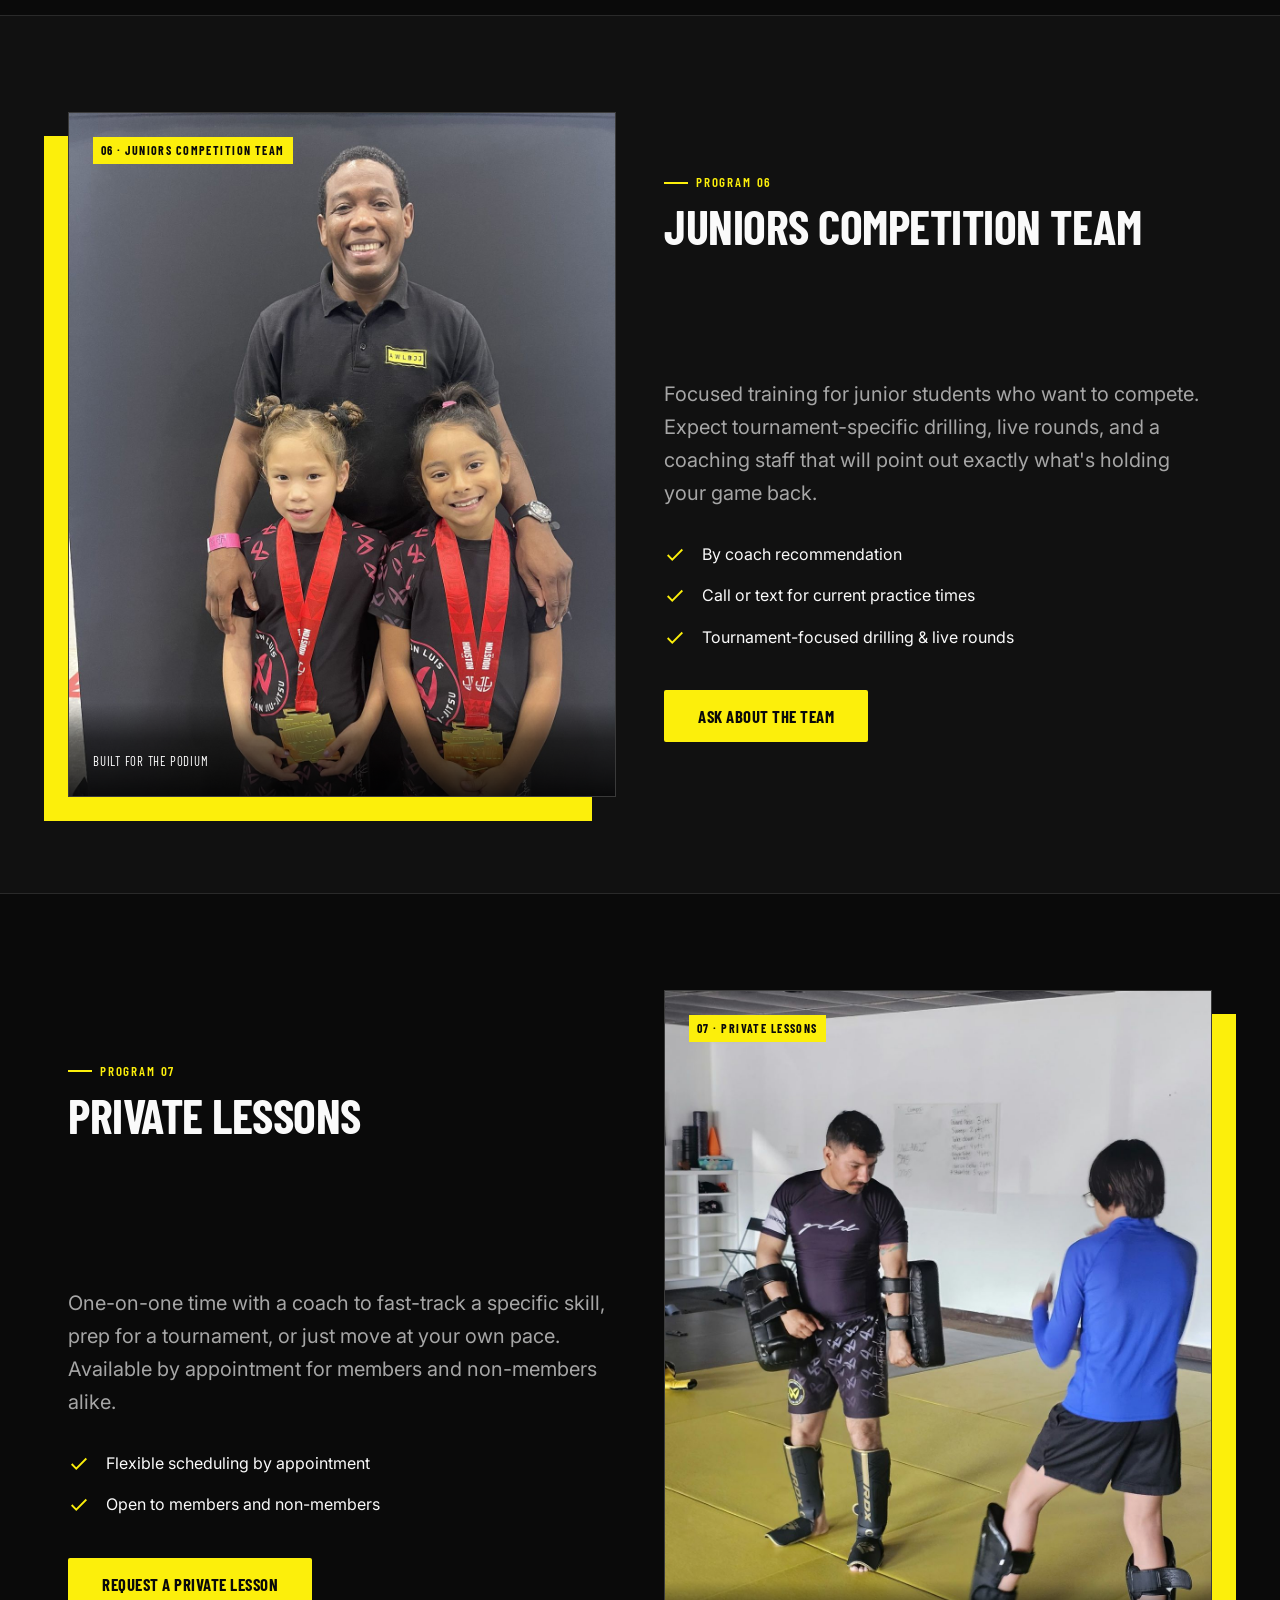
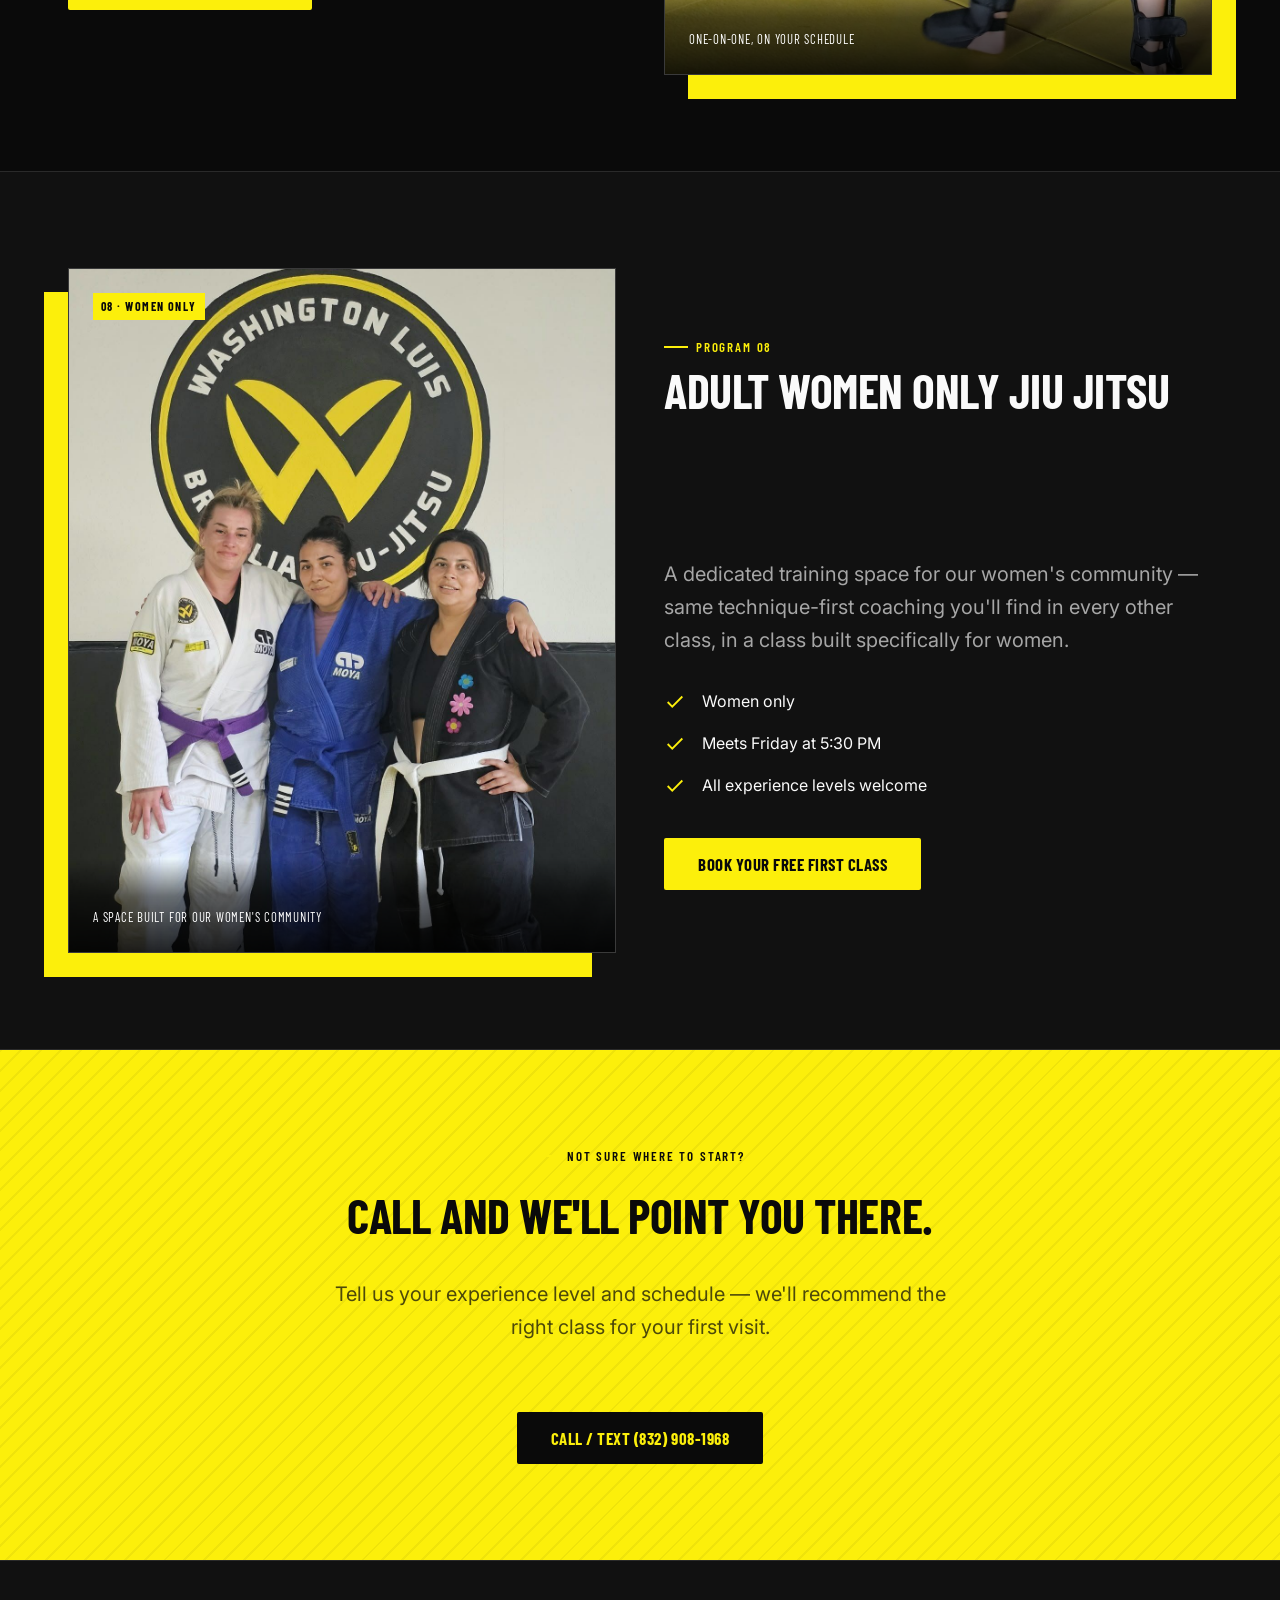
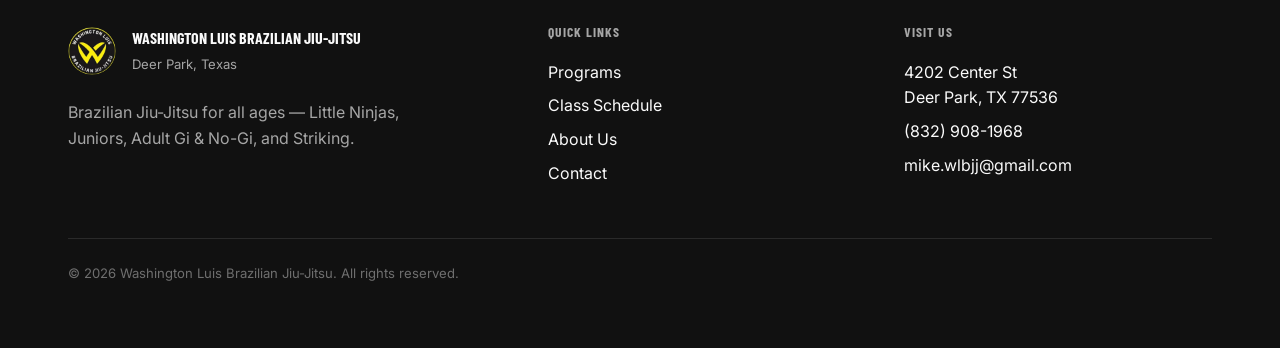
<file: programs.html>
<!doctype html>
<html lang="en">
<head>
<meta charset="UTF-8">
<meta name="viewport" content="width=device-width, initial-scale=1">
<title>BJJ Classes for Kids &amp; Adults in Deer Park, TX | Washington Luis BJJ</title>
<meta name="description" content="BJJ classes in Deer Park, TX for kids and adults: Adult Fundamentals, Gi &amp; No-Gi, Striking, Women Only, Little Ninjas (4-6), Juniors (7-14), Competition Team, and Private Lessons. First class free.">
<meta property="og:title" content="BJJ Classes for Kids &amp; Adults in Deer Park, TX | Washington Luis BJJ">
<meta property="og:description" content="Adult Fundamentals, Gi & No-Gi, Striking, Little Ninjas, Juniors, and a Juniors Competition Team in Deer Park, TX.">
<meta property="og:type" content="website">
<meta property="og:site_name" content="Washington Luis Brazilian Jiu-Jitsu">
<link rel="canonical" href="https://www.washingtonluisbjj.com/programs.html">
<meta property="og:url" content="https://www.washingtonluisbjj.com/programs.html">
<meta property="og:image" content="https://www.washingtonluisbjj.com/assets/og-image.jpg">
<meta name="twitter:card" content="summary_large_image">
<link rel="icon" href="assets/favicon.ico" sizes="any">
<link rel="icon" type="image/png" sizes="32x32" href="assets/favicon-32x32.png">
<link rel="icon" type="image/png" sizes="16x16" href="assets/favicon-16x16.png">
<link rel="apple-touch-icon" href="assets/apple-touch-icon.png">
<link rel="manifest" href="site.webmanifest">
<link rel="preconnect" href="https://fonts.googleapis.com">
<link rel="preconnect" href="https://fonts.gstatic.com" crossorigin>
<link rel="stylesheet" href="css/styles.css?v=23">
<!-- GA4 ANALYTICS: add your Measurement ID and uncomment to activate.
<script async src="https://www.googletagmanager.com/gtag/js?id=G-XXXXXXXXXX"></script>
<script>
  window.dataLayer = window.dataLayer || [];
  function gtag(){dataLayer.push(arguments);}
  gtag('js', new Date());
  gtag('config', 'G-XXXXXXXXXX');
</script>
-->
</head>
<body>
<a class="skip-link" href="#main">Skip to content</a>

<header class="site-header">
  <div class="container">
    <a class="brand" href="index.html">
      <img src="assets/logo-nav.png" width="44" height="44" alt="Washington Luis Brazilian Jiu-Jitsu logo">
      <span>Washington Luis<span class="brand-sub">Brazilian Jiu-Jitsu</span></span>
    </a>
    <nav class="nav-links" aria-label="Primary">
      <a href="index.html">Home</a>
      <a href="programs.html">Programs</a>
      <a href="schedule.html">Schedule</a>
      <a href="about.html">About</a>
      <a href="contact.html">Contact</a>
    </nav>
    <div class="header-cta">
      <a class="btn btn-primary btn-sm" href="contact.html">
        <svg viewBox="0 0 24 24" fill="none" stroke="currentColor" stroke-width="2" width="18" height="18"><rect x="2" y="4" width="20" height="16" rx="2"/><path d="m22 6-10 7L2 6"/></svg>
        Contact Us
      </a>
    </div>
    <button class="nav-toggle" aria-label="Open menu" aria-expanded="false" aria-controls="mobile-nav">
      <svg viewBox="0 0 24 24" fill="none" stroke="currentColor" stroke-width="2" width="22" height="22"><line x1="4" y1="7" x2="20" y2="7"/><line x1="4" y1="12" x2="20" y2="12"/><line x1="4" y1="17" x2="20" y2="17"/></svg>
    </button>
  </div>
</header>

<nav class="mobile-nav" id="mobile-nav" aria-label="Mobile">
  <a href="index.html">Home</a>
  <a href="programs.html">Programs</a>
  <a href="schedule.html">Schedule</a>
  <a href="about.html">About</a>
  <a href="contact.html">Contact</a>
  <a class="btn btn-primary btn-block" href="tel:+18329081968">Call / Text Now</a>
</nav>

<main id="main">

  <section class="page-hero">
    <div class="container">
      <div class="breadcrumb"><a href="index.html">Home</a> / Programs</div>
      <span class="eyebrow">Programs</span>
      <h1 class="h-display mt-2" style="font-size:clamp(2.2rem,4.5vw + 1rem,4rem)">Every Belt<br>Starts Here.</h1>
      <p class="lede mt-3">Eight ways to train at Washington Luis BJJ — pick the track that matches your age and goals, or move between them as a member.</p>
    </div>
  </section>

  <section id="adult-fundamentals">
    <div class="container program-split">
      <div class="program-head" data-reveal>
        <span class="eyebrow">Program 01</span>
        <h2 class="h-section mt-2">Adult Fundamentals</h2>
      </div>
      <div class="hero-poster" data-reveal style="aspect-ratio:4/5;box-shadow:24px 24px 0 0 var(--color-yellow);padding:0;overflow:hidden;">
        <img src="assets/adult-fundamentals-rolling.jpg" alt="Adult Fundamentals students rolling on the mat at Washington Luis Brazilian Jiu-Jitsu" style="width:100%;height:100%;object-fit:cover;" loading="lazy" decoding="async">
        <span class="poster-tag" style="position:absolute;">01 &middot; Adult Fundamentals</span>
        <span class="poster-caption" style="position:absolute;">Where every adult member begins</span>
      </div>
      <div class="program-body" data-reveal>
        <p class="lede mt-3">The on-ramp for adults brand new to Jiu-Jitsu. You'll learn the core positions, escapes, and submissions that everything else builds on — in a class made up entirely of other beginners, so there's no pressure to keep up with advanced students.</p>
        <ul class="check-list mt-4">
          <li><svg viewBox="0 0 24 24" fill="none" stroke="currentColor" stroke-width="2"><path d="M20 6L9 17l-5-5"/></svg><span>No experience or gi required to start</span></li>
          <li><svg viewBox="0 0 24 24" fill="none" stroke="currentColor" stroke-width="2"><path d="M20 6L9 17l-5-5"/></svg><span>Meets Friday at 6:30 PM</span></li>
          <li><svg viewBox="0 0 24 24" fill="none" stroke="currentColor" stroke-width="2"><path d="M20 6L9 17l-5-5"/></svg><span>Structured curriculum, not random classes</span></li>
        </ul>
        <a class="btn btn-primary mt-5" href="tel:+18329081968">Book Your Free First Class</a>
      </div>
    </div>
  </section>

  <section id="adult" class="section-alt">
    <div class="container program-split reverse">
      <div class="program-head" data-reveal>
        <span class="eyebrow">Program 02</span>
        <h2 class="h-section mt-2">Adult Gi &amp; No-Gi</h2>
      </div>
      <div class="hero-poster" data-reveal style="aspect-ratio:4/5;box-shadow:-24px 24px 0 0 var(--color-yellow);padding:0;overflow:hidden;">
        <img src="assets/adult-class-group.jpg" alt="Adult students and coaches at Washington Luis Brazilian Jiu-Jitsu" style="width:100%;height:100%;object-fit:cover;" loading="lazy" decoding="async">
        <span class="poster-tag" style="position:absolute;">02 &middot; Adult Gi &amp; No-Gi</span>
        <span class="poster-caption" style="position:absolute;">Live rolling, every class</span>
      </div>
      <div class="program-body" data-reveal>
        <p class="lede mt-3">Once you've got the fundamentals down, this is where technique turns into game. Traditional gi classes focus on grips and control; No-Gi classes move faster and lean on speed and scrambles. Most members train both.</p>
        <ul class="check-list mt-4">
          <li><svg viewBox="0 0 24 24" fill="none" stroke="currentColor" stroke-width="2"><path d="M20 6L9 17l-5-5"/></svg><span>Gi: Mon, Wed &amp; Fri at 12:00 PM, plus Mon &amp; Wed at 7:15 PM</span></li>
          <li><svg viewBox="0 0 24 24" fill="none" stroke="currentColor" stroke-width="2"><path d="M20 6L9 17l-5-5"/></svg><span>No-Gi: Tuesday &amp; Thursday at 7:15 PM</span></li>
          <li><svg viewBox="0 0 24 24" fill="none" stroke="currentColor" stroke-width="2"><path d="M20 6L9 17l-5-5"/></svg><span>Live rolling included in every session</span></li>
        </ul>
        <a class="btn btn-primary mt-5" href="tel:+18329081968">Book Your Free First Class</a>
      </div>
    </div>
  </section>

  <section id="striking">
    <div class="container program-split">
      <div class="program-head" data-reveal>
        <span class="eyebrow">Program 03</span>
        <h2 class="h-section mt-2">Adult Striking</h2>
      </div>
      <div class="hero-poster" data-reveal style="aspect-ratio:4/5;box-shadow:24px 24px 0 0 var(--color-yellow);padding:0;overflow:hidden;">
        <img src="assets/adult-striking-lineup.jpg" alt="Adult Striking class lineup at Washington Luis Brazilian Jiu-Jitsu" style="width:100%;height:100%;object-fit:cover;" loading="lazy" decoding="async">
        <span class="poster-tag" style="position:absolute;">03 &middot; Adult Striking</span>
        <span class="poster-caption" style="position:absolute;">Saturday mornings, all levels</span>
      </div>
      <div class="program-body" data-reveal>
        <p class="lede mt-3">Add stand-up skills to your grappling game, or train it on its own. Open to every level and background &mdash; no Jiu-Jitsu experience required to join.</p>
        <ul class="check-list mt-4">
          <li><svg viewBox="0 0 24 24" fill="none" stroke="currentColor" stroke-width="2"><path d="M20 6L9 17l-5-5"/></svg><span>Saturdays, 10:00 AM&ndash;12:00 PM</span></li>
          <li><svg viewBox="0 0 24 24" fill="none" stroke="currentColor" stroke-width="2"><path d="M20 6L9 17l-5-5"/></svg><span>All levels welcome</span></li>
          <li><svg viewBox="0 0 24 24" fill="none" stroke="currentColor" stroke-width="2"><path d="M20 6L9 17l-5-5"/></svg><span>No Jiu-Jitsu experience required</span></li>
        </ul>
        <a class="btn btn-primary mt-5" href="tel:+18329081968">Book Your Free First Class</a>
      </div>
    </div>
  </section>

  <section id="little-ninjas" class="section-alt">
    <div class="container program-split reverse">
      <div class="program-head" data-reveal>
        <span class="eyebrow">Program 04</span>
        <h2 class="h-section mt-2">Little Ninjas</h2>
      </div>
      <div class="hero-poster" data-reveal style="aspect-ratio:4/5;box-shadow:-24px 24px 0 0 var(--color-yellow);padding:0;overflow:hidden;">
        <img src="assets/little-ninjas-duo.jpg" alt="Professor Washington Luis with a young Little Ninjas student at Washington Luis Brazilian Jiu-Jitsu" style="width:100%;height:100%;object-fit:cover;" loading="lazy" decoding="async">
        <span class="poster-tag" style="position:absolute;">04 &middot; Little Ninjas</span>
        <span class="poster-caption" style="position:absolute;">Confidence, one stripe at a time</span>
      </div>
      <div class="program-body" data-reveal>
        <p class="lede mt-3">A first introduction to Jiu-Jitsu for our youngest students &mdash; built around listening skills, coordination, and fun, with real technique woven in from day one.</p>
        <ul class="check-list mt-4">
          <li><svg viewBox="0 0 24 24" fill="none" stroke="currentColor" stroke-width="2"><path d="M20 6L9 17l-5-5"/></svg><span>Ages 4&ndash;6</span></li>
          <li><svg viewBox="0 0 24 24" fill="none" stroke="currentColor" stroke-width="2"><path d="M20 6L9 17l-5-5"/></svg><span>Gi: Monday &amp; Wednesday at 5:15 PM</span></li>
          <li><svg viewBox="0 0 24 24" fill="none" stroke="currentColor" stroke-width="2"><path d="M20 6L9 17l-5-5"/></svg><span>No-Gi: Thursday at 5:15 PM</span></li>
        </ul>
        <a class="btn btn-primary mt-5" href="tel:+18329081968">Book a Free Trial Class</a>
      </div>
    </div>
  </section>

  <section id="juniors">
    <div class="container program-split">
      <div class="program-head" data-reveal>
        <span class="eyebrow">Program 05</span>
        <h2 class="h-section mt-2">Juniors Gi &amp; No-Gi</h2>
      </div>
      <div class="hero-poster" data-reveal style="aspect-ratio:4/5;box-shadow:24px 24px 0 0 var(--color-yellow);padding:0;overflow:hidden;">
        <img src="assets/juniors-lineup.jpg" alt="Juniors class lined up on the mat at Washington Luis Brazilian Jiu-Jitsu" style="width:100%;height:100%;object-fit:cover;" loading="lazy" decoding="async">
        <span class="poster-tag" style="position:absolute;">05 &middot; Juniors Gi &amp; No-Gi</span>
        <span class="poster-caption" style="position:absolute;">Belt by belt, stripe by stripe</span>
      </div>
      <div class="program-body" data-reveal>
        <p class="lede mt-3">A structured belt system, focused instruction, and real self-defense skills &mdash; taught in a way that keeps kids engaged instead of bored. Parents consistently tell us it's the best thing they've done for their kid's confidence.</p>
        <ul class="check-list mt-4">
          <li><svg viewBox="0 0 24 24" fill="none" stroke="currentColor" stroke-width="2"><path d="M20 6L9 17l-5-5"/></svg><span>Ages 7&ndash;14</span></li>
          <li><svg viewBox="0 0 24 24" fill="none" stroke="currentColor" stroke-width="2"><path d="M20 6L9 17l-5-5"/></svg><span>Gi: Monday &amp; Wednesday at 6:15 PM</span></li>
          <li><svg viewBox="0 0 24 24" fill="none" stroke="currentColor" stroke-width="2"><path d="M20 6L9 17l-5-5"/></svg><span>No-Gi: Tuesday &amp; Thursday at 6:15 PM</span></li>
        </ul>
        <a class="btn btn-primary mt-5" href="tel:+18329081968">Book a Free Trial Class</a>
      </div>
    </div>
  </section>

  <section id="junior-competition" class="section-alt">
    <div class="container program-split reverse">
      <div class="program-head" data-reveal>
        <span class="eyebrow">Program 06</span>
        <h2 class="h-section mt-2">Juniors Competition Team</h2>
      </div>
      <div class="hero-poster" data-reveal style="aspect-ratio:4/5;box-shadow:-24px 24px 0 0 var(--color-yellow);padding:0;overflow:hidden;">
        <img src="assets/juniors-competition-coach.jpg" alt="Professor Washington Luis with two junior competitors and their gold medals" style="width:100%;height:100%;object-fit:cover;object-position:top center;" loading="lazy" decoding="async">
        <span class="poster-tag" style="position:absolute;">06 &middot; Juniors Competition Team</span>
        <span class="poster-caption" style="position:absolute;">Built for the podium</span>
      </div>
      <div class="program-body" data-reveal>
        <p class="lede mt-3">Focused training for junior students who want to compete. Expect tournament-specific drilling, live rounds, and a coaching staff that will point out exactly what's holding your game back.</p>
        <ul class="check-list mt-4">
          <li><svg viewBox="0 0 24 24" fill="none" stroke="currentColor" stroke-width="2"><path d="M20 6L9 17l-5-5"/></svg><span>By coach recommendation</span></li>
          <li><svg viewBox="0 0 24 24" fill="none" stroke="currentColor" stroke-width="2"><path d="M20 6L9 17l-5-5"/></svg><span>Call or text for current practice times</span></li>
          <li><svg viewBox="0 0 24 24" fill="none" stroke="currentColor" stroke-width="2"><path d="M20 6L9 17l-5-5"/></svg><span>Tournament-focused drilling &amp; live rounds</span></li>
        </ul>
        <a class="btn btn-primary mt-5" href="contact.html">Ask About the Team</a>
      </div>
    </div>
  </section>

  <section id="private">
    <div class="container program-split">
      <div class="program-head" data-reveal>
        <span class="eyebrow">Program 07</span>
        <h2 class="h-section mt-2">Private Lessons</h2>
      </div>
      <div class="hero-poster" data-reveal style="aspect-ratio:4/5;box-shadow:24px 24px 0 0 var(--color-yellow);padding:0;overflow:hidden;">
        <img src="assets/private-lessons-pads.jpg" alt="A coach running a private pad session with a student at Washington Luis Brazilian Jiu-Jitsu" style="width:100%;height:100%;object-fit:cover;" loading="lazy" decoding="async">
        <span class="poster-tag" style="position:absolute;">07 &middot; Private Lessons</span>
        <span class="poster-caption" style="position:absolute;">One-on-one, on your schedule</span>
      </div>
      <div class="program-body" data-reveal>
        <p class="lede mt-3">One-on-one time with a coach to fast-track a specific skill, prep for a tournament, or just move at your own pace. Available by appointment for members and non-members alike.</p>
        <ul class="check-list mt-4">
          <li><svg viewBox="0 0 24 24" fill="none" stroke="currentColor" stroke-width="2"><path d="M20 6L9 17l-5-5"/></svg><span>Flexible scheduling by appointment</span></li>
          <li><svg viewBox="0 0 24 24" fill="none" stroke="currentColor" stroke-width="2"><path d="M20 6L9 17l-5-5"/></svg><span>Open to members and non-members</span></li>
        </ul>
        <a class="btn btn-primary mt-5" href="contact.html">Request a Private Lesson</a>
      </div>
    </div>
  </section>

  <section id="womens" class="section-alt">
    <div class="container program-split reverse">
      <div class="program-head" data-reveal>
        <span class="eyebrow">Program 08</span>
        <h2 class="h-section mt-2">Adult Women Only Jiu Jitsu</h2>
      </div>
      <div class="hero-poster" data-reveal style="aspect-ratio:4/5;box-shadow:-24px 24px 0 0 var(--color-yellow);padding:0;overflow:hidden;">
        <img src="assets/womens-only-training.jpg" alt="Three women in gis smiling together after Women Only Jiu Jitsu class at Washington Luis Brazilian Jiu-Jitsu" style="width:100%;height:100%;object-fit:cover;" loading="lazy" decoding="async">
        <span class="poster-tag" style="position:absolute;">08 &middot; Women Only</span>
        <span class="poster-caption" style="position:absolute;">A space built for our women's community</span>
      </div>
      <div class="program-body" data-reveal>
        <p class="lede mt-3">A dedicated training space for our women's community &mdash; same technique-first coaching you'll find in every other class, in a class built specifically for women.</p>
        <ul class="check-list mt-4">
          <li><svg viewBox="0 0 24 24" fill="none" stroke="currentColor" stroke-width="2"><path d="M20 6L9 17l-5-5"/></svg><span>Women only</span></li>
          <li><svg viewBox="0 0 24 24" fill="none" stroke="currentColor" stroke-width="2"><path d="M20 6L9 17l-5-5"/></svg><span>Meets Friday at 5:30 PM</span></li>
          <li><svg viewBox="0 0 24 24" fill="none" stroke="currentColor" stroke-width="2"><path d="M20 6L9 17l-5-5"/></svg><span>All experience levels welcome</span></li>
        </ul>
        <a class="btn btn-primary mt-5" href="tel:+18329081968">Book Your Free First Class</a>
      </div>
    </div>
  </section>

  <section class="cta-band">
    <div class="container section-head center" data-reveal>
      <span class="eyebrow" style="color:#0A0A0A">Not Sure Where to Start?</span>
      <h2 class="h-section">Call and We'll Point You There.</h2>
      <p class="lede">Tell us your experience level and schedule — we'll recommend the right class for your first visit.</p>
      <div class="hero-actions" style="justify-content:center">
        <a class="btn btn-primary" href="tel:+18329081968">Call / Text (832) 908-1968</a>
      </div>
    </div>
  </section>

</main>

<footer class="site-footer">
  <div class="container">
    <div class="footer-grid">
      <div>
        <div class="footer-brand">
          <img src="assets/logo-nav.png" width="44" height="44" alt="Washington Luis Brazilian Jiu-Jitsu logo">
          <div><b>Washington Luis Brazilian Jiu-Jitsu</b><span>Deer Park, Texas</span></div>
        </div>
        <p class="text-muted mt-4" style="max-width:36ch;">Brazilian Jiu-Jitsu for all ages &mdash; Little Ninjas, Juniors, Adult Gi &amp; No-Gi, and Striking.</p>
      </div>
      <div class="footer-col">
        <h4>Quick Links</h4>
        <ul>
          <li><a href="programs.html">Programs</a></li>
          <li><a href="schedule.html">Class Schedule</a></li>
          <li><a href="about.html">About Us</a></li>
          <li><a href="contact.html">Contact</a></li>
        </ul>
      </div>
      <div class="footer-col">
        <h4>Visit Us</h4>
        <ul>
          <li>4202 Center St<br>Deer Park, TX 77536</li>
          <li><a href="tel:+18329081968">(832) 908-1968</a></li>
          <li><a href="mailto:mike.wlbjj@gmail.com">mike.wlbjj@gmail.com</a></li>
        </ul>
      </div>
    </div>
    <div class="footer-bottom">
      <span>&copy; <span id="year">2026</span> Washington Luis Brazilian Jiu-Jitsu. All rights reserved.</span>
    </div>
  </div>
</footer>

<div class="mobile-cta-bar">
  <a href="tel:+18329081968">
    <svg viewBox="0 0 24 24" fill="none" stroke="currentColor" stroke-width="2" width="18" height="18"><path d="M22 16.92v3a2 2 0 0 1-2.18 2 19.79 19.79 0 0 1-8.63-3.07 19.5 19.5 0 0 1-6-6 19.79 19.79 0 0 1-3.07-8.67A2 2 0 0 1 4.11 2h3a2 2 0 0 1 2 1.72c.127.96.362 1.903.7 2.81a2 2 0 0 1-.45 2.11L8.09 9.91a16 16 0 0 0 6 6l1.27-1.27a2 2 0 0 1 2.11-.45c.907.338 1.85.573 2.81.7A2 2 0 0 1 22 16.92z"/></svg>
    Call
  </a>
  <a class="is-primary" href="sms:+18329081968">
    <svg viewBox="0 0 24 24" fill="none" stroke="currentColor" stroke-width="2" width="18" height="18"><path d="M21 15a2 2 0 0 1-2 2H7l-4 4V5a2 2 0 0 1 2-2h14a2 2 0 0 1 2 2z"/></svg>
    Text Us
  </a>
</div>

<script src="js/main.js?v=8"></script>
</body>
</html>
</file>
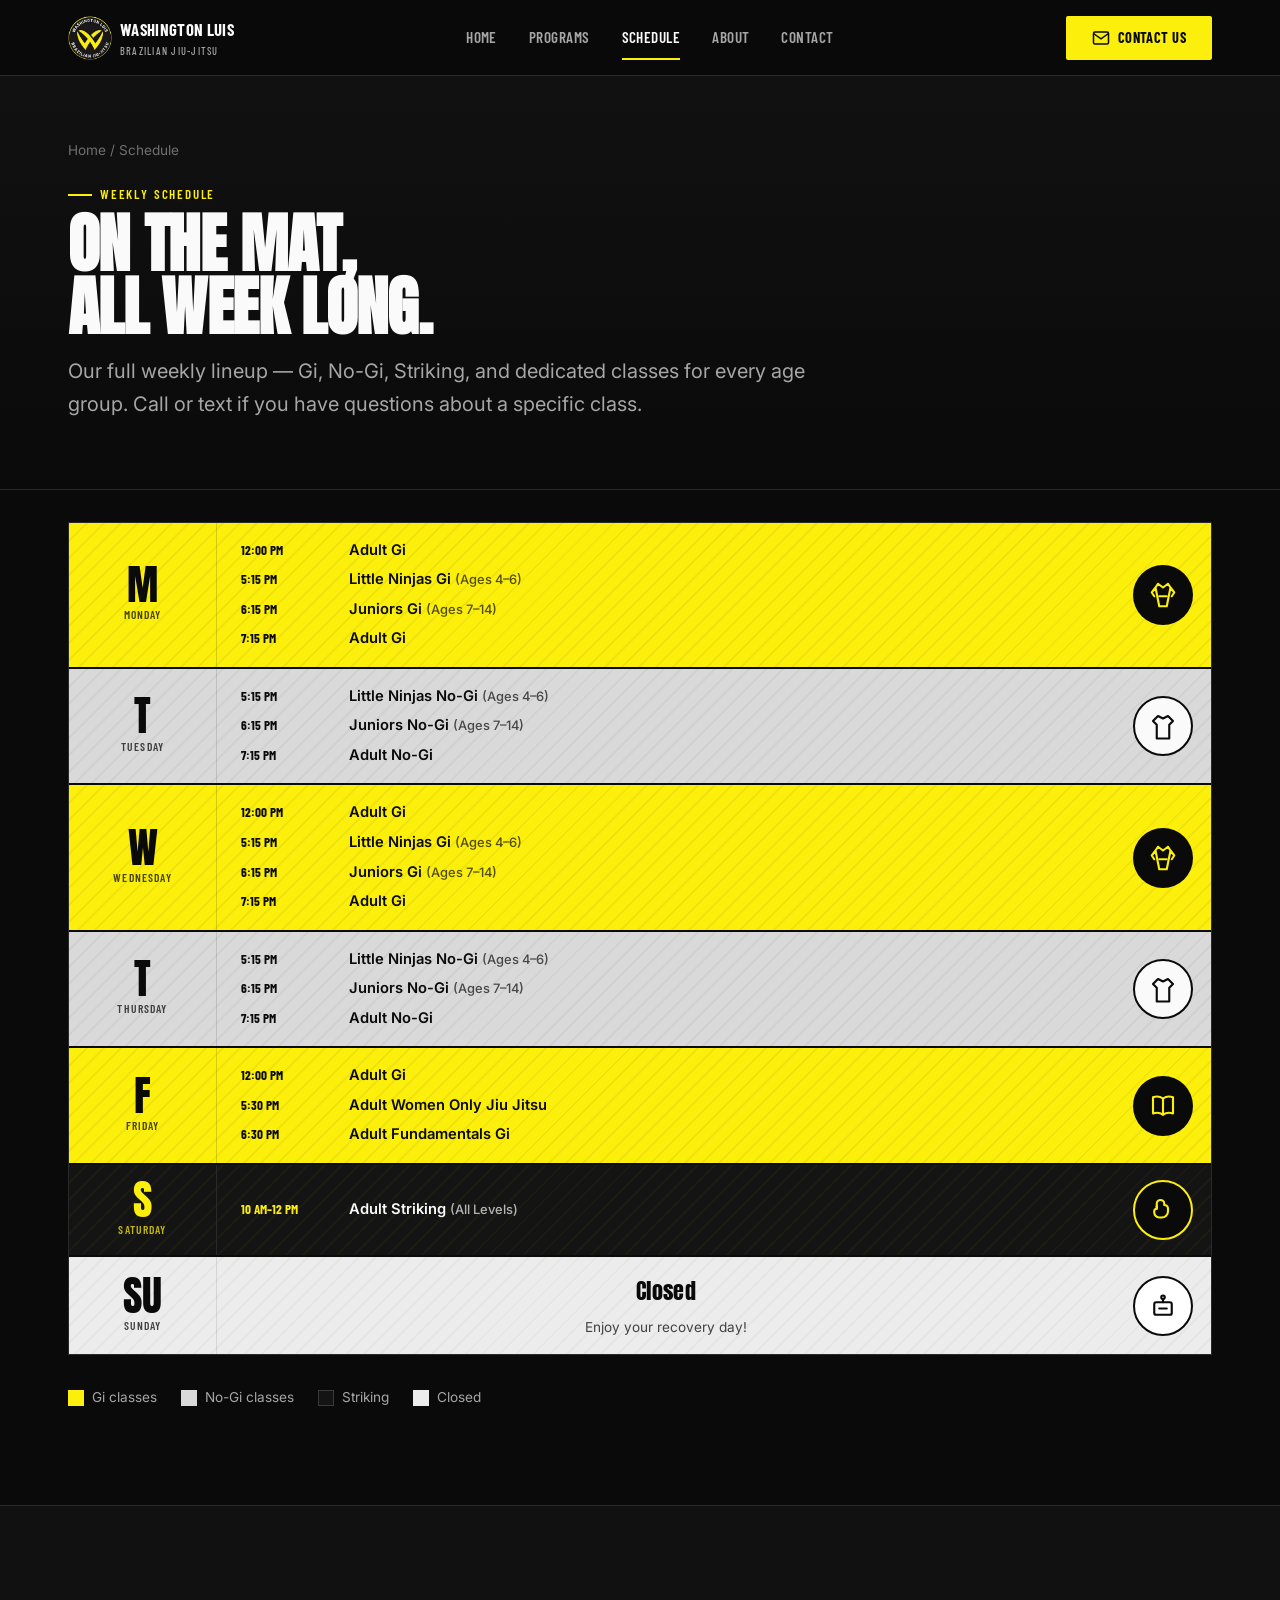
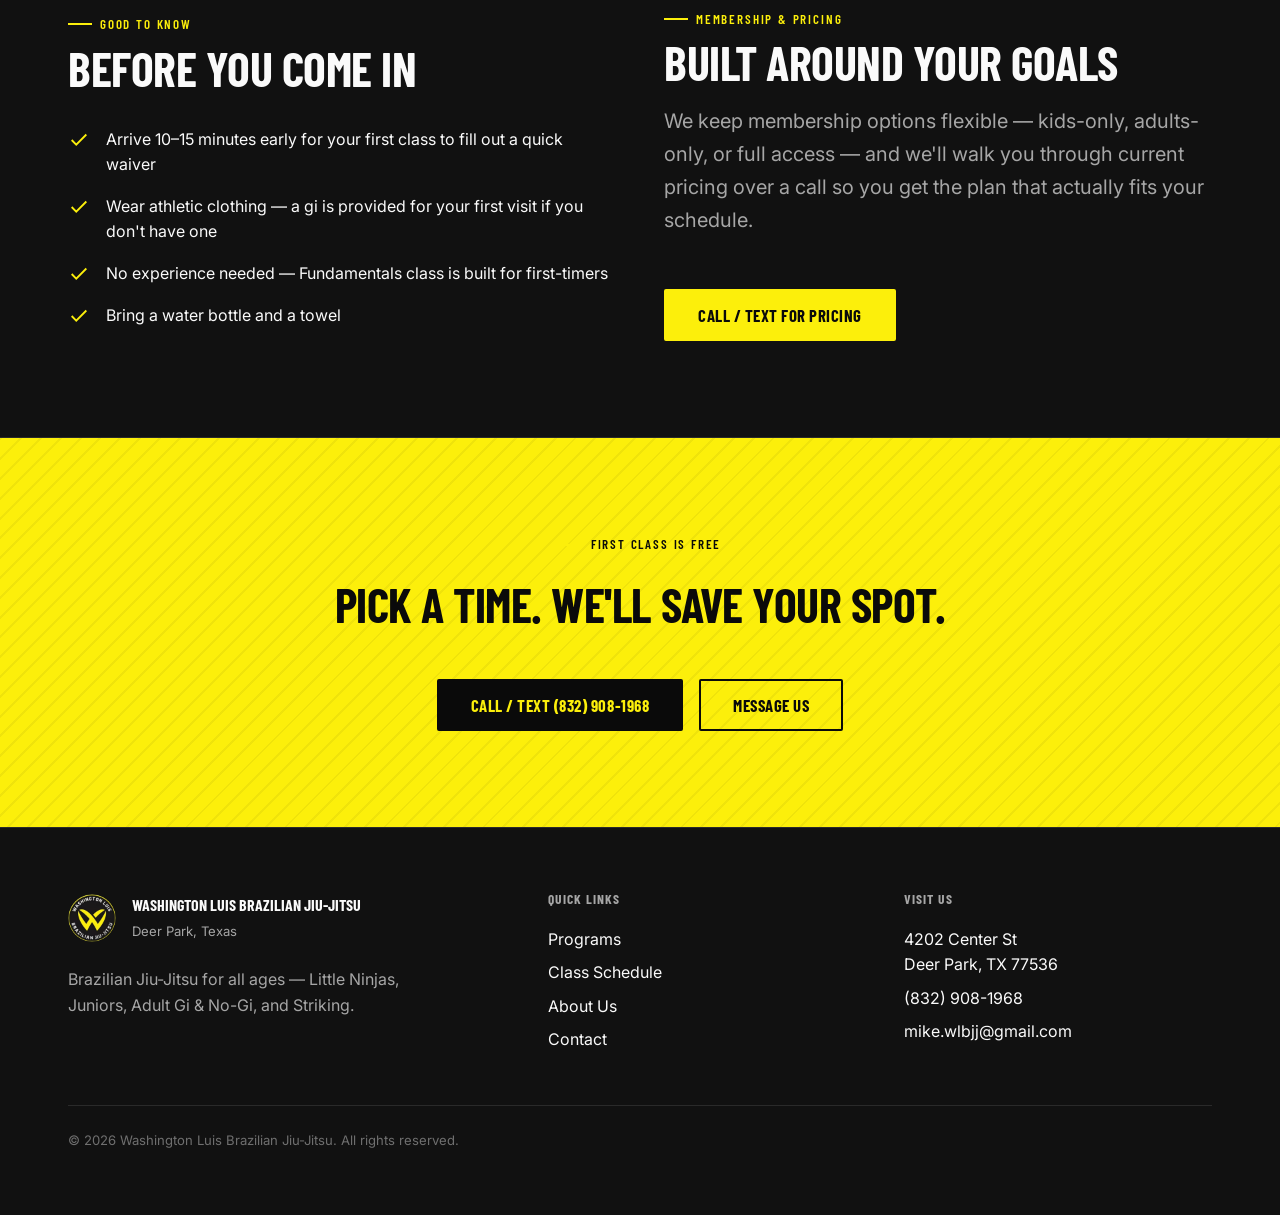
<file: schedule.html>
<!doctype html>
<html lang="en">
<head>
<meta charset="UTF-8">
<meta name="viewport" content="width=device-width, initial-scale=1">
<title>BJJ Class Schedule | Deer Park, TX | Washington Luis BJJ</title>
<meta name="description" content="Weekly class schedule for Washington Luis Brazilian Jiu-Jitsu in Deer Park, TX. Adult Gi & No-Gi, Adult Striking, Little Ninjas, Juniors, and the Juniors Competition Team.">
<meta property="og:title" content="BJJ Class Schedule | Deer Park, TX | Washington Luis BJJ">
<meta property="og:description" content="Our full weekly class schedule in Deer Park, TX — Gi, No-Gi, Striking, and dedicated classes for every age group.">
<meta property="og:type" content="website">
<meta property="og:site_name" content="Washington Luis Brazilian Jiu-Jitsu">
<link rel="canonical" href="https://www.washingtonluisbjj.com/schedule.html">
<meta property="og:url" content="https://www.washingtonluisbjj.com/schedule.html">
<meta property="og:image" content="https://www.washingtonluisbjj.com/assets/og-image.jpg">
<meta name="twitter:card" content="summary_large_image">
<link rel="icon" href="assets/favicon.ico" sizes="any">
<link rel="icon" type="image/png" sizes="32x32" href="assets/favicon-32x32.png">
<link rel="icon" type="image/png" sizes="16x16" href="assets/favicon-16x16.png">
<link rel="apple-touch-icon" href="assets/apple-touch-icon.png">
<link rel="manifest" href="site.webmanifest">
<link rel="preconnect" href="https://fonts.googleapis.com">
<link rel="preconnect" href="https://fonts.gstatic.com" crossorigin>
<link rel="stylesheet" href="css/styles.css?v=23">
<!-- GA4 ANALYTICS: add your Measurement ID and uncomment to activate.
<script async src="https://www.googletagmanager.com/gtag/js?id=G-XXXXXXXXXX"></script>
<script>
  window.dataLayer = window.dataLayer || [];
  function gtag(){dataLayer.push(arguments);}
  gtag('js', new Date());
  gtag('config', 'G-XXXXXXXXXX');
</script>
-->
</head>
<body>
<a class="skip-link" href="#main">Skip to content</a>

<header class="site-header">
  <div class="container">
    <a class="brand" href="index.html">
      <img src="assets/logo-nav.png" width="44" height="44" alt="Washington Luis Brazilian Jiu-Jitsu logo">
      <span>Washington Luis<span class="brand-sub">Brazilian Jiu-Jitsu</span></span>
    </a>
    <nav class="nav-links" aria-label="Primary">
      <a href="index.html">Home</a>
      <a href="programs.html">Programs</a>
      <a href="schedule.html">Schedule</a>
      <a href="about.html">About</a>
      <a href="contact.html">Contact</a>
    </nav>
    <div class="header-cta">
      <a class="btn btn-primary btn-sm" href="contact.html">
        <svg viewBox="0 0 24 24" fill="none" stroke="currentColor" stroke-width="2" width="18" height="18"><rect x="2" y="4" width="20" height="16" rx="2"/><path d="m22 6-10 7L2 6"/></svg>
        Contact Us
      </a>
    </div>
    <button class="nav-toggle" aria-label="Open menu" aria-expanded="false" aria-controls="mobile-nav">
      <svg viewBox="0 0 24 24" fill="none" stroke="currentColor" stroke-width="2" width="22" height="22"><line x1="4" y1="7" x2="20" y2="7"/><line x1="4" y1="12" x2="20" y2="12"/><line x1="4" y1="17" x2="20" y2="17"/></svg>
    </button>
  </div>
</header>

<nav class="mobile-nav" id="mobile-nav" aria-label="Mobile">
  <a href="index.html">Home</a>
  <a href="programs.html">Programs</a>
  <a href="schedule.html">Schedule</a>
  <a href="about.html">About</a>
  <a href="contact.html">Contact</a>
  <a class="btn btn-primary btn-block" href="tel:+18329081968">Call / Text Now</a>
</nav>

<main id="main">

  <section class="page-hero">
    <div class="container">
      <div class="breadcrumb"><a href="index.html">Home</a> / Schedule</div>
      <span class="eyebrow">Weekly Schedule</span>
      <h1 class="h-display mt-2" style="font-size:clamp(2.2rem,4.5vw + 1rem,4rem)">On The Mat,<br>All Week Long.</h1>
      <p class="lede mt-3">
        Our full weekly lineup — Gi, No-Gi, Striking, and dedicated classes for every age group. Call or text if you have questions about a specific class.
      </p>
    </div>
  </section>

  <section>
    <div class="container" data-reveal>
      <div class="day-schedule">

        <div class="day-row day-row--gi">
          <div class="day-badge"><span class="day-letter">M</span><span class="day-name">Monday</span></div>
          <div class="day-classes">
            <div class="class-row"><span class="class-time">12:00 PM</span><span class="class-name">Adult Gi</span></div>
            <div class="class-row"><span class="class-time">5:15 PM</span><span class="class-name">Little Ninjas Gi <em>(Ages 4&ndash;6)</em></span></div>
            <div class="class-row"><span class="class-time">6:15 PM</span><span class="class-name">Juniors Gi <em>(Ages 7&ndash;14)</em></span></div>
            <div class="class-row"><span class="class-time">7:15 PM</span><span class="class-name">Adult Gi</span></div>
          </div>
          <div class="day-icon"><div class="icon-circle">
            <svg viewBox="0 0 24 24" fill="none" stroke="currentColor" stroke-width="1.7" stroke-linecap="round" stroke-linejoin="round"><path d="M8 3l4 3 4-3M6 6l2-3M18 6l-2-3M6 6l3 15h6l3-15M6 6L3 10l2 3M18 6l3 4-2 3"/><path d="M9 13h6"/></svg>
          </div></div>
        </div>

        <div class="day-row day-row--nogi">
          <div class="day-badge"><span class="day-letter">T</span><span class="day-name">Tuesday</span></div>
          <div class="day-classes">
            <div class="class-row"><span class="class-time">5:15 PM</span><span class="class-name">Little Ninjas No-Gi <em>(Ages 4&ndash;6)</em></span></div>
            <div class="class-row"><span class="class-time">6:15 PM</span><span class="class-name">Juniors No-Gi <em>(Ages 7&ndash;14)</em></span></div>
            <div class="class-row"><span class="class-time">7:15 PM</span><span class="class-name">Adult No-Gi</span></div>
          </div>
          <div class="day-icon"><div class="icon-circle">
            <svg viewBox="0 0 24 24" fill="none" stroke="currentColor" stroke-width="1.7" stroke-linecap="round" stroke-linejoin="round"><path d="M8 4l4 2 4-2 4 4-3 3v11H7V11L4 8z"/></svg>
          </div></div>
        </div>

        <div class="day-row day-row--gi">
          <div class="day-badge"><span class="day-letter">W</span><span class="day-name">Wednesday</span></div>
          <div class="day-classes">
            <div class="class-row"><span class="class-time">12:00 PM</span><span class="class-name">Adult Gi</span></div>
            <div class="class-row"><span class="class-time">5:15 PM</span><span class="class-name">Little Ninjas Gi <em>(Ages 4&ndash;6)</em></span></div>
            <div class="class-row"><span class="class-time">6:15 PM</span><span class="class-name">Juniors Gi <em>(Ages 7&ndash;14)</em></span></div>
            <div class="class-row"><span class="class-time">7:15 PM</span><span class="class-name">Adult Gi</span></div>
          </div>
          <div class="day-icon"><div class="icon-circle">
            <svg viewBox="0 0 24 24" fill="none" stroke="currentColor" stroke-width="1.7" stroke-linecap="round" stroke-linejoin="round"><path d="M8 3l4 3 4-3M6 6l2-3M18 6l-2-3M6 6l3 15h6l3-15M6 6L3 10l2 3M18 6l3 4-2 3"/><path d="M9 13h6"/></svg>
          </div></div>
        </div>

        <div class="day-row day-row--nogi">
          <div class="day-badge"><span class="day-letter">T</span><span class="day-name">Thursday</span></div>
          <div class="day-classes">
            <div class="class-row"><span class="class-time">5:15 PM</span><span class="class-name">Little Ninjas No-Gi <em>(Ages 4&ndash;6)</em></span></div>
            <div class="class-row"><span class="class-time">6:15 PM</span><span class="class-name">Juniors No-Gi <em>(Ages 7&ndash;14)</em></span></div>
            <div class="class-row"><span class="class-time">7:15 PM</span><span class="class-name">Adult No-Gi</span></div>
          </div>
          <div class="day-icon"><div class="icon-circle">
            <svg viewBox="0 0 24 24" fill="none" stroke="currentColor" stroke-width="1.7" stroke-linecap="round" stroke-linejoin="round"><path d="M8 4l4 2 4-2 4 4-3 3v11H7V11L4 8z"/></svg>
          </div></div>
        </div>

        <div class="day-row day-row--gi">
          <div class="day-badge"><span class="day-letter">F</span><span class="day-name">Friday</span></div>
          <div class="day-classes">
            <div class="class-row"><span class="class-time">12:00 PM</span><span class="class-name">Adult Gi</span></div>
            <div class="class-row"><span class="class-time">5:30 PM</span><span class="class-name">Adult Women Only Jiu Jitsu</span></div>
            <div class="class-row"><span class="class-time">6:30 PM</span><span class="class-name">Adult Fundamentals Gi</span></div>
          </div>
          <div class="day-icon"><div class="icon-circle">
            <svg viewBox="0 0 24 24" fill="none" stroke="currentColor" stroke-width="1.7" stroke-linecap="round" stroke-linejoin="round"><path d="M12 6c-2-1.5-5-2-8-1v13c3-1 6-.5 8 1c2-1.5 5-2 8-1V5c-3-1-6-.5-8 1z"/><path d="M12 6v13"/></svg>
          </div></div>
        </div>

        <div class="day-row day-row--striking">
          <div class="day-badge"><span class="day-letter">S</span><span class="day-name">Saturday</span></div>
          <div class="day-classes">
            <div class="class-row"><span class="class-time">10 AM&ndash;12 PM</span><span class="class-name">Adult Striking <em>(All Levels)</em></span></div>
          </div>
          <div class="day-icon"><div class="icon-circle">
            <svg viewBox="0 0 24 24" fill="none" stroke="currentColor" stroke-width="1.7" stroke-linecap="round" stroke-linejoin="round"><path d="M7 11V7a3 3 0 016 0v1a3 3 0 013 3v2a5 5 0 01-5 5H9a4 4 0 01-4-4v-1a2 2 0 012-2z"/><path d="M7 11V9"/></svg>
          </div></div>
        </div>

        <div class="day-row day-row--closed">
          <div class="day-badge"><span class="day-letter">SU</span><span class="day-name">Sunday</span></div>
          <div class="day-classes">
            <span class="closed-label">Closed</span>
            <span class="closed-sub">Enjoy your recovery day!</span>
          </div>
          <div class="day-icon"><div class="icon-circle">
            <svg viewBox="0 0 24 24" fill="none" stroke="currentColor" stroke-width="1.7" stroke-linecap="round" stroke-linejoin="round"><circle cx="12" cy="5" r="1.4"/><path d="M12 6.4V9"/><rect x="5" y="9" width="14" height="10" rx="1.5"/><path d="M9 14h6"/></svg>
          </div></div>
        </div>

      </div>

      <div class="schedule-legend">
        <div class="legend-item"><span class="legend-swatch" style="background:var(--color-yellow);"></span>Gi classes</div>
        <div class="legend-item"><span class="legend-swatch" style="background:#D9D9D9;"></span>No-Gi classes</div>
        <div class="legend-item"><span class="legend-swatch" style="background:#141414;border:1px solid var(--color-border-strong);"></span>Striking</div>
        <div class="legend-item"><span class="legend-swatch" style="background:#ECECEC;"></span>Closed</div>
      </div>
    </div>
  </section>

  <section class="section-alt">
    <div class="container split">
      <div data-reveal>
        <span class="eyebrow">Good To Know</span>
        <h2 class="h-section mt-2">Before You Come In</h2>
        <ul class="check-list mt-4">
          <li><svg viewBox="0 0 24 24" fill="none" stroke="currentColor" stroke-width="2"><path d="M20 6L9 17l-5-5"/></svg><span>Arrive 10&ndash;15 minutes early for your first class to fill out a quick waiver</span></li>
          <li><svg viewBox="0 0 24 24" fill="none" stroke="currentColor" stroke-width="2"><path d="M20 6L9 17l-5-5"/></svg><span>Wear athletic clothing &mdash; a gi is provided for your first visit if you don't have one</span></li>
          <li><svg viewBox="0 0 24 24" fill="none" stroke="currentColor" stroke-width="2"><path d="M20 6L9 17l-5-5"/></svg><span>No experience needed &mdash; Fundamentals class is built for first-timers</span></li>
          <li><svg viewBox="0 0 24 24" fill="none" stroke="currentColor" stroke-width="2"><path d="M20 6L9 17l-5-5"/></svg><span>Bring a water bottle and a towel</span></li>
        </ul>
      </div>
      <div data-reveal>
        <span class="eyebrow">Membership &amp; Pricing</span>
        <h2 class="h-section mt-2">Built Around Your Goals</h2>
        <p class="lede mt-3">We keep membership options flexible &mdash; kids-only, adults-only, or full access &mdash; and we'll walk you through current pricing over a call so you get the plan that actually fits your schedule.</p>
        <a class="btn btn-primary mt-5" href="tel:+18329081968">Call / Text for Pricing</a>
      </div>
    </div>
  </section>

  <section class="cta-band">
    <div class="container section-head center" data-reveal>
      <span class="eyebrow" style="color:#0A0A0A">First Class Is Free</span>
      <h2 class="h-section">Pick a Time. We'll Save Your Spot.</h2>
      <div class="hero-actions" style="justify-content:center">
        <a class="btn btn-primary" href="tel:+18329081968">Call / Text (832) 908-1968</a>
        <a class="btn btn-outline" href="contact.html">Message Us</a>
      </div>
    </div>
  </section>

</main>

<footer class="site-footer">
  <div class="container">
    <div class="footer-grid">
      <div>
        <div class="footer-brand">
          <img src="assets/logo-nav.png" width="44" height="44" alt="Washington Luis Brazilian Jiu-Jitsu logo">
          <div><b>Washington Luis Brazilian Jiu-Jitsu</b><span>Deer Park, Texas</span></div>
        </div>
        <p class="text-muted mt-4" style="max-width:36ch;">Brazilian Jiu-Jitsu for all ages &mdash; Little Ninjas, Juniors, Adult Gi &amp; No-Gi, and Striking.</p>
      </div>
      <div class="footer-col">
        <h4>Quick Links</h4>
        <ul>
          <li><a href="programs.html">Programs</a></li>
          <li><a href="schedule.html">Class Schedule</a></li>
          <li><a href="about.html">About Us</a></li>
          <li><a href="contact.html">Contact</a></li>
        </ul>
      </div>
      <div class="footer-col">
        <h4>Visit Us</h4>
        <ul>
          <li>4202 Center St<br>Deer Park, TX 77536</li>
          <li><a href="tel:+18329081968">(832) 908-1968</a></li>
          <li><a href="mailto:mike.wlbjj@gmail.com">mike.wlbjj@gmail.com</a></li>
        </ul>
      </div>
    </div>
    <div class="footer-bottom">
      <span>&copy; <span id="year">2026</span> Washington Luis Brazilian Jiu-Jitsu. All rights reserved.</span>
    </div>
  </div>
</footer>

<div class="mobile-cta-bar">
  <a href="tel:+18329081968">
    <svg viewBox="0 0 24 24" fill="none" stroke="currentColor" stroke-width="2" width="18" height="18"><path d="M22 16.92v3a2 2 0 0 1-2.18 2 19.79 19.79 0 0 1-8.63-3.07 19.5 19.5 0 0 1-6-6 19.79 19.79 0 0 1-3.07-8.67A2 2 0 0 1 4.11 2h3a2 2 0 0 1 2 1.72c.127.96.362 1.903.7 2.81a2 2 0 0 1-.45 2.11L8.09 9.91a16 16 0 0 0 6 6l1.27-1.27a2 2 0 0 1 2.11-.45c.907.338 1.85.573 2.81.7A2 2 0 0 1 22 16.92z"/></svg>
    Call
  </a>
  <a class="is-primary" href="sms:+18329081968">
    <svg viewBox="0 0 24 24" fill="none" stroke="currentColor" stroke-width="2" width="18" height="18"><path d="M21 15a2 2 0 0 1-2 2H7l-4 4V5a2 2 0 0 1 2-2h14a2 2 0 0 1 2 2z"/></svg>
    Text Us
  </a>
</div>

<script src="js/main.js?v=8"></script>
</body>
</html>
</file>
<file: css/styles.css>
/* ==========================================================================
   Washington Luis Brazilian Jiu-Jitsu — Design System
   Style: Poster Editorial (near-black + brand yellow + warm white)
   Brand colors sampled directly from the client's logo
   ========================================================================== */

@import url('https://fonts.googleapis.com/css2?family=Anton&family=Barlow+Condensed:wght@500;600;700&family=Inter:wght@400;500;600;700&display=swap');

:root {
  /* --- Brand (sampled from logo) --- */
  --color-yellow: #FCEF0B;
  --color-yellow-hover: #E0D400;
  --color-yellow-soft: rgba(252, 239, 11, 0.12);
  --color-yellow-soft-strong: rgba(252, 239, 11, 0.22);

  /* --- Neutrals --- */
  --color-bg: #0A0A0A;
  --color-bg-alt: #111111;
  --color-card: #151515;
  --color-card-hover: #1B1B1B;
  --color-border: #2A2A2A;
  --color-border-strong: #3A3A3A;
  --color-fg: #FAFAFA;
  --color-fg-muted: #A6A6A6;
  --color-fg-faint: #6F6F6F;
  --color-white: #FFFFFF;

  /* --- Semantic --- */
  --color-destructive: #EF4444;
  --color-success: #22C55E;

  /* --- Typography --- */
  --font-display: 'Anton', 'Arial Narrow', sans-serif;
  --font-heading: 'Barlow Condensed', 'Arial Narrow', sans-serif;
  --font-body: 'Inter', -apple-system, BlinkMacSystemFont, sans-serif;

  /* --- Spacing (standard density) --- */
  --space-1: 4px;
  --space-2: 8px;
  --space-3: 16px;
  --space-4: 24px;
  --space-5: 32px;
  --space-6: 48px;
  --space-7: 64px;
  --space-8: 96px;

  /* --- Radius (poster-sharp, minimal rounding) --- */
  --radius-sm: 2px;
  --radius-md: 4px;

  /* --- Motion --- */
  --ease-out: cubic-bezier(0.16, 1, 0.3, 1);
  --duration-fast: 180ms;
  --duration-base: 280ms;
  --duration-slow: 400ms;

  /* --- Layout --- */
  --container-max: 1240px;
  --header-h: 76px;
}

/* ==========================================================================
   Reset / base
   ========================================================================== */

*, *::before, *::after { box-sizing: border-box; }
html { scroll-behavior: smooth; }
@media (prefers-reduced-motion: reduce) {
  html { scroll-behavior: auto; }
  *, *::before, *::after {
    animation-duration: 0.01ms !important;
    animation-iteration-count: 1 !important;
    transition-duration: 0.01ms !important;
    scroll-behavior: auto !important;
  }
}

body {
  margin: 0;
  background: var(--color-bg);
  color: var(--color-fg);
  font-family: var(--font-body);
  font-size: 16px;
  line-height: 1.6;
  -webkit-font-smoothing: antialiased;
}

img { max-width: 100%; display: block; }
a { color: inherit; text-decoration: none; }
ul { list-style: none; margin: 0; padding: 0; }
button { font: inherit; cursor: pointer; }

h1, h2, h3, h4 {
  margin: 0;
  font-family: var(--font-heading);
  font-weight: 700;
  line-height: 1.08;
  letter-spacing: -0.01em;
}

.container {
  width: 100%;
  max-width: var(--container-max);
  margin-inline: auto;
  padding-inline: var(--space-4);
}

@media (min-width: 768px) {
  .container { padding-inline: var(--space-6); }
}

section { padding-block: var(--space-7); }
@media (min-width: 1024px) { section { padding-block: var(--space-8); } }

/* Focus visibility — never remove */
:focus-visible {
  outline: 2px solid var(--color-yellow);
  outline-offset: 2px;
}

/* ==========================================================================
   Typography scale
   ========================================================================== */

.eyebrow {
  display: inline-flex;
  align-items: center;
  gap: var(--space-2);
  font-family: var(--font-heading);
  font-weight: 600;
  font-size: 13px;
  letter-spacing: 0.14em;
  text-transform: uppercase;
  color: var(--color-yellow);
}
.eyebrow::before {
  content: '';
  width: 24px;
  height: 2px;
  background: var(--color-yellow);
}

.h-display {
  font-family: var(--font-display);
  text-transform: uppercase;
  letter-spacing: -0.01em;
  font-size: clamp(2.6rem, 6vw + 1rem, 5.2rem);
  line-height: 0.98;
}

.h-section {
  font-size: clamp(1.9rem, 3.2vw + 1rem, 3rem);
  text-transform: uppercase;
}

.h-card {
  font-size: 1.4rem;
  text-transform: uppercase;
}

.lede {
  font-size: clamp(1.05rem, 1.2vw + 0.6rem, 1.25rem);
  color: var(--color-fg-muted);
  max-width: 58ch;
  line-height: 1.65;
}

.text-muted { color: var(--color-fg-muted); }

/* ==========================================================================
   Buttons
   ========================================================================== */

.btn {
  display: inline-flex;
  align-items: center;
  justify-content: center;
  gap: var(--space-2);
  min-height: 52px;
  padding: 0 var(--space-5);
  font-family: var(--font-heading);
  font-weight: 700;
  font-size: 1.05rem;
  text-transform: uppercase;
  letter-spacing: 0.03em;
  border-radius: var(--radius-sm);
  border: 2px solid transparent;
  transition: transform var(--duration-fast) var(--ease-out),
              background-color var(--duration-fast) var(--ease-out),
              border-color var(--duration-fast) var(--ease-out),
              color var(--duration-fast) var(--ease-out),
              box-shadow var(--duration-fast) var(--ease-out);
  cursor: pointer;
  white-space: nowrap;
}
.btn:active { transform: translateY(1px); }

.btn-primary {
  background: var(--color-yellow);
  color: #0A0A0A;
  border-color: var(--color-yellow);
}
.btn-primary:hover {
  background: var(--color-yellow-hover);
  border-color: var(--color-yellow-hover);
  transform: translateY(-2px);
  box-shadow: 0 10px 24px rgba(252, 239, 11, 0.22);
}

.btn-outline {
  background: transparent;
  color: var(--color-fg);
  border-color: var(--color-border-strong);
}
.btn-outline:hover {
  border-color: var(--color-yellow);
  color: var(--color-yellow);
  transform: translateY(-2px);
}

.btn-sm { min-height: 44px; padding: 0 var(--space-4); font-size: 0.9rem; }
.btn-block { width: 100%; }

/* ==========================================================================
   Header / Nav
   ========================================================================== */

.site-header {
  position: sticky;
  top: 0;
  z-index: 100;
  height: var(--header-h);
  display: flex;
  align-items: center;
  background: rgba(10, 10, 10, 0.88);
  backdrop-filter: blur(10px);
  -webkit-backdrop-filter: blur(10px);
  border-bottom: 1px solid var(--color-border);
  transition: background-color var(--duration-base) var(--ease-out);
}

.site-header .container {
  display: flex;
  align-items: center;
  justify-content: space-between;
  gap: var(--space-4);
}

.brand {
  display: flex;
  align-items: center;
  gap: var(--space-2);
  font-family: var(--font-heading);
  font-weight: 700;
  font-size: 1.05rem;
  text-transform: uppercase;
  letter-spacing: 0.02em;
}
.brand img { width: 44px; height: 44px; border-radius: 50%; }
.brand .brand-sub { display: block; font-size: 0.65rem; color: var(--color-fg-muted); letter-spacing: 0.12em; font-weight: 500; }

.nav-links {
  display: none;
  align-items: center;
  gap: var(--space-5);
  font-family: var(--font-heading);
  font-weight: 600;
  font-size: 0.95rem;
  text-transform: uppercase;
  letter-spacing: 0.03em;
}
@media (min-width: 900px) { .nav-links { display: flex; } }

.nav-links a {
  position: relative;
  padding-block: var(--space-2);
  color: var(--color-fg-muted);
  transition: color var(--duration-fast) var(--ease-out);
}
.nav-links a:hover, .nav-links a[aria-current="page"] { color: var(--color-fg); }
.nav-links a::after {
  content: '';
  position: absolute;
  left: 0; right: 0; bottom: -2px;
  height: 2px;
  background: var(--color-yellow);
  transform: scaleX(0);
  transform-origin: left;
  transition: transform var(--duration-base) var(--ease-out);
}
.nav-links a:hover::after, .nav-links a[aria-current="page"]::after { transform: scaleX(1); }

.header-cta {
  display: none;
  align-items: center;
  gap: var(--space-3);
}
@media (min-width: 900px) { .header-cta { display: flex; } }

.nav-toggle {
  display: inline-flex;
  align-items: center;
  justify-content: center;
  width: 44px;
  height: 44px;
  background: transparent;
  border: 1px solid var(--color-border-strong);
  border-radius: var(--radius-sm);
  color: var(--color-fg);
}
@media (min-width: 900px) { .nav-toggle { display: none; } }

.mobile-nav {
  position: fixed;
  inset: var(--header-h) 0 0 0;
  z-index: 90;
  background: var(--color-bg);
  padding: var(--space-5) var(--space-4);
  display: flex;
  flex-direction: column;
  gap: var(--space-2);
  transform: translateX(100%);
  transition: transform var(--duration-base) var(--ease-out);
}
.mobile-nav.is-open { transform: translateX(0); }
.mobile-nav a {
  padding: var(--space-3) var(--space-2);
  font-family: var(--font-heading);
  font-size: 1.4rem;
  text-transform: uppercase;
  font-weight: 600;
  border-bottom: 1px solid var(--color-border);
}
.mobile-nav a[aria-current="page"] { color: var(--color-yellow); }
.mobile-nav .btn { margin-top: var(--space-4); }

/* Sticky mobile call bar — thumb-reachable primary CTA */
.mobile-cta-bar {
  position: fixed;
  left: 0; right: 0; bottom: 0;
  z-index: 95;
  display: flex;
  gap: 1px;
  background: var(--color-border);
  border-top: 1px solid var(--color-border);
}
@media (min-width: 900px) { .mobile-cta-bar { display: none; } }
.mobile-cta-bar a {
  flex: 1;
  display: flex;
  align-items: center;
  justify-content: center;
  gap: var(--space-2);
  min-height: 60px;
  background: var(--color-bg-alt);
  font-family: var(--font-heading);
  font-weight: 700;
  text-transform: uppercase;
  letter-spacing: 0.03em;
  font-size: 0.95rem;
}
.mobile-cta-bar a.is-primary { background: var(--color-yellow); color: #0A0A0A; }

/* ==========================================================================
   Hero
   ========================================================================== */

.hero {
  position: relative;
  min-height: 100vh;
  min-height: 100svh;
  display: flex;
  align-items: flex-end;
  overflow: hidden;
  background: #0A0A0A; /* shows instantly while the video buffers, and if it can't load at all */
  border-bottom: 1px solid var(--color-border);
  padding-block: 0; /* .hero-inner owns its own top/bottom spacing — the generic `section` rule would otherwise double it */
}

.hero-video-el {
  position: absolute;
  inset: 0;
  width: 100%;
  height: 100%;
  object-fit: cover;
  object-position: center 42%;
  z-index: 0;
  background: #0A0A0A;
}

/* Light overall tint for contrast — deliberately subtle so the video stays the focal element */
.hero-tint {
  position: absolute;
  inset: 0;
  z-index: 1;
  background: rgba(10, 10, 10, 0.16);
  pointer-events: none;
}

/* Scrim concentrated at the bottom, where the CTA sits, so the top ~2/3 of the video stays unobstructed */
.hero-scrim {
  position: absolute;
  inset: 0;
  z-index: 1;
  background: linear-gradient(
    180deg,
    rgba(10, 10, 10, 0) 0%,
    rgba(10, 10, 10, 0) 32%,
    rgba(10, 10, 10, 0.55) 66%,
    rgba(10, 10, 10, 1) 92%,
    rgba(10, 10, 10, 1) 100%
  );
  pointer-events: none;
}

.hero-inner {
  position: relative;
  z-index: 2;
  width: 100%;
  padding-top: var(--space-6);
  padding-bottom: var(--space-7);
}

.hero-copy {
  position: relative;
  z-index: 1;
  max-width: 700px;
}
/* Anchored to the text block's own height (not a % of viewport), so contrast holds
   on very tall mobile screens regardless of where the video's bright/dark areas land. */
.hero-copy::before {
  content: '';
  position: absolute;
  z-index: -1;
  left: -50vw;
  right: -50vw;
  top: -2.5rem;
  bottom: -3rem;
  background: linear-gradient(
    180deg,
    rgba(10, 10, 10, 0) 0%,
    rgba(10, 10, 10, 0.6) 22%,
    rgba(10, 10, 10, 0.88) 55%,
    rgba(10, 10, 10, 0.96) 100%
  );
  pointer-events: none;
}
.hero-copy .h-display { margin-top: var(--space-3); }
.hero-copy .lede { margin-top: var(--space-4); }

.hero-actions {
  display: flex;
  flex-wrap: wrap;
  gap: var(--space-3);
  margin-top: var(--space-5);
}

.hero-trust {
  display: flex;
  flex-wrap: wrap;
  gap: var(--space-5);
  margin-top: var(--space-6);
  padding-top: var(--space-5);
  border-top: 1px solid var(--color-border);
}
.hero-trust .stat b {
  display: block;
  font-family: var(--font-display);
  font-size: 2rem;
  color: var(--color-yellow);
  line-height: 1;
}
.hero-trust .stat span {
  display: block;
  margin-top: var(--space-1);
  font-size: 0.8rem;
  color: var(--color-fg-muted);
  text-transform: uppercase;
  letter-spacing: 0.08em;
}

/* Poster visual block — CSS-only "photo" substitute with depth */
.hero-poster {
  position: relative;
  aspect-ratio: 4 / 5;
  border: 1px solid var(--color-border-strong);
  background:
    repeating-linear-gradient(135deg, rgba(252,239,11,0.05) 0 2px, transparent 2px 10px),
    linear-gradient(155deg, #1B1B1B 0%, #0D0D0D 60%, #000 100%);
  display: flex;
  align-items: center;
  justify-content: center;
  box-shadow: 24px 24px 0 0 var(--color-yellow);
}
.hero-poster img {
  width: 62%;
  filter: drop-shadow(0 20px 40px rgba(0,0,0,0.6));
  transition: transform var(--duration-slow) var(--ease-out);
}
.hero-poster:hover img { transform: scale(1.05); }
.hero-poster .poster-tag {
  position: absolute;
  top: var(--space-4);
  left: var(--space-4);
  font-family: var(--font-heading);
  font-weight: 700;
  font-size: 0.75rem;
  letter-spacing: 0.12em;
  text-transform: uppercase;
  padding: var(--space-1) var(--space-2);
  background: var(--color-yellow);
  color: #0A0A0A;
}
.hero-poster .poster-caption {
  position: absolute;
  bottom: 0;
  left: 0;
  right: 0;
  font-family: var(--font-heading);
  text-transform: uppercase;
  font-size: 0.8rem;
  letter-spacing: 0.06em;
  color: #fff;
  background: linear-gradient(to top, rgba(0,0,0,0.85) 0%, rgba(0,0,0,0.55) 60%, transparent 100%);
  padding: var(--space-6) var(--space-4) var(--space-4);
}

/* ==========================================================================
   Cards — interactive program / info cards
   ========================================================================== */

.card-grid {
  display: grid;
  gap: var(--space-4);
  margin-top: var(--space-6);
  grid-template-columns: 1fr;
}
@media (min-width: 640px) { .card-grid { grid-template-columns: repeat(2, 1fr); } }
@media (min-width: 1024px) { .card-grid.cols-3 { grid-template-columns: repeat(3, 1fr); } }

.info-card {
  position: relative;
  background: var(--color-card);
  border: 1px solid var(--color-border);
  padding: var(--space-5);
  transition: transform var(--duration-base) var(--ease-out),
              border-color var(--duration-base) var(--ease-out),
              background-color var(--duration-base) var(--ease-out);
}
.info-card:hover,
.info-card:focus-within {
  transform: translateY(-6px);
  border-color: var(--color-yellow);
  background: var(--color-card-hover);
}

.info-card .card-icon {
  width: 52px;
  height: 52px;
  display: flex;
  align-items: center;
  justify-content: center;
  background: var(--color-yellow-soft);
  color: var(--color-yellow);
  border: 1px solid var(--color-yellow-soft-strong);
  transition: background-color var(--duration-base) var(--ease-out);
}
.info-card:hover .card-icon { background: var(--color-yellow); color: #0A0A0A; }
.info-card .card-icon svg { width: 26px; height: 26px; }

.info-card .h-card { margin-top: var(--space-4); }
.info-card p { margin-top: var(--space-2); color: var(--color-fg-muted); }

.info-card .card-meta {
  display: flex;
  flex-wrap: wrap;
  gap: var(--space-2);
  margin-top: var(--space-4);
}
.tag {
  font-family: var(--font-heading);
  font-size: 0.72rem;
  text-transform: uppercase;
  letter-spacing: 0.06em;
  padding: 4px 10px;
  border: 1px solid var(--color-border-strong);
  color: var(--color-fg-muted);
}

.info-card .card-link {
  display: inline-flex;
  align-items: center;
  gap: var(--space-1);
  margin-top: var(--space-4);
  font-family: var(--font-heading);
  font-weight: 700;
  font-size: 0.85rem;
  text-transform: uppercase;
  letter-spacing: 0.04em;
  color: var(--color-fg);
}
.info-card .card-link svg { width: 16px; height: 16px; transition: transform var(--duration-fast) var(--ease-out); }
.info-card:hover .card-link svg { transform: translateX(4px); }

/* Stretched-link pattern for whole-card click target */
.card-link.stretched::after { content: ''; position: absolute; inset: 0; }

/* ==========================================================================
   Section helpers
   ========================================================================== */

.section-head {
  display: flex;
  flex-direction: column;
  gap: var(--space-3);
  max-width: 720px;
}
.section-head.center { align-items: center; text-align: center; margin-inline: auto; }
.section-head .h-section { margin-top: var(--space-2); }

.section-alt { background: var(--color-bg-alt); border-block: 1px solid var(--color-border); }

.split {
  display: grid;
  gap: var(--space-6);
}
@media (min-width: 1024px) { .split.reverse { direction: rtl; } .split.reverse > * { direction: ltr; } }
@media (min-width: 1024px) { .split { grid-template-columns: 1fr 1fr; align-items: center; } }

/* Program sections (programs.html): same source order for every program
   (head, image, body) so mobile always reads Program/Title, Image, Description,
   Checklist, CTA — desktop still alternates image left/right via .reverse. */
.program-split {
  display: grid;
  grid-template-areas: "head" "image" "body";
  row-gap: var(--space-5);
}
.program-split .program-head { grid-area: head; }
.program-split .hero-poster { grid-area: image; }
.program-split .program-body { grid-area: body; }
@media (min-width: 1024px) {
  .program-split {
    grid-template-columns: 1fr 1fr;
    grid-template-areas: "head image" "body image";
    column-gap: var(--space-6);
    row-gap: 0;
    align-items: center;
  }
  .program-split.reverse { grid-template-areas: "image head" "image body"; }
}

/* Optional wrapper for program-split content whose head/body text is short
   (no checklist/CTA to fill the row) — keeps head+body flowing as one block,
   centered against the image on desktop, while still splitting around the
   image on mobile via display:contents. */
@media (max-width: 1023px) {
  .program-split .program-text { display: contents; }
}
@media (min-width: 1024px) {
  .program-split:has(.program-text) { grid-template-areas: "text image"; }
  .program-split.reverse:has(.program-text) { grid-template-areas: "image text"; }
  .program-split .program-text { grid-area: text; }
}

/* Checklist / feature list */
.check-list li {
  display: flex;
  align-items: flex-start;
  gap: var(--space-3);
  padding-block: var(--space-2);
}
.check-list svg { width: 22px; height: 22px; flex-shrink: 0; color: var(--color-yellow); margin-top: 2px; }

/* ==========================================================================
   Testimonials
   ========================================================================== */

.testimonial {
  background: var(--color-card);
  border: 1px solid var(--color-border);
  padding: var(--space-5);
  height: 100%;
  transition: transform var(--duration-base) var(--ease-out),
              border-color var(--duration-base) var(--ease-out);
}
.testimonial:hover { transform: translateY(-4px); border-color: var(--color-yellow); }
.testimonial .stars { display: flex; gap: 2px; color: var(--color-yellow); margin-bottom: var(--space-3); }
.testimonial .stars svg { width: 18px; height: 18px; }
.testimonial blockquote { margin: 0; font-size: 1.05rem; line-height: 1.6; }
.testimonial .author {
  display: flex;
  align-items: center;
  gap: var(--space-3);
  margin-top: var(--space-4);
  padding-top: var(--space-4);
  border-top: 1px solid var(--color-border);
}
.testimonial .avatar {
  width: 40px; height: 40px;
  display: flex; align-items: center; justify-content: center;
  background: var(--color-yellow-soft);
  color: var(--color-yellow);
  font-family: var(--font-heading); font-weight: 700;
}
.testimonial .author b { display: block; font-size: 0.95rem; }
.testimonial .author span { font-size: 0.82rem; color: var(--color-fg-muted); }

/* ==========================================================================
   CTA band
   ========================================================================== */

.cta-band {
  position: relative;
  overflow: hidden;
  background: var(--color-yellow);
  color: #0A0A0A;
}
.cta-band::before {
  content: '';
  position: absolute; inset: 0;
  background: repeating-linear-gradient(135deg, rgba(10,10,10,0.05) 0 2px, transparent 2px 14px);
}
.cta-band .container { position: relative; z-index: 1; }
.cta-band .h-section { color: #0A0A0A; }
.cta-band .lede { color: rgba(10,10,10,0.72); }
.cta-band .btn-outline { border-color: #0A0A0A; color: #0A0A0A; }
.cta-band .btn-outline:hover { background: #0A0A0A; color: var(--color-yellow); border-color: #0A0A0A; }
.cta-band .btn-primary { background: #0A0A0A; color: var(--color-yellow); border-color: #0A0A0A; }
.cta-band .btn-primary:hover { background: #1A1A1A; }

/* ==========================================================================
   Forms
   ========================================================================== */

.form-grid { display: grid; gap: var(--space-4); }
@media (min-width: 640px) { .form-grid.two { grid-template-columns: 1fr 1fr; } }

.field { display: flex; flex-direction: column; gap: var(--space-2); }
.field label {
  font-family: var(--font-heading);
  font-size: 0.8rem;
  text-transform: uppercase;
  letter-spacing: 0.06em;
  color: var(--color-fg-muted);
}
.field input, .field select, .field textarea {
  background: var(--color-bg-alt);
  border: 1px solid var(--color-border-strong);
  border-radius: var(--radius-sm);
  color: var(--color-fg);
  font-family: var(--font-body);
  font-size: 1rem;
  padding: var(--space-3);
  min-height: 48px;
}
.field textarea { min-height: 120px; resize: vertical; }
.field input:focus, .field select:focus, .field textarea:focus {
  outline: 2px solid var(--color-yellow);
  outline-offset: 1px;
  border-color: var(--color-yellow);
}
.form-note { margin-top: var(--space-3); font-size: 0.85rem; color: var(--color-fg-faint); }

/* ==========================================================================
   Weekly schedule — color-coded day rows (poster-matched)
   ========================================================================== */

.day-schedule {
  display: flex;
  flex-direction: column;
  gap: 2px;
  border: 1px solid var(--color-border);
}

.day-row {
  display: flex;
  align-items: stretch;
  min-height: 88px;
}
@media (max-width: 767px) {
  .day-row { flex-direction: column; min-height: 0; }
}

.day-badge {
  flex-shrink: 0;
  width: 148px;
  display: flex;
  flex-direction: column;
  align-items: center;
  justify-content: center;
  padding: var(--space-3);
  text-align: center;
}
.day-badge .day-letter {
  font-family: var(--font-display);
  font-size: 2.6rem;
  line-height: 0.9;
}
.day-badge .day-name {
  margin-top: 2px;
  font-family: var(--font-heading);
  font-weight: 600;
  font-size: 0.72rem;
  letter-spacing: 0.1em;
  text-transform: uppercase;
  opacity: 0.75;
}
@media (max-width: 767px) {
  .day-badge {
    width: auto;
    flex-direction: row;
    justify-content: flex-start;
    gap: var(--space-2);
    padding: var(--space-2) var(--space-4);
  }
  .day-badge .day-letter { font-size: 1.5rem; }
  .day-badge .day-name { margin-top: 0; }
}

.day-classes {
  flex: 1;
  display: flex;
  flex-direction: column;
  justify-content: center;
  gap: 6px;
  padding: var(--space-3) var(--space-4);
}
.class-row {
  display: flex;
  align-items: baseline;
  gap: var(--space-3);
  font-size: 0.92rem;
}
.class-row .class-time {
  flex-shrink: 0;
  width: 92px;
  font-family: var(--font-heading);
  font-weight: 700;
  font-size: 0.82rem;
}
.class-row .class-name { font-weight: 600; }
@media (max-width: 480px) {
  /* Recover horizontal room so entries like "Little Ninjas No-Gi (Ages 4–7)"
     fit on one line instead of wrapping the age range to its own line. */
  .day-classes { padding-inline: var(--space-3); }
  .class-row { gap: var(--space-2); font-size: 0.86rem; }
  .class-row .class-time { width: 68px; font-size: 0.76rem; }
}
.class-row .class-name em { font-style: normal; font-weight: 500; opacity: 0.7; font-size: 0.88em; }

.day-icon {
  flex-shrink: 0;
  display: flex;
  align-items: center;
  justify-content: center;
  width: 96px;
}
@media (max-width: 767px) {
  .day-icon { display: none; }
}
.day-icon .icon-circle {
  width: 60px;
  height: 60px;
  border-radius: 50%;
  display: flex;
  align-items: center;
  justify-content: center;
}
.day-icon .icon-circle svg { width: 30px; height: 30px; }

/* Gi days — Monday, Wednesday, Friday */
.day-row--gi {
  background: repeating-linear-gradient(135deg, rgba(10,10,10,0.05) 0 2px, transparent 2px 12px), var(--color-yellow);
  color: #0A0A0A;
}
.day-row--gi .day-badge { border-right: 1px solid rgba(10,10,10,0.15); }
.day-row--gi .icon-circle { background: #0A0A0A; color: var(--color-yellow); }
@media (max-width: 767px) { .day-row--gi .day-badge { border-right: none; border-bottom: 1px solid rgba(10,10,10,0.15); } }

/* No-Gi days — Tuesday, Thursday */
.day-row--nogi {
  background: repeating-linear-gradient(135deg, rgba(10,10,10,0.04) 0 2px, transparent 2px 12px), #D9D9D9;
  color: #0A0A0A;
}
.day-row--nogi .day-badge { border-right: 1px solid rgba(10,10,10,0.12); }
.day-row--nogi .icon-circle { background: #FAFAFA; color: #0A0A0A; border: 2px solid #0A0A0A; }
@media (max-width: 767px) { .day-row--nogi .day-badge { border-right: none; border-bottom: 1px solid rgba(10,10,10,0.12); } }

/* Striking — Saturday */
.day-row--striking {
  background: repeating-linear-gradient(135deg, rgba(252,239,11,0.035) 0 2px, transparent 2px 12px), #141414;
  color: var(--color-fg);
}
.day-row--striking .day-badge { border-right: 1px solid var(--color-border); color: var(--color-yellow); }
.day-row--striking .class-row .class-time { color: var(--color-yellow); }
.day-row--striking .icon-circle { background: #0A0A0A; color: var(--color-yellow); border: 2px solid var(--color-yellow); }
@media (max-width: 767px) { .day-row--striking .day-badge { border-right: none; border-bottom: 1px solid var(--color-border); } }

/* Closed — Sunday */
.day-row--closed {
  background: repeating-linear-gradient(135deg, rgba(10,10,10,0.03) 0 2px, transparent 2px 12px), #ECECEC;
  color: #0A0A0A;
}
.day-row--closed .day-badge { border-right: 1px solid rgba(10,10,10,0.1); }
.day-row--closed .icon-circle { background: #FFFFFF; color: #0A0A0A; border: 2px solid #0A0A0A; }
.day-row--closed .day-classes { align-items: center; text-align: center; }
.day-row--closed .closed-label {
  font-family: var(--font-display);
  font-size: 1.4rem;
  letter-spacing: 0.02em;
}
.day-row--closed .closed-sub { font-size: 0.85rem; opacity: 0.75; margin-top: 2px; }
@media (max-width: 767px) {
  .day-row--closed .day-badge { border-right: none; border-bottom: 1px solid rgba(10,10,10,0.1); }
  .day-row--closed .day-classes { padding-top: var(--space-3); padding-bottom: var(--space-4); }
}

.schedule-legend {
  display: flex;
  flex-wrap: wrap;
  gap: var(--space-4);
  margin-top: var(--space-5);
}
.schedule-legend .legend-item { display: flex; align-items: center; gap: var(--space-2); font-size: 0.85rem; color: var(--color-fg-muted); }
.schedule-legend .legend-swatch { width: 16px; height: 16px; flex-shrink: 0; }

/* ==========================================================================
   Footer
   ========================================================================== */

.site-footer {
  background: var(--color-bg-alt);
  border-top: 1px solid var(--color-border);
  padding-block: var(--space-7);
  padding-bottom: calc(var(--space-7) + 64px); /* clearance for mobile cta bar */
}
@media (min-width: 900px) { .site-footer { padding-bottom: var(--space-7); } }

.footer-grid {
  display: grid;
  gap: var(--space-6);
  grid-template-columns: 1fr;
}
@media (min-width: 768px) { .footer-grid { grid-template-columns: 1.4fr 1fr 1fr; } }

.footer-brand { display: flex; align-items: center; gap: var(--space-3); }
.footer-brand img { width: 48px; height: 48px; border-radius: 50%; }
.footer-brand b { display: block; font-family: var(--font-heading); text-transform: uppercase; }
.footer-brand span { font-size: 0.82rem; color: var(--color-fg-muted); }

.footer-col h4 {
  font-family: var(--font-heading);
  font-size: 0.85rem;
  text-transform: uppercase;
  letter-spacing: 0.08em;
  color: var(--color-fg-muted);
  margin-bottom: var(--space-3);
}
.footer-col li { padding-block: var(--space-1); }
.footer-col a:hover { color: var(--color-yellow); }

.footer-bottom {
  margin-top: var(--space-6);
  padding-top: var(--space-4);
  border-top: 1px solid var(--color-border);
  display: flex;
  flex-wrap: wrap;
  gap: var(--space-3);
  justify-content: space-between;
  font-size: 0.82rem;
  color: var(--color-fg-faint);
}

.social-row { display: flex; gap: var(--space-2); }
.social-row a {
  width: 40px; height: 40px;
  display: flex; align-items: center; justify-content: center;
  border: 1px solid var(--color-border-strong);
}
.social-row a:hover { border-color: var(--color-yellow); color: var(--color-yellow); }
.social-row svg { width: 18px; height: 18px; }

/* ==========================================================================
   Scroll reveal (vanilla JS driven, IntersectionObserver)
   ========================================================================== */

[data-reveal] {
  opacity: 0;
  transform: translateY(14px);
  transition: opacity var(--duration-slow) var(--ease-out),
              transform var(--duration-slow) var(--ease-out);
}
[data-reveal].is-visible { opacity: 1; transform: translateY(0); }
@media (prefers-reduced-motion: reduce) {
  [data-reveal] { opacity: 1; transform: none; transition: none; }
}

/* Stagger children */
[data-reveal-group] > * { transition-delay: calc(var(--stagger-i, 0) * 70ms); }

/* Page-load entrance (not scroll-triggered — for above-the-fold content that's
   visible immediately, like the home hero and every inner page's header) */
@keyframes enter-up {
  from { opacity: 0; transform: translateY(16px); }
  to { opacity: 1; transform: translateY(0); }
}
.hero-copy, .page-hero .container { animation: enter-up var(--duration-slow) var(--ease-out) both; }
.mobile-cta-bar { animation: enter-up var(--duration-slow) var(--ease-out) 150ms both; }

/* ==========================================================================
   Page header (inner pages)
   ========================================================================== */

.page-hero {
  padding-top: var(--space-7);
  padding-bottom: var(--space-6);
  border-bottom: 1px solid var(--color-border);
  background: linear-gradient(180deg, var(--color-bg-alt), var(--color-bg));
}
/* The generic `section` rule below adds another 64-96px on top of page-hero's
   own bottom padding — without this override that stacks into 130-150px of
   dead space before the next section's content starts. */
.page-hero + section { padding-top: var(--space-5); }
.breadcrumb { font-size: 0.85rem; color: var(--color-fg-faint); margin-bottom: var(--space-3); }
.breadcrumb a:hover { color: var(--color-yellow); }

/* ==========================================================================
   Utilities
   ========================================================================== */

.mt-1{margin-top:var(--space-1)}.mt-2{margin-top:var(--space-2)}.mt-3{margin-top:var(--space-3)}
.mt-4{margin-top:var(--space-4)}.mt-5{margin-top:var(--space-5)}.mt-6{margin-top:var(--space-6)}
.flex{display:flex}.items-center{align-items:center}.gap-2{gap:var(--space-2)}
.skip-link {
  position: absolute; left: var(--space-3); top: -60px;
  background: var(--color-yellow); color: #0A0A0A;
  padding: var(--space-2) var(--space-3);
  font-family: var(--font-heading); font-weight: 700; text-transform: uppercase;
  z-index: 200; transition: top var(--duration-fast) var(--ease-out);
}
.skip-link:focus { top: var(--space-3); }

/* FAQ (home page) */
.faq { max-width: 820px; margin-inline: auto; margin-top: var(--space-6); display: grid; gap: var(--space-3); }
.faq-item { background: var(--color-bg-alt); border: 1px solid var(--color-border); border-radius: 12px; }
.faq-item[open] { border-color: var(--color-border-strong); }
.faq-item summary { cursor: pointer; list-style: none; padding: 18px 52px 18px 20px; font-weight: 700; position: relative; }
.faq-item summary::-webkit-details-marker { display: none; }
.faq-item summary::after { content: "+"; position: absolute; right: 20px; top: 50%; transform: translateY(-50%); color: var(--color-yellow); font-size: 1.5rem; line-height: 1; }
.faq-item[open] summary::after { content: "\2212"; }
.faq-item summary:focus-visible { outline: 2px solid var(--color-yellow); outline-offset: 2px; }
.faq-item p { margin: 0; padding: 0 20px 20px; color: #B5B5B5; line-height: 1.6; }

/* Contact page: info cards and form share the same top and bottom edges on desktop */
@media (min-width: 1024px) {
  .contact-split { align-items: stretch; }
  .contact-split > div { display: flex; flex-direction: column; }
  .contact-split > div > .card-grid { flex: 1; margin-top: 0; }
  .contact-split > div > form { flex: 1; }
}

/* Contact page, phone/tablet: let the single column shrink so the dropdown's longest option can't widen it past the screen */
@media (max-width: 1023px) {
  .contact-split { grid-template-columns: minmax(0, 1fr); }
}
</file>
